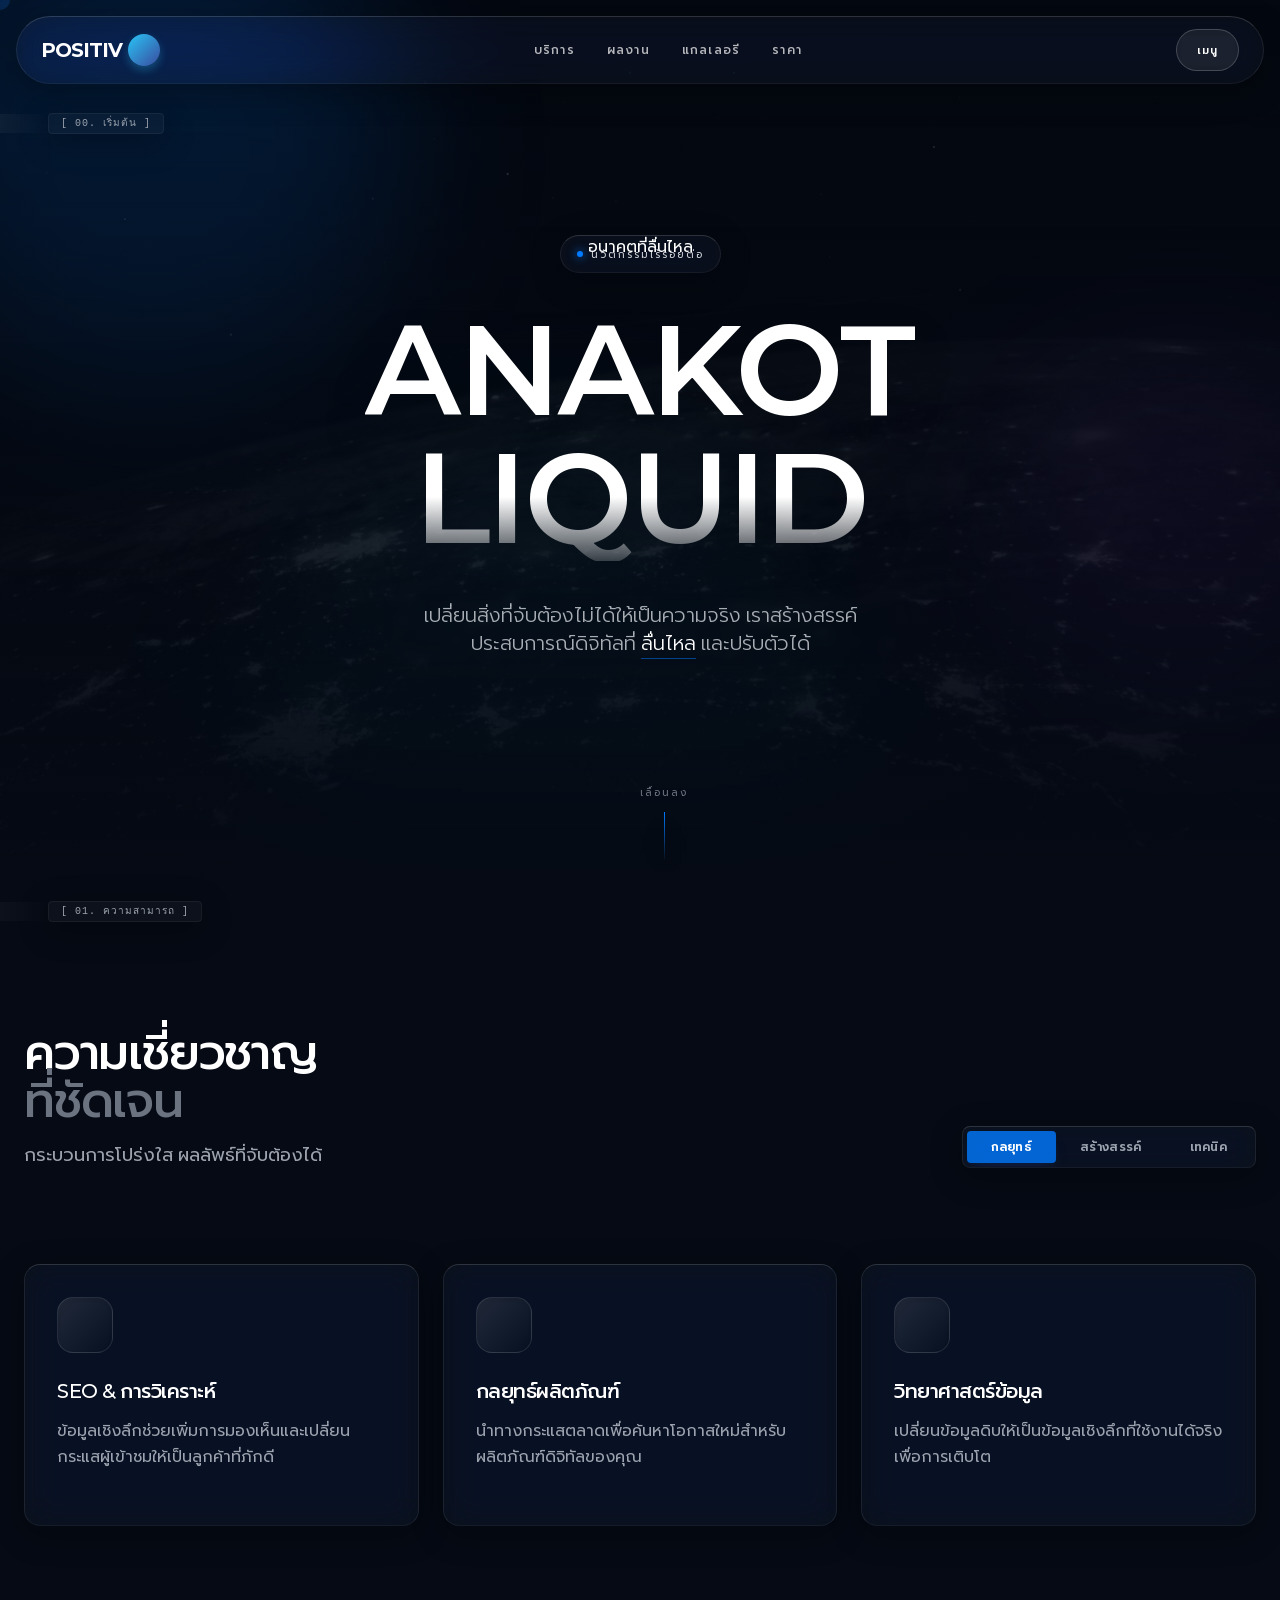
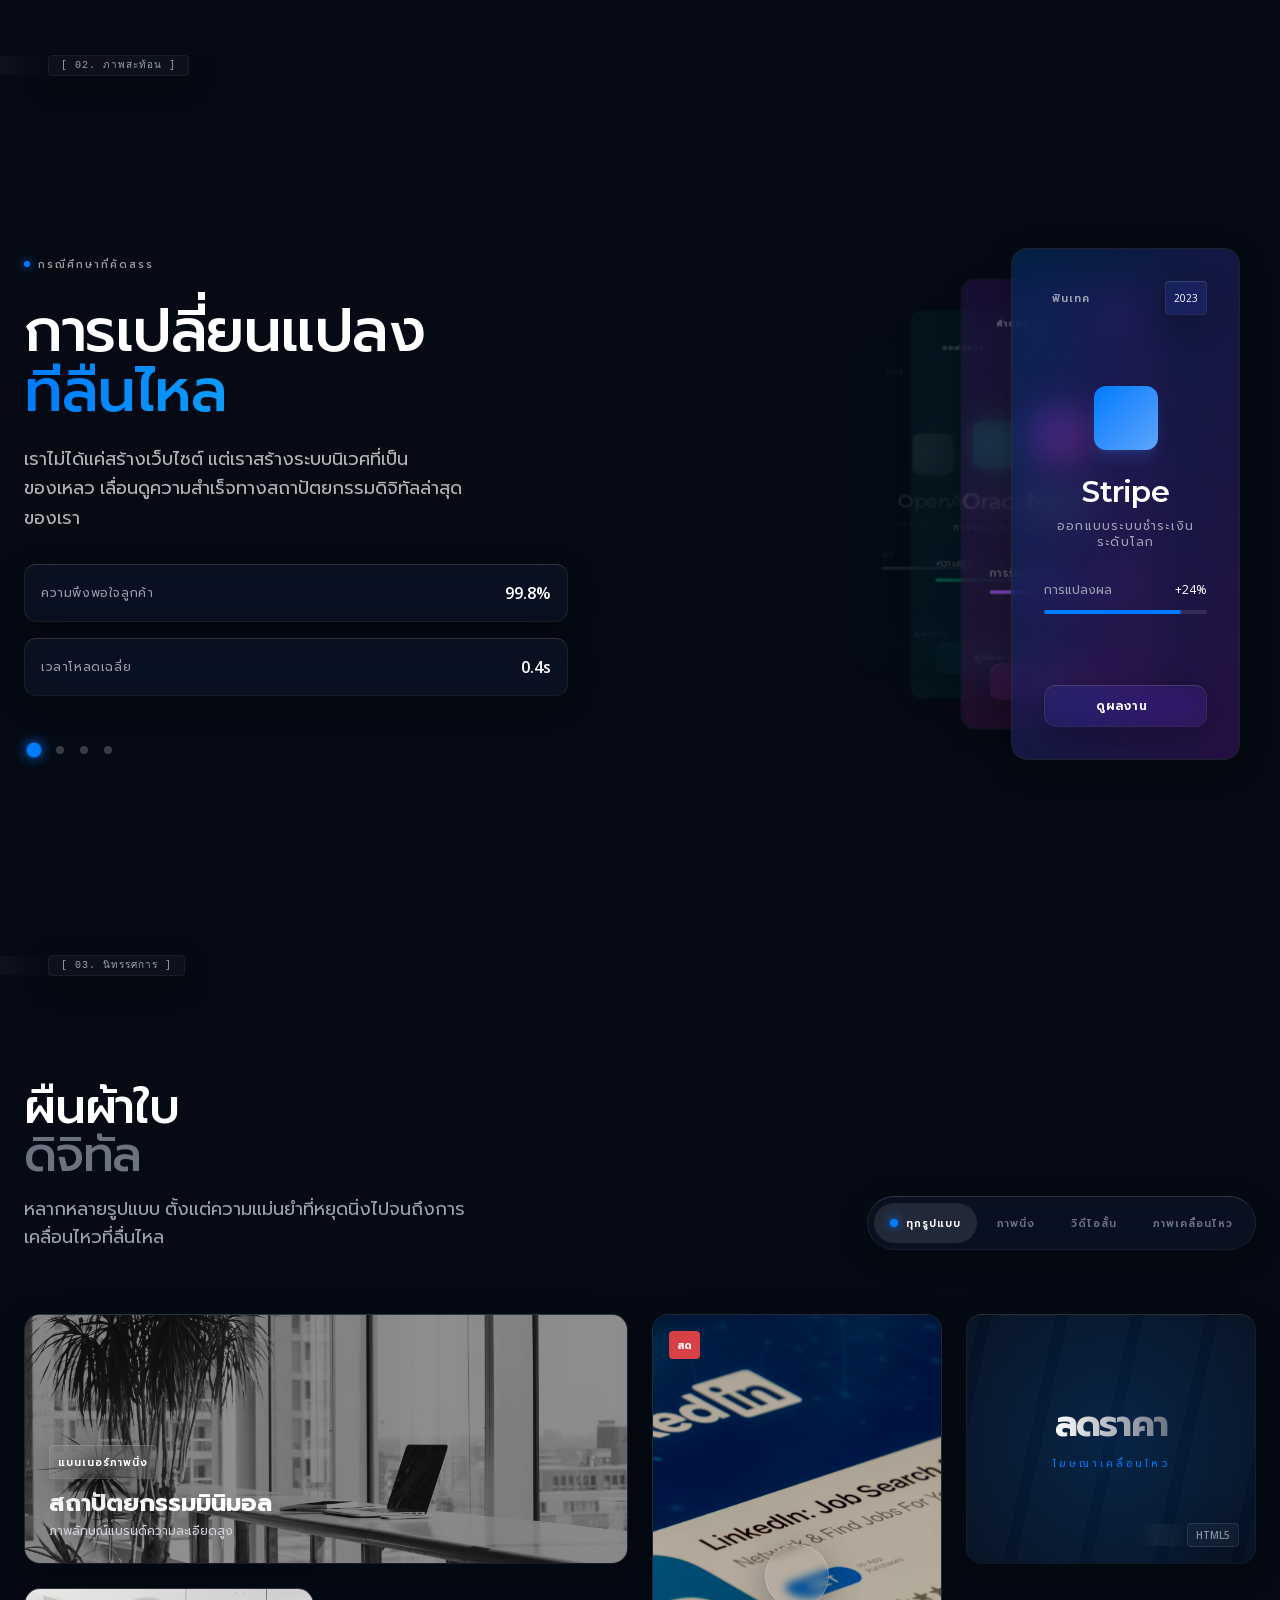
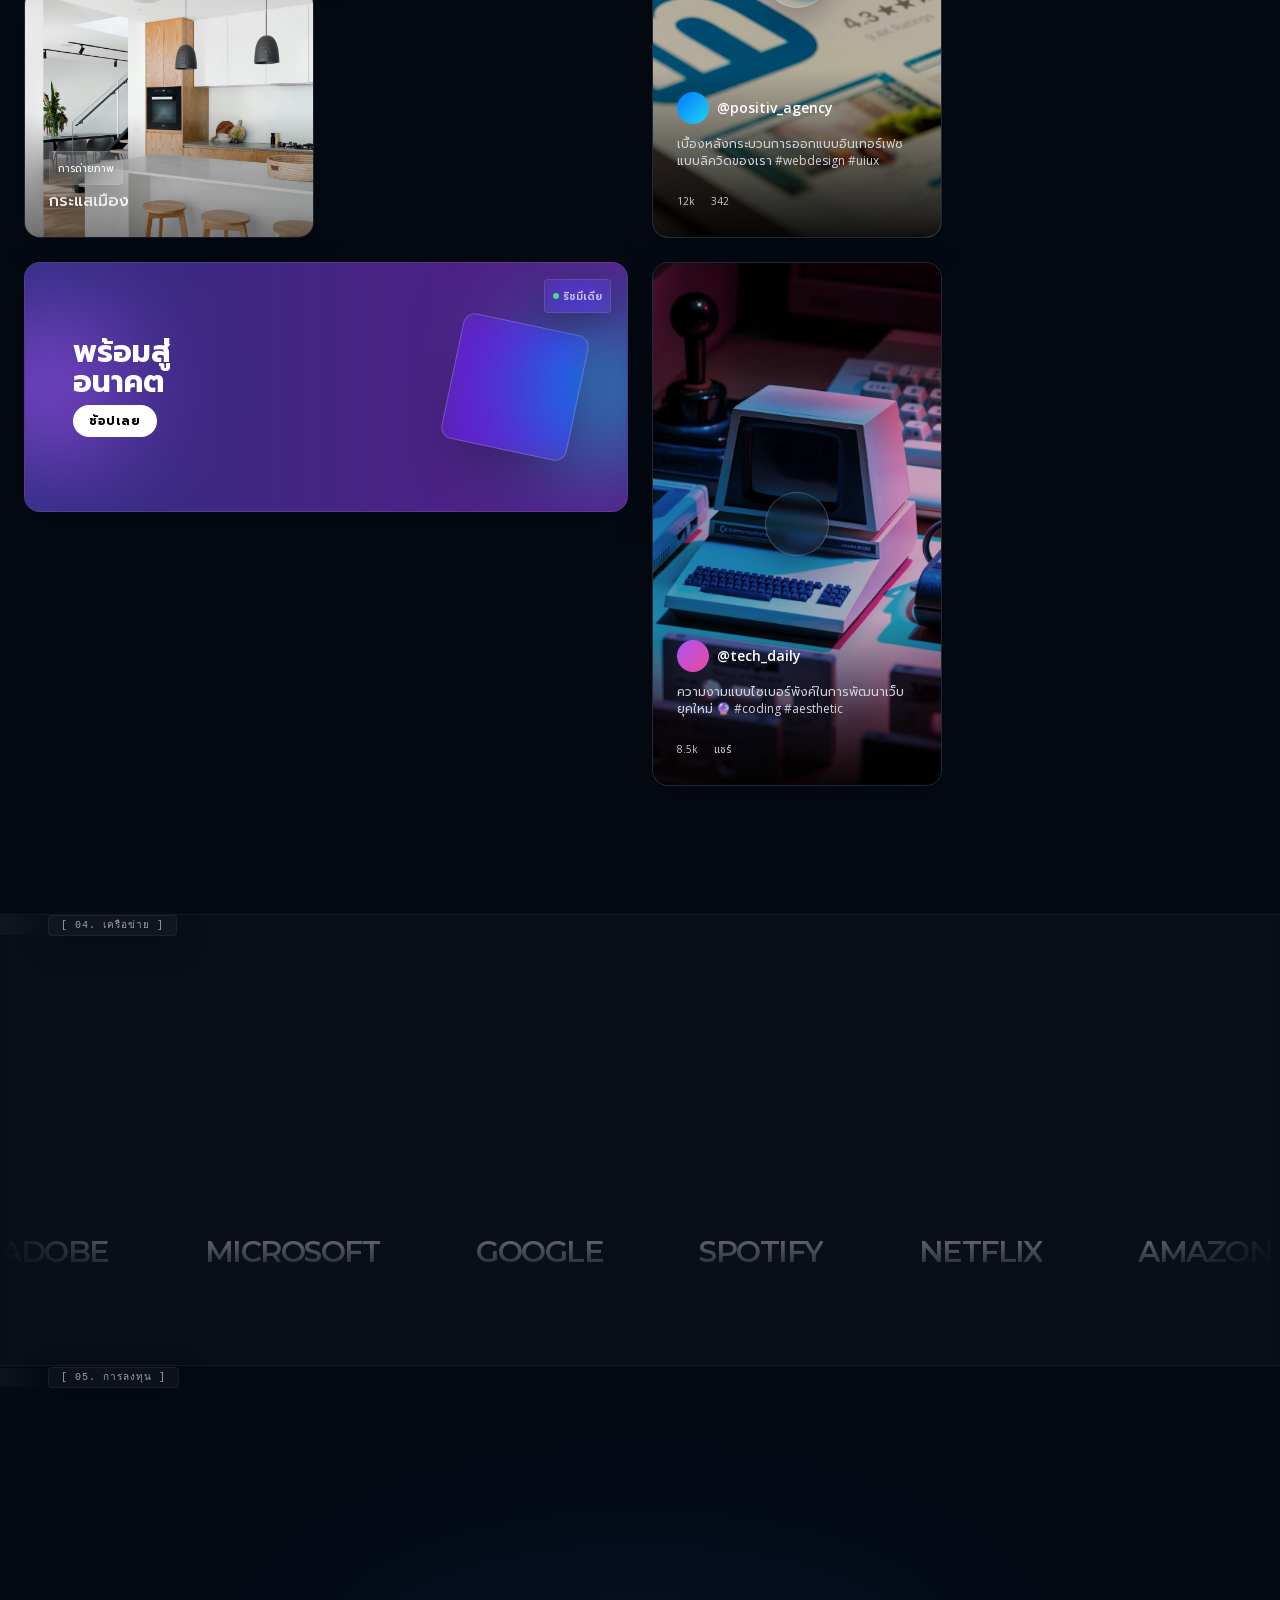
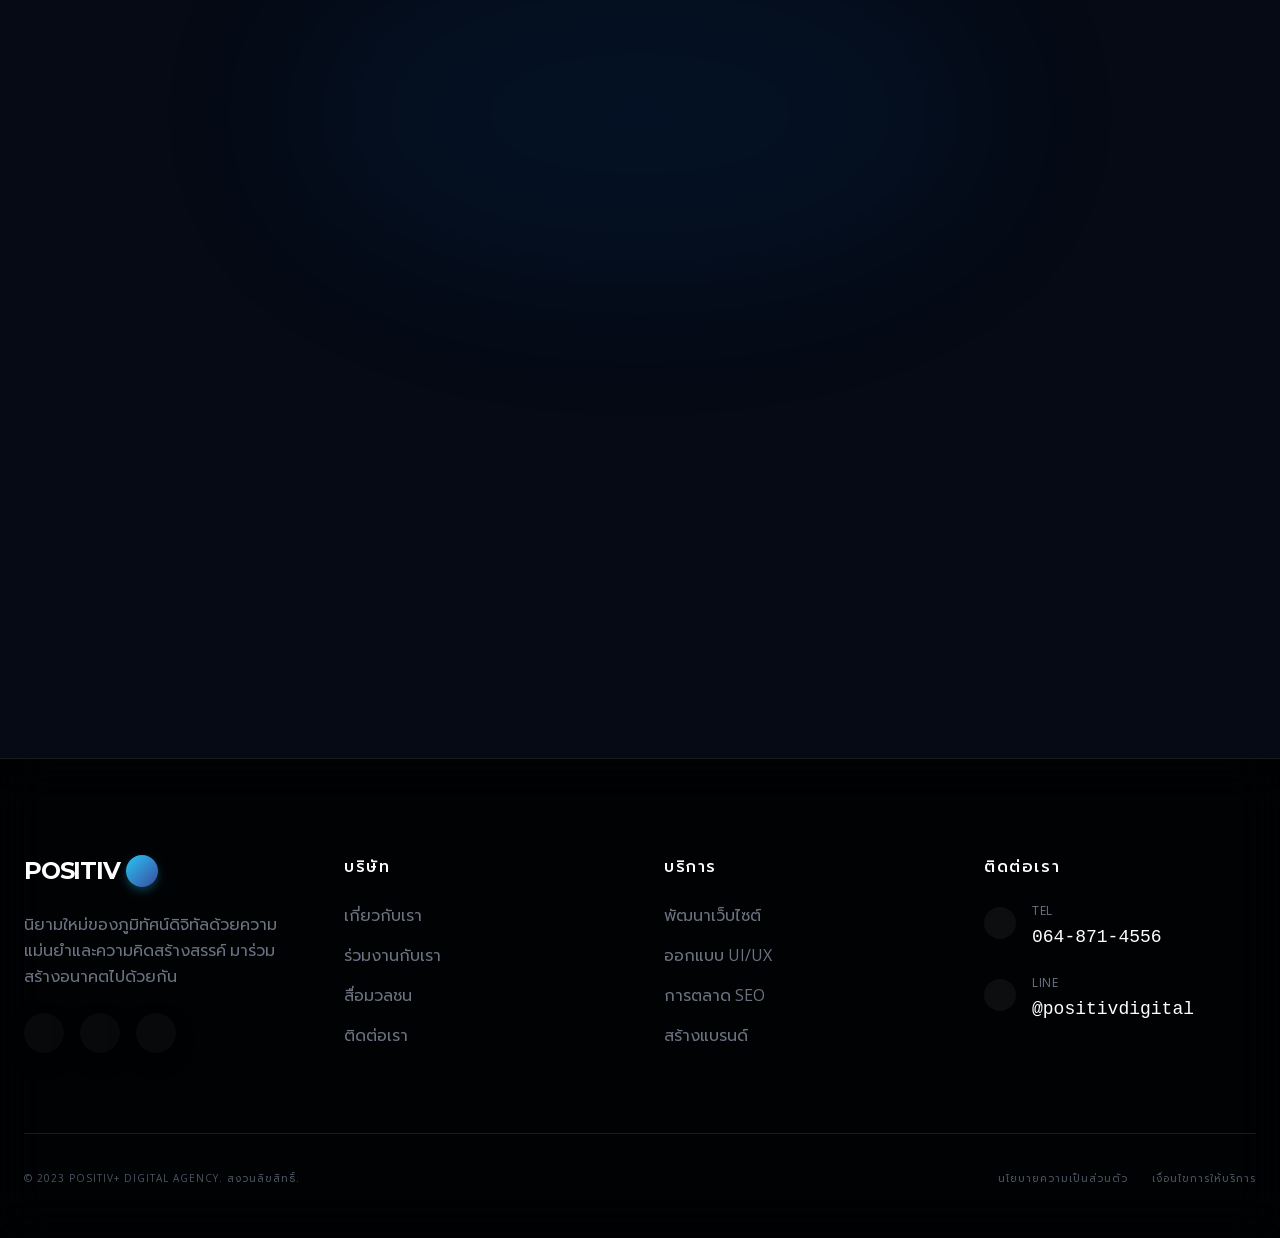
<file: glass-effect2/index.html>
<html class="scroll-smooth" lang="th"><head><meta charset="utf-8"/>
<meta content="width=device-width, initial-scale=1.0" name="viewport"/>
<title>Positiv+ | ดิจิทัลไร้รอยต่อ</title>
<script src="assets/iconify_654a1ef798a3.js"></script>
<link href="https://fonts.googleapis.com" rel="preconnect"/>
<link crossorigin="" href="https://fonts.gstatic.com" rel="preconnect"/>
<link href="assets/css2_ac990486f183.css" rel="stylesheet"/>
<script src="assets/resource_3fa48481346f.js"></script>
<style>
:root {
--cursor-size: 20px;
--cursor-hover-size: 80px;
}
body {
font-family: 'Open Sans', 'Prompt', sans-serif;
cursor: none;
overflow-x: hidden;
background-color: #050a14;
}
h1, h2, h3, h4, h5, h6, .font-heading {
font-family: 'Montserrat', 'Prompt', sans-serif;
}
/* Custom Scrollbar */
::-webkit-scrollbar { width: 6px; }
::-webkit-scrollbar-track { background: #050a14; }
::-webkit-scrollbar-thumb { background: rgba(255,255,255,0.2); border-radius: 3px; }
::-webkit-scrollbar-thumb:hover { background: #007bff; }
/* Liquid Glass Card Style */
.glass-panel {
background: rgba(255, 255, 255, 0.03);
backdrop-filter: blur(16px) saturate(180%);
-webkit-backdrop-filter: blur(16px) saturate(180%);
border-top: 1px solid rgba(255, 255, 255, 0.15);
border-left: 1px solid rgba(255, 255, 255, 0.08);
border-right: 1px solid rgba(255, 255, 255, 0.08);
border-bottom: 1px solid rgba(255, 255, 255, 0.05);
box-shadow: 0 8px 32px 0 rgba(0, 0, 0, 0.3);
position: relative;
overflow: hidden;
transition: all 0.5s cubic-bezier(0.4, 0, 0.2, 1);
}
.glass-panel::before {
content: '';
position: absolute;
top: 0; left: -100%; width: 100%; height: 100%;
background: linear-gradient(90deg, transparent, rgba(255,255,255,0.05), transparent);
transition: 0.5s;
pointer-events: none;
z-index: 20;
}
.glass-panel:hover {
background: rgba(255, 255, 255, 0.06);
border-color: rgba(255, 255, 255, 0.3);
transform: translateY(-5px);
box-shadow: 0 15px 40px rgba(0, 123, 255, 0.1);
}
.glass-panel:hover::before {
left: 100%;
transition: 0.7s ease-in-out;
}
/* Stacked Carousel Logic */
.stack-section {
--_offset-steps: 4rem;
--_scale-steps: 12;
--_opacity-steps: 15;
--_offset-steps-two: calc(var(--_offset-steps) * -1);
--_offset-steps-three: calc(var(--_offset-steps) * -2);
--scale-steps-two: calc(1 - var(--_scale-steps) * 0.01);
--scale-steps-three: calc(1 - var(--_scale-steps) * 0.02);
--opacity-steps-two: calc(1 - var(--_opacity-steps) * 0.02);
--opacity-steps-three: calc(1 - var(--_opacity-steps) * 0.04);
display: grid;
grid-template-areas: "stack";
width: min(calc(100% - 2rem), 32rem);
margin: 0 auto;
}
.stack-card {
grid-area: stack;
transition: 800ms cubic-bezier(0.23, 1, 0.32, 1);
translate: var(--_offset) 0;
order: var(--_order);
z-index: var(--_order);
scale: var(--_scale);
opacity: var(--_opacity);
cursor: none;
user-select: none;
transform-style: preserve-3d;
background: rgba(5, 10, 20, 0.6);
}
.stack-card:nth-of-type(1) { --_order: var(--_1-order); --_scale: var(--_1-scale); --_opacity: var(--_1-opacity); --_offset: var(--_1-offset); }
.stack-card:nth-of-type(2) { --_order: var(--_2-order); --_scale: var(--_2-scale); --_opacity: var(--_2-opacity); --_offset: var(--_2-offset); }
.stack-card:nth-of-type(3) { --_order: var(--_3-order); --_scale: var(--_3-scale); --_opacity: var(--_3-opacity); --_offset: var(--_3-offset); }
.stack-card:nth-of-type(4) { --_order: var(--_4-order); --_scale: var(--_4-scale); --_opacity: var(--_4-opacity); --_offset: var(--_4-offset); }
.stack-section.card-1-active {
--_1-order: 4; --_1-scale: 1; --_1-opacity: 1; --_1-offset: 0;
--_2-order: 3; --_2-scale: var(--scale-steps-two); --_2-opacity: var(--opacity-steps-two); --_2-offset: var(--_offset-steps-two);
--_3-order: 2; --_3-scale: var(--scale-steps-three); --_3-opacity: var(--opacity-steps-three); --_3-offset: var(--_offset-steps-three);
--_4-order: 1; --_4-scale: calc(1 - var(--_scale-steps) * 0.03); --_4-opacity: calc(1 - var(--_opacity-steps) * 0.06); --_4-offset: calc(var(--_offset-steps) * -3);
}
.stack-section.card-2-active {
--_2-order: 4; --_2-scale: 1; --_2-opacity: 1; --_2-offset: 0;
--_3-order: 3; --_3-scale: var(--scale-steps-two); --_3-opacity: var(--opacity-steps-two); --_3-offset: var(--_offset-steps-two);
--_4-order: 2; --_4-scale: var(--scale-steps-three); --_4-opacity: var(--opacity-steps-three); --_4-offset: var(--_offset-steps-three);
--_1-order: 1; --_1-scale: calc(1 - var(--_scale-steps) * 0.03); --_1-opacity: calc(1 - var(--_opacity-steps) * 0.06); --_1-offset: calc(var(--_offset-steps) * -3);
}
.stack-section.card-3-active {
--_3-order: 4; --_3-scale: 1; --_3-opacity: 1; --_3-offset: 0;
--_4-order: 3; --_4-scale: var(--scale-steps-two); --_4-opacity: var(--opacity-steps-two); --_4-offset: var(--_offset-steps-two);
--_1-order: 2; --_1-scale: var(--scale-steps-three); --_1-opacity: var(--opacity-steps-three); --_1-offset: var(--_offset-steps-three);
--_2-order: 1; --_2-scale: calc(1 - var(--_scale-steps) * 0.03); --_2-opacity: calc(1 - var(--_opacity-steps) * 0.06); --_2-offset: calc(var(--_offset-steps) * -3);
}
.stack-section.card-4-active {
--_4-order: 4; --_4-scale: 1; --_4-opacity: 1; --_4-offset: 0;
--_1-order: 3; --_1-scale: var(--scale-steps-two); --_1-opacity: var(--opacity-steps-two); --_1-offset: var(--_offset-steps-two);
--_2-order: 2; --_2-scale: var(--scale-steps-three); --_2-opacity: var(--opacity-steps-three); --_2-offset: var(--_offset-steps-three);
--_3-order: 1; --_3-scale: calc(1 - var(--_scale-steps) * 0.03); --_3-opacity: calc(1 - var(--_opacity-steps) * 0.06); --_3-offset: calc(var(--_offset-steps) * -3);
}
/* Ambient Liquid Blobs */
.liquid-blob {
position: absolute;
border-radius: 50%;
filter: blur(80px);
opacity: 0.6;
z-index: -1;
animation: float 10s infinite alternate cubic-bezier(0.4, 0, 0.2, 1);
}
@keyframes float {
0% { transform: translate(0, 0) scale(1); }
100% { transform: translate(30px, 50px) scale(1.1); }
}
/* Custom Cursor */
#cursor {
position: fixed; top: 0; left: 0;
width: var(--cursor-size); height: var(--cursor-size);
background-color: white; border-radius: 50%;
pointer-events: none; z-index: 9999;
transform: translate(-50%, -50%);
transition: width 0.3s, height 0.3s, background-color 0.3s;
mix-blend-mode: overlay;
backdrop-filter: blur(2px);
}
#cursor.hovered {
width: var(--cursor-hover-size); height: var(--cursor-hover-size);
opacity: 0.5; background-color: rgba(0, 123, 255, 0.5); mix-blend-mode: normal;
border: 1px solid rgba(255,255,255,0.5);
}
/* Loading Animation */
#preloader {
position: fixed; inset: 0; background: #050a14;
z-index: 10000; display: flex; justify-content: center; align-items: center;
transition: transform 0.8s cubic-bezier(0.86, 0, 0.07, 1);
}
#preloader.loaded { transform: translateY(-100%); }
.loader-bar { width: 200px; height: 1px; background: rgba(255,255,255,0.1); position: relative; overflow: hidden; }
.loader-progress { position: absolute; left: 0; top: 0; height: 100%; background: #007bff; width: 0%; transition: width 0.5s ease; }
/* Animation Utilities */
.will-change-transform { will-change: transform; }
.split-line { overflow: hidden; display: block; }
.split-line span {
display: block;
transform: translateY(100%);
transition: transform 1.2s cubic-bezier(0.23, 1, 0.32, 1);
}
.hero-revealed .split-line span { transform: translateY(0); }
.reveal { opacity: 0; transform: translateY(30px); transition: all 0.8s cubic-bezier(0.5, 0, 0, 1); }
.reveal.active { opacity: 1; transform: translateY(0); }
/* Grid Transition */
.service-grid {
transition: opacity 0.5s ease, transform 0.5s ease;
}
/* Marquee */
.marquee-container { mask-image: linear-gradient(to right, transparent, black 10%, black 90%, transparent); }
.marquee-content { display: flex; animation: scroll 30s linear infinite; }
@keyframes scroll { 0% { transform: translateX(0); } 100% { transform: translateX(-50%); } }
/* Inputs */
.input-group { position: relative; }
.input-group input {
width: 100%; background: transparent; border: none;
border-bottom: 1px solid rgba(255,255,255,0.2); padding: 10px 0;
color: white; outline: none; transition: border-color 0.3s;
}
.input-group label {
position: absolute; top: 10px; left: 0; color: rgba(255,255,255,0.5);
pointer-events: none; transition: 0.3s ease all;
}
.input-group input:focus { border-bottom-color: #007bff; }
.input-group input:focus ~ label, .input-group input:not(:placeholder-shown) ~ label {
top: -12px; font-size: 0.75rem; color: #007bff;
}
/* Noise */
.noise-overlay {
position: fixed; top: 0; left: 0; width: 100%; height: 100%;
pointer-events: none; z-index: 50; opacity: 0.04;
background: url("filter_3E_3Crect_width__100_25_ef7da59166f5.html")'/%3E%3C/svg%3E");
mix-blend-mode: overlay;
}
/* Custom Motion Animations for Gallery */
@keyframes slide-right { 0% { transform: translateX(-20%); } 100% { transform: translateX(0%); } }
@keyframes slide-left { 0% { transform: translateX(0%); } 100% { transform: translateX(-20%); } }
@keyframes pulse-soft { 0%, 100% { opacity: 0.6; } 50% { opacity: 1; } }
.motion-banner-anim { animation: slide-right 4s ease-in-out infinite alternate; }
.motion-banner-anim-rev { animation: slide-left 5s ease-in-out infinite alternate; }
.gallery-card-hover:hover .gallery-overlay { opacity: 1; }
.gallery-card-hover:hover .gallery-img { transform: scale(1.05); }
/* Filtering Transitions */
.gallery-item {
transition: all 0.5s cubic-bezier(0.4, 0, 0.2, 1);
}
.gallery-item.hidden-item {
display: none;
}
.gallery-item.fading-out {
opacity: 0;
transform: scale(0.95);
}
</style><style data-scroll-fix="true">
        /* Scroll fixes for offline viewing */
        html, body {
            overflow: auto !important;
            overflow-x: hidden !important;
            height: auto !important;
            min-height: 100% !important;
            scroll-behavior: auto !important;
            opacity: 1 !important;
            visibility: visible !important;
        }
        
        /* Force visibility - many sites use JS animations for initial display */
        body, .wrapper, main, #__next, #app, .page, .content {
            opacity: 1 !important;
            visibility: visible !important;
            transform: none !important;
        }
        
        /* Disable loader/preloader overlays */
        .loader, .preloader, .loading, [class*="loader"], [class*="preloader"] {
            display: none !important;
            opacity: 0 !important;
        }
        
        /* Show elements that might be hidden for animation */
        .word-inner, .char, .line, [data-aos], [data-scroll],
        .hero-text span, .hero-fade, [class*="hero"] span {
            opacity: 1 !important;
            transform: none !important;
            visibility: visible !important;
        }
        
        /* Reset Tailwind animation utility classes */
        .translate-y-full, .translate-x-full, .-translate-y-full, .-translate-x-full,
        .translate-y-1\/2, .-translate-y-1\/2, .translate-y-\[100\%\], .translate-y-\[110\%\] {
            transform: none !important;
        }
        
        /* Force visibility on common hidden-for-animation patterns */
        .opacity-0, [class*="opacity-0"] {
            opacity: 1 !important;
        }
        
        /* Reset scale transforms used for animations */
        .scale-0, .scale-50, .scale-75 {
            transform: none !important;
        }
        
        html.lenis, html.lenis-smooth, 
        body.lenis, body.lenis-smooth,
        .lenis-wrapper, .lenis-content,
        [data-lenis-prevent], [data-scroll-container] {
            overflow: visible !important;
            height: auto !important;
        }
        
        /* Fix flex containers that might cut off content */
        body.flex.items-center,
        body.flex.justify-center {
            align-items: flex-start !important;
            min-height: 100vh;
            height: auto !important;
        }
        
        /* Ensure main content scrolls */
        main, #__next, #__nuxt, #app, .main-content {
            overflow: visible !important;
            height: auto !important;
        }
        </style></head>
<body class="text-white selection:bg-[#007bff]/50 selection:text-white text-base">
<div id="cursor"></div>
<div class="noise-overlay"></div>
<!-- Liquid Background Layer -->
<div class="fixed inset-0 overflow-hidden pointer-events-none z-[-1]">
<div class="liquid-blob bg-[#007bff]" style="width: 500px; height: 500px; top: -100px; left: -100px; opacity: 0.2; animation-duration: 15s;"></div>
<div class="liquid-blob bg-purple-600" style="width: 400px; height: 400px; top: 40%; right: -100px; opacity: 0.15; animation-duration: 20s; animation-delay: -5s;"></div>
<div class="liquid-blob bg-cyan-600" style="width: 600px; height: 600px; bottom: -150px; left: 20%; opacity: 0.15; animation-duration: 25s; animation-delay: -10s;"></div>
</div>
<div id="preloader">
<div class="flex flex-col items-center gap-4">
<span class="font-heading tracking-[0.2em] text-xs uppercase text-white/50" id="loader-text">กำลังเริ่มต้นระบบลิควิด</span>
<div class="loader-bar">
<div class="loader-progress" id="loader-progress"></div>
</div>
</div>
</div>
<!-- Navigation -->
<nav class="fixed w-full z-[60] top-0 transition-all duration-300 py-4">
<div class="max-w-7xl mx-auto px-4">
<!-- Glass Navbar Container -->
<div class="glass-panel rounded-full px-6 py-3 flex items-center justify-between">
<a class="cursor-hover group flex items-center gap-1.5" href="#">
<span class="font-heading font-bold text-xl tracking-tighter text-white">POSITIV</span>
<div class="w-8 h-8 rounded-full bg-gradient-to-br from-[#29C5F6] to-[#3a4b9f] flex items-center justify-center shadow-[0_4px_10px_rgba(41,197,246,0.3)] group-hover:scale-105 transition-transform duration-300">
<span class="iconify text-white" data-icon="lucide:plus" data-stroke-width="4" data-width="20"></span>
</div>
</a>
<div class="hidden md:flex items-center gap-8">
<a class="cursor-hover text-xs font-medium uppercase tracking-widest text-white/70 hover:text-white transition-colors" href="#services">บริการ</a>
<a class="cursor-hover text-xs font-medium uppercase tracking-widest text-white/70 hover:text-white transition-colors" href="#work">ผลงาน</a>
<a class="cursor-hover text-xs font-medium uppercase tracking-widest text-white/70 hover:text-white transition-colors" href="#gallery">แกลเลอรี</a>
<a class="cursor-hover text-xs font-medium uppercase tracking-widest text-white/70 hover:text-white transition-colors" href="#pricing">ราคา</a>
</div>
<div class="hidden md:block">
<button class="cursor-hover px-5 py-2 border border-white/20 rounded-full text-[10px] font-semibold uppercase tracking-widest hover:bg-white hover:text-black transition-colors bg-white/5 backdrop-blur-sm">
                        เมนู
                    </button>
</div>
<button class="md:hidden text-white cursor-hover">
<span class="iconify" data-icon="lucide:menu" data-width="24"></span>
</button>
</div>
</div>
</nav>
<!-- HERO SECTION -->
<header class="relative h-screen w-full flex items-center justify-center overflow-hidden" id="hero">
<div class="absolute top-28 left-6 md:left-12 z-20 hidden md:block">
<span class="glass-panel px-3 py-1 rounded text-[10px] font-mono uppercase tracking-widest text-gray-400 border border-white/5">[ 00. เริ่มต้น ]</span>
</div>
<!-- Parallax BG Wrapper -->
<div class="absolute inset-0 z-0 overflow-hidden">
<img alt="Background" class="parallax-element w-full h-[120%] object-cover opacity-20 grayscale contrast-125 will-change-transform mix-blend-overlay" data-parallax-speed="0.5" src="assets/photo-1451187580459-43490279c0_db6c9a5bcb5e.avif"/>
<div class="absolute inset-0 bg-gradient-to-t from-[#050a14] via-[#050a14]/50 to-transparent"></div>
</div>
<div class="relative z-10 text-center px-6 w-full max-w-7xl mx-auto flex flex-col items-center">
<div class="reveal mb-8 opacity-0">
<div class="glass-panel inline-flex items-center gap-2 px-4 py-1.5 rounded-full">
<span class="w-1.5 h-1.5 rounded-full bg-[#007bff] animate-pulse shadow-[0_0_10px_#007bff]"></span>
<span class="text-[10px] uppercase tracking-[0.2em] text-gray-300">นวัตกรรมไร้รอยต่อ</span>
</div>
</div>
<h1 class="font-heading text-6xl md:text-8xl lg:text-9xl font-semibold leading-[0.85] tracking-tight text-white drop-shadow-2xl">
<span class="split-line"><span class="block">ANAKOT</span></span>
<span class="split-line"><span class="block text-transparent bg-clip-text bg-gradient-to-b from-white via-white to-white/20" style="transition-delay: 100ms">LIQUID</span></span>
</h1>
<!-- Replaced Thai Text to maintain visual weight similar to original but in meaning: Future (Anakot) Liquid -->
<h1 class="absolute opacity-0 pointer-events-none">อนาคตที่ลื่นไหล</h1>
<p class="mt-8 text-lg md:text-xl text-gray-300/80 font-light max-w-lg mx-auto leading-relaxed reveal opacity-0 delay-200 backdrop-blur-sm rounded-lg p-2">
                เปลี่ยนสิ่งที่จับต้องไม่ได้ให้เป็นความจริง เราสร้างสรรค์ประสบการณ์ดิจิทัลที่ <span class="text-white border-b border-[#007bff]/50 pb-0.5 cursor-hover hover:border-[#007bff] hover:text-[#007bff] transition-colors hover:shadow-[0_0_15px_rgba(0,123,255,0.4)]">ลื่นไหล</span> และปรับตัวได้
            </p>
</div>
<div class="absolute bottom-10 left-1/2 -translate-x-1/2 flex flex-col items-center gap-2 z-20 reveal opacity-0 delay-500">
<span class="text-[10px] uppercase tracking-[0.2em] text-gray-500">เลื่อนลง</span>
<div class="glass-panel w-[1px] h-12 !bg-gradient-to-b from-[#007bff] to-transparent/10 !border-0"></div>
</div>
</header>
<!-- Services Section -->
<section class="py-32 relative z-10" id="services">
<div class="absolute top-0 left-6 md:left-12 z-20 hidden md:block -translate-y-1/2">
<span class="glass-panel px-3 py-1 rounded text-[10px] font-mono uppercase tracking-widest text-gray-400 border border-white/5">[ 01. ความสามารถ ]</span>
</div>
<div class="max-w-7xl mx-auto px-6">
<div class="flex flex-col md:flex-row justify-between items-end mb-24 gap-8">
<div class="reveal">
<h2 class="font-heading text-4xl md:text-5xl font-medium tracking-tight mb-4 text-white">ความเชี่ยวชาญ<br/><span class="text-gray-500">ที่ชัดเจน</span></h2>
<p class="text-gray-400 max-w-sm text-lg">กระบวนการโปร่งใส ผลลัพธ์ที่จับต้องได้</p>
</div>
<div class="reveal flex p-1 glass-panel rounded-lg" id="service-tabs">
<button class="tab-btn cursor-hover px-6 py-2 text-xs font-semibold uppercase tracking-wide rounded bg-[#007bff]/80 backdrop-blur-md text-white shadow-lg shadow-blue-900/20 transition-all duration-300" data-tab="strategic">กลยุทธ์</button>
<button class="tab-btn cursor-hover px-6 py-2 text-xs font-semibold uppercase tracking-wide rounded text-gray-400 hover:text-white hover:bg-white/5 transition-all duration-300" data-tab="creative">สร้างสรรค์</button>
<button class="tab-btn cursor-hover px-6 py-2 text-xs font-semibold uppercase tracking-wide rounded text-gray-400 hover:text-white hover:bg-white/5 transition-all duration-300" data-tab="technical">เทคนิค</button>
</div>
</div>
<!-- Dynamic Grids Container -->
<div class="relative" id="services-grid-container">
<!-- Strategic Grid -->
<div class="service-grid grid grid-cols-1 md:grid-cols-2 lg:grid-cols-3 gap-6" id="grid-strategic">
<!-- Card 1 -->
<div class="glass-panel p-8 rounded-2xl cursor-hover group">
<div class="absolute top-0 right-0 p-8 opacity-20 group-hover:opacity-100 transition-opacity duration-500">
<span class="iconify text-white" data-icon="lucide:arrow-up-right" data-width="24"></span>
</div>
<div class="w-14 h-14 bg-gradient-to-br from-white/10 to-transparent border border-white/10 rounded-2xl flex items-center justify-center text-[#007bff] mb-6 shadow-inner">
<span class="iconify" data-icon="lucide:search" data-stroke-width="1.5" data-width="24"></span>
</div>
<h3 class="font-heading text-xl font-medium mb-3 text-white tracking-tight">SEO &amp; การวิเคราะห์</h3>
<p class="text-base text-gray-400 leading-relaxed mb-6">ข้อมูลเชิงลึกช่วยเพิ่มการมองเห็นและเปลี่ยนกระแสผู้เข้าชมให้เป็นลูกค้าที่ภักดี</p>
</div>
<!-- Card 2 -->
<div class="glass-panel p-8 rounded-2xl cursor-hover group">
<div class="absolute top-0 right-0 p-8 opacity-20 group-hover:opacity-100 transition-opacity duration-500">
<span class="iconify text-white" data-icon="lucide:arrow-up-right" data-width="24"></span>
</div>
<div class="w-14 h-14 bg-gradient-to-br from-white/10 to-transparent border border-white/10 rounded-2xl flex items-center justify-center text-[#007bff] mb-6 shadow-inner">
<span class="iconify" data-icon="lucide:compass" data-stroke-width="1.5" data-width="24"></span>
</div>
<h3 class="font-heading text-xl font-medium mb-3 text-white tracking-tight">กลยุทธ์ผลิตภัณฑ์</h3>
<p class="text-base text-gray-400 leading-relaxed mb-6">นำทางกระแสตลาดเพื่อค้นหาโอกาสใหม่สำหรับผลิตภัณฑ์ดิจิทัลของคุณ</p>
</div>
<!-- Card 3 -->
<div class="glass-panel p-8 rounded-2xl cursor-hover group">
<div class="absolute top-0 right-0 p-8 opacity-20 group-hover:opacity-100 transition-opacity duration-500">
<span class="iconify text-white" data-icon="lucide:arrow-up-right" data-width="24"></span>
</div>
<div class="w-14 h-14 bg-gradient-to-br from-white/10 to-transparent border border-white/10 rounded-2xl flex items-center justify-center text-[#007bff] mb-6 shadow-inner">
<span class="iconify" data-icon="lucide:bar-chart-2" data-stroke-width="1.5" data-width="24"></span>
</div>
<h3 class="font-heading text-xl font-medium mb-3 text-white tracking-tight">วิทยาศาสตร์ข้อมูล</h3>
<p class="text-base text-gray-400 leading-relaxed mb-6">เปลี่ยนข้อมูลดิบให้เป็นข้อมูลเชิงลึกที่ใช้งานได้จริงเพื่อการเติบโต</p>
</div>
</div>
<!-- Creative Grid -->
<div class="service-grid grid grid-cols-1 md:grid-cols-2 lg:grid-cols-3 gap-6 hidden opacity-0 transform translate-y-4" id="grid-creative">
<!-- Card 1 -->
<div class="glass-panel p-8 rounded-2xl cursor-hover group">
<div class="absolute top-0 right-0 p-8 opacity-20 group-hover:opacity-100 transition-opacity duration-500">
<span class="iconify text-white" data-icon="lucide:arrow-up-right" data-width="24"></span>
</div>
<div class="w-14 h-14 bg-gradient-to-br from-white/10 to-transparent border border-white/10 rounded-2xl flex items-center justify-center text-[#007bff] mb-6 shadow-inner">
<span class="iconify" data-icon="lucide:palette" data-stroke-width="1.5" data-width="24"></span>
</div>
<h3 class="font-heading text-xl font-medium mb-3 text-white tracking-tight">การออกแบบ UI/UX</h3>
<p class="text-base text-gray-400 leading-relaxed mb-6">อินเทอร์เฟซที่ให้ความรู้สึกเหมือนเป็นส่วนหนึ่งของความคิด ราบรื่น และใช้งานง่าย</p>
</div>
<!-- Card 2 -->
<div class="glass-panel p-8 rounded-2xl cursor-hover group">
<div class="absolute top-0 right-0 p-8 opacity-20 group-hover:opacity-100 transition-opacity duration-500">
<span class="iconify text-white" data-icon="lucide:arrow-up-right" data-width="24"></span>
</div>
<div class="w-14 h-14 bg-gradient-to-br from-white/10 to-transparent border border-white/10 rounded-2xl flex items-center justify-center text-[#007bff] mb-6 shadow-inner">
<span class="iconify" data-icon="lucide:film" data-stroke-width="1.5" data-width="24"></span>
</div>
<h3 class="font-heading text-xl font-medium mb-3 text-white tracking-tight">โมชั่นกราฟิก</h3>
<p class="text-base text-gray-400 leading-relaxed mb-6">ใส่พลังงานจลน์ลงในทุกการโต้ตอบ ทำให้พิกเซลที่หยุดนิ่งกลับมีชีวิต</p>
</div>
<!-- Card 3 -->
<div class="glass-panel p-8 rounded-2xl cursor-hover group">
<div class="absolute top-0 right-0 p-8 opacity-20 group-hover:opacity-100 transition-opacity duration-500">
<span class="iconify text-white" data-icon="lucide:arrow-up-right" data-width="24"></span>
</div>
<div class="w-14 h-14 bg-gradient-to-br from-white/10 to-transparent border border-white/10 rounded-2xl flex items-center justify-center text-[#007bff] mb-6 shadow-inner">
<span class="iconify" data-icon="lucide:fingerprint" data-stroke-width="1.5" data-width="24"></span>
</div>
<h3 class="font-heading text-xl font-medium mb-3 text-white tracking-tight">อัตลักษณ์แบรนด์</h3>
<p class="text-base text-gray-400 leading-relaxed mb-6">กลั่นกรองตัวตนของคุณให้เป็นภาษาภาพที่ลื่นไหลไปในทุกสื่อ</p>
</div>
</div>
<!-- Technical Grid -->
<div class="service-grid grid grid-cols-1 md:grid-cols-2 lg:grid-cols-3 gap-6 hidden opacity-0 transform translate-y-4" id="grid-technical">
<!-- Card 1 -->
<div class="glass-panel p-8 rounded-2xl cursor-hover group">
<div class="absolute top-0 right-0 p-8 opacity-20 group-hover:opacity-100 transition-opacity duration-500">
<span class="iconify text-white" data-icon="lucide:arrow-up-right" data-width="24"></span>
</div>
<div class="w-14 h-14 bg-gradient-to-br from-white/10 to-transparent border border-white/10 rounded-2xl flex items-center justify-center text-[#007bff] mb-6 shadow-inner">
<span class="iconify" data-icon="lucide:code-2" data-stroke-width="1.5" data-width="24"></span>
</div>
<h3 class="font-heading text-xl font-medium mb-3 text-white tracking-tight">พัฒนาเว็บไซต์</h3>
<p class="text-base text-gray-400 leading-relaxed mb-6">โครงสร้างโค้ดที่แข็งแกร่งดั่งเพชรและความยืดหยุ่นที่ปรับขนาดได้ดั่งน้ำ</p>
</div>
<!-- Card 2 -->
<div class="glass-panel p-8 rounded-2xl cursor-hover group">
<div class="absolute top-0 right-0 p-8 opacity-20 group-hover:opacity-100 transition-opacity duration-500">
<span class="iconify text-white" data-icon="lucide:arrow-up-right" data-width="24"></span>
</div>
<div class="w-14 h-14 bg-gradient-to-br from-white/10 to-transparent border border-white/10 rounded-2xl flex items-center justify-center text-[#007bff] mb-6 shadow-inner">
<span class="iconify" data-icon="lucide:smartphone" data-stroke-width="1.5" data-width="24"></span>
</div>
<h3 class="font-heading text-xl font-medium mb-3 text-white tracking-tight">พัฒนาแอปพลิเคชัน</h3>
<p class="text-base text-gray-400 leading-relaxed mb-6">แอปพลิเคชันที่ลื่นไหลและปรับตัวเข้ากับมือ อุปกรณ์ และบริบทของผู้ใช้ได้อย่างสมบูรณ์แบบ</p>
</div>
<!-- Card 3 -->
<div class="glass-panel p-8 rounded-2xl cursor-hover group">
<div class="absolute top-0 right-0 p-8 opacity-20 group-hover:opacity-100 transition-opacity duration-500">
<span class="iconify text-white" data-icon="lucide:arrow-up-right" data-width="24"></span>
</div>
<div class="w-14 h-14 bg-gradient-to-br from-white/10 to-transparent border border-white/10 rounded-2xl flex items-center justify-center text-[#007bff] mb-6 shadow-inner">
<span class="iconify" data-icon="lucide:cloud" data-stroke-width="1.5" data-width="24"></span>
</div>
<h3 class="font-heading text-xl font-medium mb-3 text-white tracking-tight">โครงสร้างพื้นฐานคลาวด์</h3>
<p class="text-base text-gray-400 leading-relaxed mb-6">ระบบเบื้องหลังที่ขยายตัวได้อย่างไร้ขีดจำกัดตามความต้องการทางดิจิทัลของคุณ</p>
</div>
</div>
</div>
</div>
</section>
<!-- Work Carousel Section -->
<section class="py-32 relative overflow-hidden z-10 min-h-screen flex items-center" id="work">
<div class="absolute top-0 left-6 md:left-12 z-20 hidden md:block -translate-y-1/2">
<span class="glass-panel px-3 py-1 rounded text-[10px] font-mono uppercase tracking-widest text-gray-400 border border-white/5">[ 02. ภาพสะท้อน ]</span>
</div>
<div class="max-w-7xl mx-auto px-6 w-full h-full">
<div class="flex flex-col lg:flex-row gap-12 items-center justify-between">
<!-- Left Content: Description -->
<div class="flex-1 max-w-xl lg:pr-8 reveal">
<div class="flex items-center space-x-2 mb-6">
<div class="w-1.5 h-1.5 bg-[#007bff] rounded-full animate-pulse shadow-[0_0_10px_#007bff]"></div>
<p class="text-[10px] uppercase tracking-[0.2em] text-white/60 font-medium">กรณีศึกษาที่คัดสรร</p>
</div>
<div class="mb-8">
<h2 class="font-heading text-4xl lg:text-6xl font-medium leading-tight tracking-tight mb-6 text-white">
<span class="block">การเปลี่ยนแปลง</span>
<span class="block bg-clip-text text-transparent bg-gradient-to-r from-[#007bff] to-cyan-400">ที่ลื่นไหล</span>
</h2>
<p class="text-lg text-white/70 leading-relaxed max-w-md">
                            เราไม่ได้แค่สร้างเว็บไซต์ แต่เราสร้างระบบนิเวศที่เป็นของเหลว เลื่อนดูความสำเร็จทางสถาปัตยกรรมดิจิทัลล่าสุดของเรา
                        </p>
</div>
<!-- Stats -->
<div class="space-y-4 text-base text-white/60 mb-12">
<div class="glass-panel p-4 rounded-xl flex items-center justify-between">
<span class="text-xs uppercase tracking-wider">ความพึงพอใจลูกค้า</span>
<span class="font-semibold text-white">99.8%</span>
</div>
<div class="glass-panel p-4 rounded-xl flex items-center justify-between">
<span class="text-xs uppercase tracking-wider">เวลาโหลดเฉลี่ย</span>
<span class="font-semibold text-white">0.4s</span>
</div>
</div>
<!-- Navigation Dots -->
<div class="flex space-x-4 items-center pl-1">
<button class="cursor-hover w-3 h-3 rounded-full bg-[#007bff] transition-all duration-300 scale-125 shadow-[0_0_10px_#007bff]" id="dot-1"></button>
<button class="cursor-hover w-2 h-2 rounded-full bg-white/20 hover:bg-white/50 transition-all duration-300" id="dot-2"></button>
<button class="cursor-hover w-2 h-2 rounded-full bg-white/20 hover:bg-white/50 transition-all duration-300" id="dot-3"></button>
<button class="cursor-hover w-2 h-2 rounded-full bg-white/20 hover:bg-white/50 transition-all duration-300" id="dot-4"></button>
</div>
</div>
<!-- Right Side: Interactive Stack Carousel -->
<div class="flex flex-col space-y-8 items-center w-full lg:w-auto reveal delay-200">
<div class="stack-section card-1-active relative" id="cards-container">
<!-- Card 1: Fintech -->
<div class="stack-card glass-panel rounded-2xl h-[30rem] md:h-[32rem] border border-white/10 relative overflow-hidden group">
<!-- Background Image/Gradient -->
<div class="absolute inset-0 bg-gradient-to-br from-[#007bff]/20 to-purple-900/40 z-0"></div>
<div class="relative z-10 h-full flex flex-col p-8">
<div class="flex items-center justify-between mb-6">
<div class="flex items-center space-x-2">
<span class="iconify text-[#007bff]" data-icon="lucide:zap" data-stroke-width="1.5" data-width="16"></span>
<span class="text-[10px] font-semibold text-white/60 uppercase tracking-widest">ฟินเทค</span>
</div>
<span class="glass-panel px-2 py-1 rounded text-[10px] text-white">2023</span>
</div>
<div class="flex-1 flex flex-col justify-center items-center text-center">
<div class="w-16 h-16 bg-gradient-to-br from-[#007bff] to-blue-400 rounded-xl flex items-center justify-center mb-6 shadow-lg shadow-blue-500/20 group-hover:scale-110 transition-transform duration-500">
<span class="iconify text-white" data-icon="lucide:credit-card" data-stroke-width="1.5" data-width="32"></span>
</div>
<h3 class="font-heading text-3xl font-semibold tracking-tight mb-2 text-white">Stripe</h3>
<p class="text-xs text-white/60 mb-8 uppercase tracking-widest">ออกแบบระบบชำระเงินระดับโลก</p>
<div class="w-full space-y-3 mb-6">
<div class="flex justify-between text-xs text-gray-400">
<span>การแปลงผล</span>
<span class="text-white">+24%</span>
</div>
<div class="w-full bg-white/10 rounded-full h-1">
<div class="bg-[#007bff] h-1 rounded-full w-[84%]"></div>
</div>
</div>
</div>
<button class="cursor-hover w-full py-3 px-4 glass-panel rounded-xl text-white text-xs font-semibold uppercase tracking-widest hover:bg-white hover:text-black transition-all duration-300 flex items-center justify-center gap-2">
                                    ดูผลงาน <span class="iconify" data-icon="lucide:arrow-right" data-width="14"></span>
</button>
</div>
</div>
<!-- Card 2: E-Commerce -->
<div class="stack-card glass-panel rounded-2xl h-[30rem] md:h-[32rem] border border-white/10 relative overflow-hidden group">
<div class="absolute inset-0 bg-gradient-to-br from-purple-600/20 to-pink-900/40 z-0"></div>
<div class="relative z-10 h-full flex flex-col p-8">
<div class="flex items-center justify-between mb-6">
<div class="flex items-center space-x-2">
<span class="iconify text-purple-400" data-icon="lucide:shopping-bag" data-stroke-width="1.5" data-width="16"></span>
<span class="text-[10px] font-semibold text-white/60 uppercase tracking-widest">ค้าปลีก</span>
</div>
<span class="glass-panel px-2 py-1 rounded text-[10px] text-white">2023</span>
</div>
<div class="flex-1 flex flex-col justify-center items-center text-center">
<div class="w-16 h-16 bg-gradient-to-br from-purple-500 to-pink-500 rounded-xl flex items-center justify-center mb-6 shadow-lg shadow-purple-500/20 group-hover:scale-110 transition-transform duration-500">
<span class="iconify text-white" data-icon="lucide:shirt" data-stroke-width="1.5" data-width="32"></span>
</div>
<h3 class="font-heading text-3xl font-semibold tracking-tight mb-2 text-white">Neon</h3>
<p class="text-xs text-white/60 mb-8 uppercase tracking-widest">แฟชั่นที่สมจริง</p>
<div class="w-full space-y-3 mb-6">
<div class="flex justify-between text-xs text-gray-400">
<span>การรักษาลูกค้า</span>
<span class="text-white">+45%</span>
</div>
<div class="w-full bg-white/10 rounded-full h-1">
<div class="bg-purple-500 h-1 rounded-full w-[90%]"></div>
</div>
</div>
</div>
<button class="cursor-hover w-full py-3 px-4 glass-panel rounded-xl text-white text-xs font-semibold uppercase tracking-widest hover:bg-white hover:text-black transition-all duration-300 flex items-center justify-center gap-2">
                                    ดูผลงาน <span class="iconify" data-icon="lucide:arrow-right" data-width="14"></span>
</button>
</div>
</div>
<!-- Card 3: Enterprise -->
<div class="stack-card glass-panel rounded-2xl h-[30rem] md:h-[32rem] border border-white/10 relative overflow-hidden group">
<div class="absolute inset-0 bg-gradient-to-br from-emerald-600/20 to-teal-900/40 z-0"></div>
<div class="relative z-10 h-full flex flex-col p-8">
<div class="flex items-center justify-between mb-6">
<div class="flex items-center space-x-2">
<span class="iconify text-emerald-400" data-icon="lucide:database" data-stroke-width="1.5" data-width="16"></span>
<span class="text-[10px] font-semibold text-white/60 uppercase tracking-widest">ซอฟต์แวร์</span>
</div>
<span class="glass-panel px-2 py-1 rounded text-[10px] text-white">2022</span>
</div>
<div class="flex-1 flex flex-col justify-center items-center text-center">
<div class="w-16 h-16 bg-gradient-to-br from-emerald-500 to-teal-500 rounded-xl flex items-center justify-center mb-6 shadow-lg shadow-emerald-500/20 group-hover:scale-110 transition-transform duration-500">
<span class="iconify text-white" data-icon="lucide:bar-chart-2" data-stroke-width="1.5" data-width="32"></span>
</div>
<h3 class="font-heading text-3xl font-semibold tracking-tight mb-2 text-white">Oracle</h3>
<p class="text-xs text-white/60 mb-8 uppercase tracking-widest">การแสดงผลข้อมูล</p>
<div class="w-full space-y-3 mb-6">
<div class="flex justify-between text-xs text-gray-400">
<span>ความเร็ว</span>
<span class="text-white">10x</span>
</div>
<div class="w-full bg-white/10 rounded-full h-1">
<div class="bg-emerald-500 h-1 rounded-full w-[95%]"></div>
</div>
</div>
</div>
<button class="cursor-hover w-full py-3 px-4 glass-panel rounded-xl text-white text-xs font-semibold uppercase tracking-widest hover:bg-white hover:text-black transition-all duration-300 flex items-center justify-center gap-2">
                                    ดูผลงาน <span class="iconify" data-icon="lucide:arrow-right" data-width="14"></span>
</button>
</div>
</div>
<!-- Card 4: AI -->
<div class="stack-card glass-panel rounded-2xl h-[30rem] md:h-[32rem] border border-white/10 relative overflow-hidden group">
<div class="absolute inset-0 bg-gradient-to-br from-white/10 to-gray-900/40 z-0"></div>
<div class="relative z-10 h-full flex flex-col p-8">
<div class="flex items-center justify-between mb-6">
<div class="flex items-center space-x-2">
<span class="iconify text-white" data-icon="lucide:cpu" data-stroke-width="1.5" data-width="16"></span>
<span class="text-[10px] font-semibold text-white/60 uppercase tracking-widest">เอไอ</span>
</div>
<span class="glass-panel px-2 py-1 rounded text-[10px] text-white">2024</span>
</div>
<div class="flex-1 flex flex-col justify-center items-center text-center">
<div class="w-16 h-16 bg-gradient-to-br from-white to-gray-400 rounded-xl flex items-center justify-center mb-6 shadow-lg shadow-white/10 group-hover:scale-110 transition-transform duration-500">
<span class="iconify text-black" data-icon="lucide:bot" data-stroke-width="1.5" data-width="32"></span>
</div>
<h3 class="font-heading text-3xl font-semibold tracking-tight mb-2 text-white">OpenAI</h3>
<p class="text-xs text-white/60 mb-8 uppercase tracking-widest">ตรรกะอินเทอร์เฟซ</p>
<div class="w-full space-y-3 mb-6">
<div class="flex justify-between text-xs text-gray-400">
<span>ผู้ใช้</span>
<span class="text-white">100M+</span>
</div>
<div class="w-full bg-white/10 rounded-full h-1">
<div class="bg-white h-1 rounded-full w-[99%]"></div>
</div>
</div>
</div>
<button class="cursor-hover w-full py-3 px-4 glass-panel rounded-xl text-white text-xs font-semibold uppercase tracking-widest hover:bg-white hover:text-black transition-all duration-300 flex items-center justify-center gap-2">
                                    ดูผลงาน <span class="iconify" data-icon="lucide:arrow-right" data-width="14"></span>
</button>
</div>
</div>
</div>
</div>
</div>
</div>
</section>
<!-- PORTFOLIO GALLERY SECTION -->
<section class="py-32 relative z-10" id="gallery">
<div class="absolute top-0 left-6 md:left-12 z-20 hidden md:block -translate-y-1/2">
<span class="glass-panel px-3 py-1 rounded text-[10px] font-mono uppercase tracking-widest text-gray-400 border border-white/5">[ 03. นิทรรศการ ]</span>
</div>
<div class="max-w-7xl mx-auto px-6">
<div class="mb-16 reveal flex flex-col md:flex-row justify-between items-end gap-6">
<div>
<h2 class="font-heading text-4xl md:text-5xl font-medium tracking-tight mb-4 text-white">ผืนผ้าใบ<br/><span class="text-gray-500">ดิจิทัล</span></h2>
<p class="text-gray-400 max-w-md text-lg">หลากหลายรูปแบบ ตั้งแต่ความแม่นยำที่หยุดนิ่งไปจนถึงการเคลื่อนไหวที่ลื่นไหล</p>
</div>
<!-- UPDATED FILTER BAR -->
<div class="glass-panel p-1.5 rounded-full flex items-center gap-1 relative overflow-hidden" id="portfolio-filter">
<button class="filter-btn cursor-pointer px-4 py-2 text-[10px] uppercase tracking-widest font-semibold text-white bg-white/10 rounded-full shadow-inner transition-all duration-300 flex items-center gap-2" data-filter="all">
<span class="w-2 h-2 rounded-full bg-[#007bff] shadow-[0_0_10px_#007bff]"></span> ทุกรูปแบบ
                    </button>
<button class="filter-btn cursor-pointer px-4 py-2 text-[10px] uppercase tracking-widest font-semibold text-gray-500 hover:text-white transition-all duration-300 rounded-full" data-filter="static">ภาพนิ่ง</button>
<button class="filter-btn cursor-pointer px-4 py-2 text-[10px] uppercase tracking-widest font-semibold text-gray-500 hover:text-white transition-all duration-300 rounded-full" data-filter="shorts">วิดีโอสั้น</button>
<button class="filter-btn cursor-pointer px-4 py-2 text-[10px] uppercase tracking-widest font-semibold text-gray-500 hover:text-white transition-all duration-300 rounded-full" data-filter="motion">ภาพเคลื่อนไหว</button>
</div>
</div>
<!-- Bento Grid Gallery -->
<div class="grid grid-cols-1 md:grid-cols-3 lg:grid-cols-4 auto-rows-[250px] gap-6" id="gallery-grid">
<!-- Item 1: Static Banner (Wide) -->
<div class="gallery-item md:col-span-2 lg:col-span-2 row-span-1 glass-panel rounded-2xl overflow-hidden cursor-hover group gallery-card-hover reveal delay-100" data-category="static">
<div class="absolute inset-0 bg-black/40 z-10 group-hover:bg-black/20 transition-all duration-500"></div>
<img alt="Static Banner" class="w-full h-full object-cover gallery-img transition-transform duration-700 filter grayscale group-hover:grayscale-0" src="assets/photo-1497215728101-856f4ea421_38d4ebff5f89.avif"/>
<!-- Overlay Info -->
<div class="absolute inset-0 z-20 flex flex-col justify-end p-6 gallery-overlay opacity-0 transition-opacity duration-300">
<span class="glass-panel w-fit px-2 py-1 rounded text-[10px] font-semibold uppercase tracking-widest text-white mb-2 backdrop-blur-md">แบนเนอร์ภาพนิ่ง</span>
<h4 class="font-heading text-2xl font-bold text-white">สถาปัตยกรรมมินิมอล</h4>
<p class="text-xs text-gray-300 mt-1">ภาพลักษณ์แบรนด์ความละเอียดสูง</p>
</div>
</div>
<!-- Item 2: Short-form Video (Vertical) -->
<div class="gallery-item md:col-span-1 row-span-2 glass-panel rounded-2xl overflow-hidden cursor-hover group reveal delay-200 border border-white/10 relative" data-category="shorts">
<!-- Fake Video UI Container -->
<div class="absolute inset-0 z-0">
<img alt="Short Form" class="w-full h-full object-cover filter contrast-125 brightness-75" src="assets/photo-1616469829581-73993eb86b_bcf29263e0b5.avif"/>
<!-- CSS Play Animation -->
<div class="absolute inset-0 flex items-center justify-center">
<div class="w-16 h-16 rounded-full glass-panel flex items-center justify-center backdrop-blur-sm border border-white/20 group-hover:scale-110 transition-transform duration-300">
<span class="iconify text-white" data-fill="white" data-icon="lucide:play" data-width="24"></span>
</div>
</div>
</div>
<!-- App UI Overlay -->
<div class="absolute top-4 left-4 z-20 flex gap-2">
<span class="bg-red-500/90 text-white text-[10px] font-bold px-2 py-0.5 rounded animate-pulse">สด</span>
</div>
<div class="absolute bottom-0 w-full p-6 z-20 bg-gradient-to-t from-black/90 to-transparent">
<div class="flex items-center gap-2 mb-3">
<div class="w-8 h-8 rounded-full bg-gradient-to-br from-[#007bff] to-cyan-400"></div>
<span class="text-sm font-semibold text-white">@positiv_agency</span>
</div>
<p class="text-xs text-gray-300 leading-snug mb-4">เบื้องหลังกระบวนการออกแบบอินเทอร์เฟซแบบลิควิดของเรา #webdesign #uiux</p>
<div class="flex justify-between items-center text-white/80">
<div class="flex gap-4">
<div class="flex flex-col items-center gap-1"><span class="iconify" data-icon="lucide:heart" data-width="20"></span><span class="text-[10px]">12k</span></div>
<div class="flex flex-col items-center gap-1"><span class="iconify" data-icon="lucide:message-circle" data-width="20"></span><span class="text-[10px]">342</span></div>
</div>
<span class="iconify animate-spin-slow" data-icon="lucide:disc" data-width="24"></span>
</div>
</div>
</div>
<!-- Item 3: Motion Banner (Standard) -->
<div class="gallery-item md:col-span-1 row-span-1 glass-panel rounded-2xl overflow-hidden cursor-hover group reveal delay-150 relative bg-[#050a14]" data-category="motion">
<!-- CSS Motion Animation -->
<div class="absolute inset-0 overflow-hidden flex items-center justify-center">
<div class="absolute w-[200%] h-[200%] bg-[radial-gradient(circle,rgba(0,123,255,0.2)_0%,transparent_70%)] motion-banner-anim"></div>
<div class="absolute inset-0 grid grid-cols-6 gap-2 opacity-20 transform rotate-12 scale-150">
<div class="bg-white/10 h-full rounded-full motion-banner-anim" style="animation-delay: 0.1s"></div>
<div class="bg-white/10 h-full rounded-full motion-banner-anim" style="animation-delay: 0.3s"></div>
<div class="bg-white/10 h-full rounded-full motion-banner-anim" style="animation-delay: 0.5s"></div>
<div class="bg-white/10 h-full rounded-full motion-banner-anim" style="animation-delay: 0.7s"></div>
<div class="bg-white/10 h-full rounded-full motion-banner-anim" style="animation-delay: 0.9s"></div>
<div class="bg-white/10 h-full rounded-full motion-banner-anim" style="animation-delay: 1.1s"></div>
</div>
<div class="relative z-10 text-center">
<span class="block text-4xl font-heading font-black text-transparent bg-clip-text bg-gradient-to-r from-white to-gray-500 tracking-tighter motion-banner-anim-rev">ลดราคา</span>
<span class="text-[10px] uppercase tracking-[0.3em] text-[#007bff] block mt-2">โฆษณาเคลื่อนไหว</span>
</div>
</div>
<div class="absolute bottom-4 right-4 z-20">
<span class="glass-panel px-2 py-1 rounded text-[10px] font-semibold text-white/50 border border-white/10">HTML5</span>
</div>
</div>
<!-- Item 4: Static Banner (Square) -->
<div class="gallery-item md:col-span-1 row-span-1 glass-panel rounded-2xl overflow-hidden cursor-hover group gallery-card-hover reveal delay-100" data-category="static">
<img alt="Static" class="w-full h-full object-cover gallery-img transition-transform duration-700" src="assets/photo-1600607686527-6fb8860907_1e02151f11ec.avif"/>
<div class="absolute inset-0 bg-gradient-to-t from-black/80 via-transparent to-transparent opacity-60 group-hover:opacity-100 transition-opacity"></div>
<div class="absolute bottom-6 left-6 z-20">
<span class="glass-panel px-2 py-1 rounded text-[10px] uppercase text-white mb-1 inline-block">การถ่ายภาพ</span>
<h4 class="text-white font-medium">กระแสเมือง</h4>
</div>
</div>
<!-- Item 5: Motion Banner (Wide) -->
<div class="gallery-item md:col-span-2 lg:col-span-2 row-span-1 glass-panel rounded-2xl overflow-hidden cursor-hover group reveal delay-300 relative bg-gradient-to-r from-indigo-900 to-purple-900 border border-white/10" data-category="motion">
<!-- CSS Motion Elements -->
<div class="absolute inset-0 flex items-center justify-between px-12 overflow-hidden">
<div class="w-32 h-32 bg-purple-500 rounded-full blur-[60px] absolute -left-10 motion-banner-anim"></div>
<div class="w-32 h-32 bg-cyan-500 rounded-full blur-[60px] absolute -right-10 motion-banner-anim-rev"></div>
<div class="relative z-10 w-1/2">
<h3 class="text-3xl font-heading font-bold text-white leading-none mb-2">พร้อมสู่ <br/> อนาคต</h3>
<button class="px-4 py-2 bg-white text-black text-xs font-bold uppercase tracking-wider rounded-full hover:scale-105 transition-transform">ช้อปเลย</button>
</div>
<div class="relative z-10 w-1/2 flex justify-end">
<!-- Simulated Product Float -->
<div class="w-32 h-32 glass-panel rounded-xl border border-white/20 flex items-center justify-center transform rotate-12 group-hover:rotate-0 transition-transform duration-500 shadow-2xl">
<span class="iconify text-white" data-icon="lucide:box" data-width="40"></span>
</div>
</div>
</div>
<div class="absolute top-4 right-4 z-20">
<span class="glass-panel px-2 py-1 rounded text-[10px] font-semibold text-white/70 border border-white/10 flex items-center gap-1"><span class="w-1.5 h-1.5 rounded-full bg-green-400 animate-pulse"></span> ริชมีเดีย</span>
</div>
</div>
<!-- Item 6: Short Form (Vertical) -->
<div class="gallery-item md:col-span-1 row-span-2 glass-panel rounded-2xl overflow-hidden cursor-hover group reveal delay-200 border border-white/10 relative" data-category="shorts">
<div class="absolute inset-0 z-0">
<img alt="Short Form" class="w-full h-full object-cover filter brightness-75 sepia-[0.2]" src="assets/photo-1550745165-9bc0b252726f_2beca779a952.avif"/>
<div class="absolute inset-0 flex items-center justify-center">
<div class="w-16 h-16 rounded-full glass-panel flex items-center justify-center backdrop-blur-sm border border-white/20 group-hover:scale-110 transition-transform duration-300">
<span class="iconify text-white" data-fill="white" data-icon="lucide:play" data-width="24"></span>
</div>
</div>
</div>
<div class="absolute bottom-0 w-full p-6 z-20 bg-gradient-to-t from-black/90 to-transparent">
<div class="flex items-center gap-2 mb-3">
<div class="w-8 h-8 rounded-full bg-gradient-to-br from-purple-500 to-pink-500"></div>
<span class="text-sm font-semibold text-white">@tech_daily</span>
</div>
<p class="text-xs text-gray-300 leading-snug mb-4">ความงามแบบไซเบอร์พังค์ในการพัฒนาเว็บยุคใหม่ 🔮 #coding #aesthetic</p>
<div class="flex justify-between items-center text-white/80">
<div class="flex gap-4">
<div class="flex flex-col items-center gap-1"><span class="iconify" data-icon="lucide:heart" data-width="20"></span><span class="text-[10px]">8.5k</span></div>
<div class="flex flex-col items-center gap-1"><span class="iconify" data-icon="lucide:share-2" data-width="20"></span><span class="text-[10px]">แชร์</span></div>
</div>
</div>
</div>
</div>
</div>
</div>
</section>
<!-- Trust & Partners (Marquee) -->
<section class="py-24 relative z-10">
<!-- Background strip glass -->
<div class="absolute inset-0 bg-white/[0.02] backdrop-blur-sm border-y border-white/5 z-0"></div>
<div class="absolute top-0 left-6 md:left-12 z-20 hidden md:block -translate-y-1/2">
<span class="glass-panel px-3 py-1 rounded text-[10px] font-mono uppercase tracking-widest text-gray-400 border border-white/5">[ 04. เครือข่าย ]</span>
</div>
<div class="max-w-7xl mx-auto px-6 mb-16 text-center relative z-10">
<h4 class="reveal text-xs font-semibold uppercase tracking-widest text-gray-400 mb-12">ได้รับความไว้วางใจจากผู้นำระดับโลก</h4>
<div class="grid grid-cols-2 md:grid-cols-4 gap-12 mb-20">
<div class="reveal text-center"><span class="block text-5xl font-heading font-medium text-white mb-2 counter drop-shadow-lg" data-target="12">0</span><span class="text-[10px] text-gray-500 uppercase tracking-widest">ปีประสบการณ์</span></div>
<div class="reveal text-center delay-100"><span class="block text-5xl font-heading font-medium text-white mb-2 counter drop-shadow-lg" data-target="250">0</span><span class="text-[10px] text-gray-500 uppercase tracking-widest">โครงการที่ส่งมอบ</span></div>
<div class="reveal text-center delay-200"><span class="block text-5xl font-heading font-medium text-white mb-2 counter drop-shadow-lg" data-target="18">0</span><span class="text-[10px] text-gray-500 uppercase tracking-widest">รางวัลที่ได้รับ</span></div>
<div class="reveal text-center delay-300"><span class="block text-5xl font-heading font-medium text-white mb-2 counter drop-shadow-lg" data-target="4">0</span><span class="text-[10px] text-gray-500 uppercase tracking-widest">สาขาทั่วโลก</span></div>
</div>
</div>
<div class="marquee-container overflow-hidden whitespace-nowrap relative w-full z-10">
<div class="marquee-content gap-24 items-center opacity-50 hover:opacity-100 transition-opacity duration-500">
<span class="text-3xl font-heading font-semibold tracking-tighter text-transparent bg-clip-text bg-gradient-to-b from-white/80 to-white/20">ADOBE</span>
<span class="text-3xl font-heading font-semibold tracking-tighter text-transparent bg-clip-text bg-gradient-to-b from-white/80 to-white/20">MICROSOFT</span>
<span class="text-3xl font-heading font-semibold tracking-tighter text-transparent bg-clip-text bg-gradient-to-b from-white/80 to-white/20">GOOGLE</span>
<span class="text-3xl font-heading font-semibold tracking-tighter text-transparent bg-clip-text bg-gradient-to-b from-white/80 to-white/20">SPOTIFY</span>
<span class="text-3xl font-heading font-semibold tracking-tighter text-transparent bg-clip-text bg-gradient-to-b from-white/80 to-white/20">NETFLIX</span>
<span class="text-3xl font-heading font-semibold tracking-tighter text-transparent bg-clip-text bg-gradient-to-b from-white/80 to-white/20">AMAZON</span>
<span class="text-3xl font-heading font-semibold tracking-tighter text-transparent bg-clip-text bg-gradient-to-b from-white/80 to-white/20">AIRBNB</span>
<span class="text-3xl font-heading font-semibold tracking-tighter text-transparent bg-clip-text bg-gradient-to-b from-white/80 to-white/20">ADOBE</span>
<span class="text-3xl font-heading font-semibold tracking-tighter text-transparent bg-clip-text bg-gradient-to-b from-white/80 to-white/20">MICROSOFT</span>
<span class="text-3xl font-heading font-semibold tracking-tighter text-transparent bg-clip-text bg-gradient-to-b from-white/80 to-white/20">GOOGLE</span>
<span class="text-3xl font-heading font-semibold tracking-tighter text-transparent bg-clip-text bg-gradient-to-b from-white/80 to-white/20">SPOTIFY</span>
</div>
</div>
</section>
<!-- Pricing Section -->
<section class="py-32 relative z-10" id="pricing">
<div class="absolute top-0 left-6 md:left-12 z-20 hidden md:block -translate-y-1/2">
<span class="glass-panel px-3 py-1 rounded text-[10px] font-mono uppercase tracking-widest text-gray-400 border border-white/5">[ 05. การลงทุน ]</span>
</div>
<!-- Subtle backing blob for pricing -->
<div class="liquid-blob bg-[#007bff]" style="width: 700px; height: 300px; top: 20%; left: 50%; transform: translateX(-50%); opacity: 0.08; filter: blur(100px);"></div>
<div class="max-w-7xl mx-auto px-6">
<div class="text-center mb-20 reveal">
<h2 class="font-heading text-4xl md:text-5xl font-medium tracking-tight mb-4 text-white">ความลื่นไหล<br/><span class="text-gray-500">ที่ขยายขนาดได้</span></h2>
<p class="text-gray-400 max-w-md mx-auto text-lg">เลือกสถานะที่เหมาะสมกับการเติบโตของคุณ</p>
</div>
<div class="grid grid-cols-1 md:grid-cols-3 gap-8 items-start">
<!-- Option S: Solid -->
<div class="glass-panel p-8 rounded-2xl cursor-hover hover:border-white/20 group reveal delay-100 flex flex-col h-full relative overflow-hidden">
<div class="relative z-10">
<div class="w-12 h-12 bg-white/5 rounded-xl flex items-center justify-center text-gray-400 mb-6 group-hover:scale-110 transition-transform duration-300">
<span class="font-heading font-bold text-xl">S</span>
</div>
<h3 class="font-heading text-2xl font-semibold text-white mb-2">Solid (มั่นคง)</h3>
<p class="text-sm text-gray-400 mb-6 h-10">รากฐานดิจิทัลสำหรับธุรกิจใหม่</p>
<div class="flex items-baseline gap-1 mb-8">
<span class="text-4xl font-heading font-bold text-white">฿9,900</span>
<span class="text-xs text-gray-500 uppercase tracking-wider">/ เดือน</span>
</div>
<ul class="space-y-4 mb-8">
<li class="flex items-start gap-3 text-sm text-gray-300">
<span class="iconify text-gray-500 mt-0.5" data-icon="lucide:check-circle" data-width="16"></span>
<span>สถาปัตยกรรมหน้าเดียว</span>
</li>
<li class="flex items-start gap-3 text-sm text-gray-300">
<span class="iconify text-gray-500 mt-0.5" data-icon="lucide:check-circle" data-width="16"></span>
<span>SEO พื้นฐาน &amp; การวิเคราะห์</span>
</li>
<li class="flex items-start gap-3 text-sm text-gray-300">
<span class="iconify text-gray-500 mt-0.5" data-icon="lucide:check-circle" data-width="16"></span>
<span>รองรับมือถือ</span>
</li>
<li class="flex items-start gap-3 text-sm text-gray-300">
<span class="iconify text-gray-500 mt-0.5" data-icon="lucide:check-circle" data-width="16"></span>
<span>แก้ไขงานได้ 1 ครั้ง</span>
</li>
</ul>
<button class="cursor-hover w-full py-3 px-4 glass-panel border border-white/10 rounded-xl text-white/70 text-xs font-semibold uppercase tracking-widest hover:bg-white hover:text-black hover:border-white transition-all duration-300">
                            เริ่มต้นเล็กๆ
                        </button>
</div>
</div>
<!-- Option M: Liquid (Highlighted) -->
<div class="glass-panel p-8 rounded-2xl cursor-hover border-[#007bff]/50 hover:border-[#007bff] group reveal delay-200 flex flex-col h-full relative overflow-hidden transform md:-translate-y-4 shadow-[0_0_40px_rgba(0,123,255,0.15)]">
<!-- Highlight Gradient -->
<div class="absolute inset-0 bg-gradient-to-b from-[#007bff]/10 to-transparent pointer-events-none"></div>
<div class="absolute top-0 right-0 p-4">
<span class="bg-[#007bff] text-white text-[10px] font-bold uppercase tracking-widest px-2 py-1 rounded shadow-lg shadow-blue-500/20">ยอดนิยม</span>
</div>
<div class="relative z-10">
<div class="w-12 h-12 bg-[#007bff] rounded-xl flex items-center justify-center text-white mb-6 shadow-lg shadow-blue-500/30 group-hover:scale-110 transition-transform duration-300">
<span class="font-heading font-bold text-xl">M</span>
</div>
<h3 class="font-heading text-2xl font-semibold text-white mb-2">Liquid (ลื่นไหล)</h3>
<p class="text-sm text-gray-400 mb-6 h-10">ระบบนิเวศที่ปรับตัวได้สำหรับแบรนด์ที่กำลังเติบโต</p>
<div class="flex items-baseline gap-1 mb-8">
<span class="text-4xl font-heading font-bold text-white">฿19,900</span>
<span class="text-xs text-gray-500 uppercase tracking-wider">/ เดือน</span>
</div>
<ul class="space-y-4 mb-8">
<li class="flex items-start gap-3 text-sm text-gray-300">
<span class="iconify text-[#007bff] mt-0.5" data-icon="lucide:check-circle" data-width="16"></span>
<span>เว็บแอปพลิเคชันเต็มรูปแบบ</span>
</li>
<li class="flex items-start gap-3 text-sm text-gray-300">
<span class="iconify text-[#007bff] mt-0.5" data-icon="lucide:check-circle" data-width="16"></span>
<span>แอนิเมชัน &amp; โมชั่นขั้นสูง</span>
</li>
<li class="flex items-start gap-3 text-sm text-gray-300">
<span class="iconify text-[#007bff] mt-0.5" data-icon="lucide:check-circle" data-width="16"></span>
<span>ระบบจัดการเนื้อหา (CMS)</span>
</li>
<li class="flex items-start gap-3 text-sm text-gray-300">
<span class="iconify text-[#007bff] mt-0.5" data-icon="lucide:check-circle" data-width="16"></span>
<span>แก้ไขงานได้ 3 ครั้ง</span>
</li>
</ul>
<button class="cursor-hover w-full py-3 px-4 bg-[#007bff] rounded-xl text-white text-xs font-semibold uppercase tracking-widest hover:bg-white hover:text-[#007bff] transition-all duration-300 shadow-lg shadow-blue-900/40">
                            เลือกแบบลื่นไหล
                        </button>
</div>
</div>
<!-- Option L: Gas -->
<div class="glass-panel p-8 rounded-2xl cursor-hover hover:border-white/20 group reveal delay-300 flex flex-col h-full relative overflow-hidden">
<div class="relative z-10">
<div class="w-12 h-12 bg-gradient-to-br from-white/20 to-transparent border border-white/10 rounded-xl flex items-center justify-center text-white mb-6 group-hover:scale-110 transition-transform duration-300">
<span class="font-heading font-bold text-xl">L</span>
</div>
<h3 class="font-heading text-2xl font-semibold text-white mb-2">Ethereal (เหนือระดับ)</h3>
<p class="text-sm text-gray-400 mb-6 h-10">โซลูชันที่ครอบคลุมสำหรับองค์กรขนาดใหญ่</p>
<div class="flex items-baseline gap-1 mb-8">
<span class="text-4xl font-heading font-bold text-white">฿29,900</span>
<span class="text-xs text-gray-500 uppercase tracking-wider">/ เดือน</span>
</div>
<ul class="space-y-4 mb-8">
<li class="flex items-start gap-3 text-sm text-gray-300">
<span class="iconify text-gray-500 mt-0.5" data-icon="lucide:check-circle" data-width="16"></span>
<span>โครงสร้างพื้นฐานระดับโลก</span>
</li>
<li class="flex items-start gap-3 text-sm text-gray-300">
<span class="iconify text-gray-500 mt-0.5" data-icon="lucide:check-circle" data-width="16"></span>
<span>การรวม AI &amp; Machine Learning</span>
</li>
<li class="flex items-start gap-3 text-sm text-gray-300">
<span class="iconify text-gray-500 mt-0.5" data-icon="lucide:check-circle" data-width="16"></span>
<span>สนับสนุน 24/7 ลำดับความสำคัญสูง</span>
</li>
<li class="flex items-start gap-3 text-sm text-gray-300">
<span class="iconify text-gray-500 mt-0.5" data-icon="lucide:check-circle" data-width="16"></span>
<span>แก้ไขงานได้ไม่จำกัด</span>
</li>
</ul>
<button class="cursor-hover w-full py-3 px-4 glass-panel border border-white/10 rounded-xl text-white/70 text-xs font-semibold uppercase tracking-widest hover:bg-white hover:text-black hover:border-white transition-all duration-300">
                            เลือกแบบเหนือระดับ
                        </button>
</div>
</div>
</div>
</div>
</section>
<!-- Footer -->
<footer class="bg-black/80 backdrop-blur-xl pt-24 pb-12 border-t border-white/10 relative z-20" id="contact">
<div class="max-w-7xl mx-auto px-6">
<div class="grid grid-cols-1 md:grid-cols-2 lg:grid-cols-4 gap-12 mb-20">
<div class="space-y-6">
<div class="flex items-center gap-1.5 mb-6">
<span class="font-heading font-bold text-2xl tracking-tighter text-white">POSITIV</span>
<div class="w-8 h-8 rounded-full bg-gradient-to-br from-[#29C5F6] to-[#3a4b9f] flex items-center justify-center shadow-[0_4px_10px_rgba(41,197,246,0.3)]">
<span class="iconify text-white" data-icon="lucide:plus" data-stroke-width="4" data-width="20"></span>
</div>
</div>
<p class="text-gray-500 text-base leading-relaxed">นิยามใหม่ของภูมิทัศน์ดิจิทัลด้วยความแม่นยำและความคิดสร้างสรรค์ มาร่วมสร้างอนาคตไปด้วยกัน</p>
<div class="flex gap-4">
<a class="cursor-hover w-10 h-10 rounded-full glass-panel flex items-center justify-center text-white hover:bg-[#007bff] hover:text-white transition-colors border-0" href="#"><span class="iconify" data-icon="lucide:twitter" data-width="16"></span></a>
<a class="cursor-hover w-10 h-10 rounded-full glass-panel flex items-center justify-center text-white hover:bg-[#007bff] hover:text-white transition-colors border-0" href="#"><span class="iconify" data-icon="lucide:linkedin" data-width="16"></span></a>
<a class="cursor-hover w-10 h-10 rounded-full glass-panel flex items-center justify-center text-white hover:bg-[#007bff] hover:text-white transition-colors border-0" href="#"><span class="iconify" data-icon="lucide:instagram" data-width="16"></span></a>
</div>
</div>
<div>
<h5 class="font-heading font-medium text-white mb-6 text-base uppercase tracking-widest">บริษัท</h5>
<ul class="space-y-4 text-base text-gray-500">
<li><a class="cursor-hover hover:text-white transition-colors" href="#">เกี่ยวกับเรา</a></li>
<li><a class="cursor-hover hover:text-white transition-colors" href="#">ร่วมงานกับเรา</a></li>
<li><a class="cursor-hover hover:text-white transition-colors" href="#">สื่อมวลชน</a></li>
<li><a class="cursor-hover hover:text-white transition-colors" href="#">ติดต่อเรา</a></li>
</ul>
</div>
<div>
<h5 class="font-heading font-medium text-white mb-6 text-base uppercase tracking-widest">บริการ</h5>
<ul class="space-y-4 text-base text-gray-500">
<li><a class="cursor-hover hover:text-white transition-colors" href="#">พัฒนาเว็บไซต์</a></li>
<li><a class="cursor-hover hover:text-white transition-colors" href="#">ออกแบบ UI/UX</a></li>
<li><a class="cursor-hover hover:text-white transition-colors" href="#">การตลาด SEO</a></li>
<li><a class="cursor-hover hover:text-white transition-colors" href="#">สร้างแบรนด์</a></li>
</ul>
</div>
<div>
<h5 class="font-heading font-medium text-white mb-6 text-base uppercase tracking-widest">ติดต่อเรา</h5>
<div class="space-y-6">
<div class="flex items-start gap-4">
<div class="w-8 h-8 rounded-full bg-white/5 flex items-center justify-center shrink-0 mt-1">
<span class="iconify text-[#007bff]" data-icon="lucide:phone" data-width="16"></span>
</div>
<div>
<p class="text-xs text-gray-500 uppercase tracking-wider mb-1">Tel</p>
<a class="cursor-hover text-white text-lg font-mono hover:text-[#007bff] transition-colors block" href="tel:0648714556">064-871-4556</a>
</div>
</div>
<div class="flex items-start gap-4">
<div class="w-8 h-8 rounded-full bg-white/5 flex items-center justify-center shrink-0 mt-1">
<span class="iconify text-[#06C755]" data-icon="lucide:message-circle" data-width="16"></span>
</div>
<div>
<p class="text-xs text-gray-500 uppercase tracking-wider mb-1">Line</p>
<a class="cursor-hover text-white text-lg font-mono hover:text-[#06C755] transition-colors block" href="#">@positivdigital</a>
</div>
</div>
</div>
</div>
</div>
<div class="pt-8 border-t border-white/10 flex flex-col md:flex-row justify-between items-center gap-4 text-[10px] uppercase tracking-widest text-gray-600">
<p>© 2023 Positiv+ Digital Agency. สงวนลิขสิทธิ์.</p>
<div class="flex gap-6">
<a class="cursor-hover hover:text-white transition-colors" href="#">นโยบายความเป็นส่วนตัว</a>
<a class="cursor-hover hover:text-white transition-colors" href="#">เงื่อนไขการให้บริการ</a>
</div>
</div>
</div>
</footer>
<script>
        // Custom Cursor Logic
        const cursor = document.getElementById('cursor');
        const hoverElements = document.querySelectorAll('.cursor-hover');

        document.addEventListener('mousemove', (e) => {
            cursor.style.left = e.clientX + 'px';
            cursor.style.top = e.clientY + 'px';
        });

        hoverElements.forEach(el => {
            el.addEventListener('mouseenter', () => cursor.classList.add('hovered'));
            el.addEventListener('mouseleave', () => cursor.classList.remove('hovered'));
        });

        // Preloader Logic
        window.addEventListener('load', () => {
            const progress = document.getElementById('loader-progress');
            const preloader = document.getElementById('preloader');
            
            let loadVal = 0;
            const loadInterval = setInterval(() => {
                loadVal += Math.floor(Math.random() * 10) + 5;
                if(loadVal > 100) loadVal = 100;
                progress.style.width = loadVal + '%';
                
                if(loadVal === 100) {
                    clearInterval(loadInterval);
                    setTimeout(() => {
                        preloader.classList.add('loaded');
                        document.querySelector('#hero').classList.add('hero-revealed');
                        setTimeout(revealOnScroll, 500); 
                    }, 500);
                }
            }, 50);
        });

        // PARALLAX ENGINE
        let ticking = false;
        
        function updateParallax() {
            const parallaxElements = document.querySelectorAll('.parallax-element');
            const scrollTop = window.scrollY;
            const windowHeight = window.innerHeight;

            parallaxElements.forEach(el => {
                const speed = parseFloat(el.getAttribute('data-parallax-speed')) || 0.1;
                const rect = el.parentElement.getBoundingClientRect(); // relative to viewport
                const elementTop = rect.top;
                const elementHeight = rect.height;

                if (elementTop < windowHeight && elementTop + elementHeight > 0) {
                    let yPos = 0;
                    const center = windowHeight / 2;
                    const elCenter = elementTop + (elementHeight / 2);
                    const diff = center - elCenter;
                    yPos = diff * speed;
                    
                    el.style.transform = `translateY(${yPos}px)`;
                }
            });
            ticking = false;
        }

        window.addEventListener('scroll', () => {
            if (!ticking) {
                window.requestAnimationFrame(updateParallax);
                ticking = true;
            }
        }, { passive: true });

        updateParallax();

        // Reveal on Scroll
        function revealOnScroll() {
            const reveals = document.querySelectorAll('.reveal');
            const windowHeight = window.innerHeight;
            const elementVisible = 100;

            reveals.forEach((reveal) => {
                const elementTop = reveal.getBoundingClientRect().top;
                if (elementTop < windowHeight - elementVisible) {
                    reveal.classList.add('active');
                    const counters = reveal.querySelectorAll('.counter');
                    counters.forEach(counter => {
                        if (!counter.classList.contains('counted')) {
                            counter.classList.add('counted');
                            animateCounter(counter);
                        }
                    });
                }
            });
        }
        window.addEventListener('scroll', revealOnScroll);

        // Counter
        function animateCounter(el) {
            const target = +el.getAttribute('data-target');
            const duration = 2000; 
            const step = target / (duration / 16); 
            let current = 0;
            const timer = setInterval(() => {
                current += step;
                if (current >= target) {
                    el.innerText = target + (target > 100 ? '+' : '');
                    clearInterval(timer);
                } else {
                    el.innerText = Math.ceil(current) + (target > 100 ? '+' : '');
                }
            }, 16);
        }

        // CAROUSEL STACK LOGIC
        const cardsContainer = document.getElementById('cards-container');
        const dots = [
          document.getElementById('dot-1'),
          document.getElementById('dot-2'),
          document.getElementById('dot-3'),
          document.getElementById('dot-4')
        ];
        
        let currentCard = 1;
        let isAnimating = false;
        
        function updateDots() {
            if(!cardsContainer) return;
            dots.forEach((dot, index) => {
                if (index === currentCard - 1) {
                dot.className = 'cursor-hover w-3 h-3 rounded-full bg-[#007bff] transition-all duration-300 scale-125 shadow-[0_0_10px_#007bff]';
                } else {
                dot.className = 'cursor-hover w-2 h-2 rounded-full bg-white/20 hover:bg-white/50 transition-all duration-300';
                }
            });
        }
        
        function setActiveCard(cardNumber) {
          if(!cardsContainer) return;
          if (isAnimating || cardNumber === currentCard) return;
          
          isAnimating = true;
          cardsContainer.className = `stack-section card-${cardNumber}-active relative`;
          currentCard = cardNumber;
          updateDots();
          
          setTimeout(() => {
            isAnimating = false;
          }, 800);
        }
        
        dots.forEach((dot, index) => {
          if(dot) {
              dot.addEventListener('click', () => {
                setActiveCard(index + 1);
              });
          }
        });
        
        // Auto-rotate cards
        if(cardsContainer) {
            setInterval(() => {
              if (!isAnimating) {
                const nextCard = currentCard === 4 ? 1 : currentCard + 1;
                setActiveCard(nextCard);
              }
            }, 5000);
        }

        // SERVICES TAB SWITCHING LOGIC
        const tabs = document.querySelectorAll('.tab-btn');
        const grids = document.querySelectorAll('.service-grid');

        tabs.forEach(tab => {
            tab.addEventListener('click', () => {
                // Update Tabs UI
                tabs.forEach(t => {
                    t.className = 'tab-btn cursor-hover px-6 py-2 text-xs font-semibold uppercase tracking-wide rounded text-gray-400 hover:text-white hover:bg-white/5 transition-all duration-300';
                });
                tab.className = 'tab-btn cursor-hover px-6 py-2 text-xs font-semibold uppercase tracking-wide rounded bg-[#007bff]/80 backdrop-blur-md text-white shadow-lg shadow-blue-900/20 transition-all duration-300';

                // Switch Content
                const target = tab.getAttribute('data-tab');
                grids.forEach(grid => {
                    if(grid.id === `grid-${target}`) {
                        grid.classList.remove('hidden');
                        requestAnimationFrame(() => {
                            grid.classList.remove('opacity-0', 'transform', 'translate-y-4');
                        });
                    } else {
                        grid.classList.add('opacity-0', 'transform', 'translate-y-4');
                        setTimeout(() => {
                             if(grid.id !== `grid-${target}`) grid.classList.add('hidden');
                        }, 500); 
                    }
                });
            });
        });

        // PORTFOLIO FILTER LOGIC
        const filterButtons = document.querySelectorAll('#portfolio-filter .filter-btn');
        const galleryItems = document.querySelectorAll('.gallery-item');

        filterButtons.forEach(btn => {
            btn.addEventListener('click', () => {
                // Update button UI
                filterButtons.forEach(b => {
                    b.className = 'filter-btn cursor-pointer px-4 py-2 text-[10px] uppercase tracking-widest font-semibold text-gray-500 hover:text-white transition-all duration-300 rounded-full';
                    b.innerHTML = b.textContent.replace('ทุกรูปแบบ', 'ทุกรูปแบบ').trim(); // clean up
                });
                
                // Active state
                btn.className = 'filter-btn cursor-pointer px-4 py-2 text-[10px] uppercase tracking-widest font-semibold text-white bg-white/10 rounded-full shadow-inner transition-all duration-300 flex items-center gap-2';
                const text = btn.textContent.trim();
                btn.innerHTML = `<span class="w-2 h-2 rounded-full bg-[#007bff] shadow-[0_0_10px_#007bff]"></span> ${text}`;
                
                const filter = btn.getAttribute('data-filter');

                // Filter logic with animation
                galleryItems.forEach(item => {
                    if (filter === 'all' || item.getAttribute('data-category') === filter) {
                        item.classList.remove('hidden-item');
                        // Small delay to allow display:block to render before opacity transition
                        requestAnimationFrame(() => {
                            item.classList.remove('fading-out');
                        });
                    } else {
                        item.classList.add('fading-out');
                        setTimeout(() => {
                            item.classList.add('hidden-item');
                        }, 500); // match css transition
                    }
                });
            });
        });

    </script>
<script data-img-fallback-handler="">!function(){var f=["https://hoirqrkdgbmvpwutwuwj.supabase.co/storage/v1/object/public/assets/assets/917d6f93-fb36-439a-8c48-884b67b35381_1600w.jpg","https://hoirqrkdgbmvpwutwuwj.supabase.co/storage/v1/object/public/assets/assets/4734259a-bad7-422f-981e-ce01e79184f2_1600w.jpg","https://hoirqrkdgbmvpwutwuwj.supabase.co/storage/v1/object/public/assets/assets/c543a9e1-f226-4ced-80b0-feb8445a75b9_1600w.jpg","https://hoirqrkdgbmvpwutwuwj.supabase.co/storage/v1/object/public/assets/assets/5bab247f-35d9-400d-a82b-fd87cfe913d2_1600w.webp","https://hoirqrkdgbmvpwutwuwj.supabase.co/storage/v1/object/public/assets/assets/30104e3c-5eea-4b93-93e9-5313698a7156_1600w.webp"],h=new Set;function g(s){for(var x=0,i=0;i<s.length;i++)x=(x<<5)-x+s.charCodeAt(i)|0;return f[Math.abs(x)%f.length]}function r(t){var s=t.src;if(s&&!h.has(s)){h.add(s);t.src=g(s)}}window.addEventListener("error",function(e){var t=e.target;if(t&&t.tagName==="IMG")r(t)},!0);function c(){document.querySelectorAll("img").forEach(function(i){if(i.complete&&!i.naturalWidth&&i.src)r(i)})}if(document.readyState==="loading")document.addEventListener("DOMContentLoaded",c);else c()}()</script></body></html>
</file>
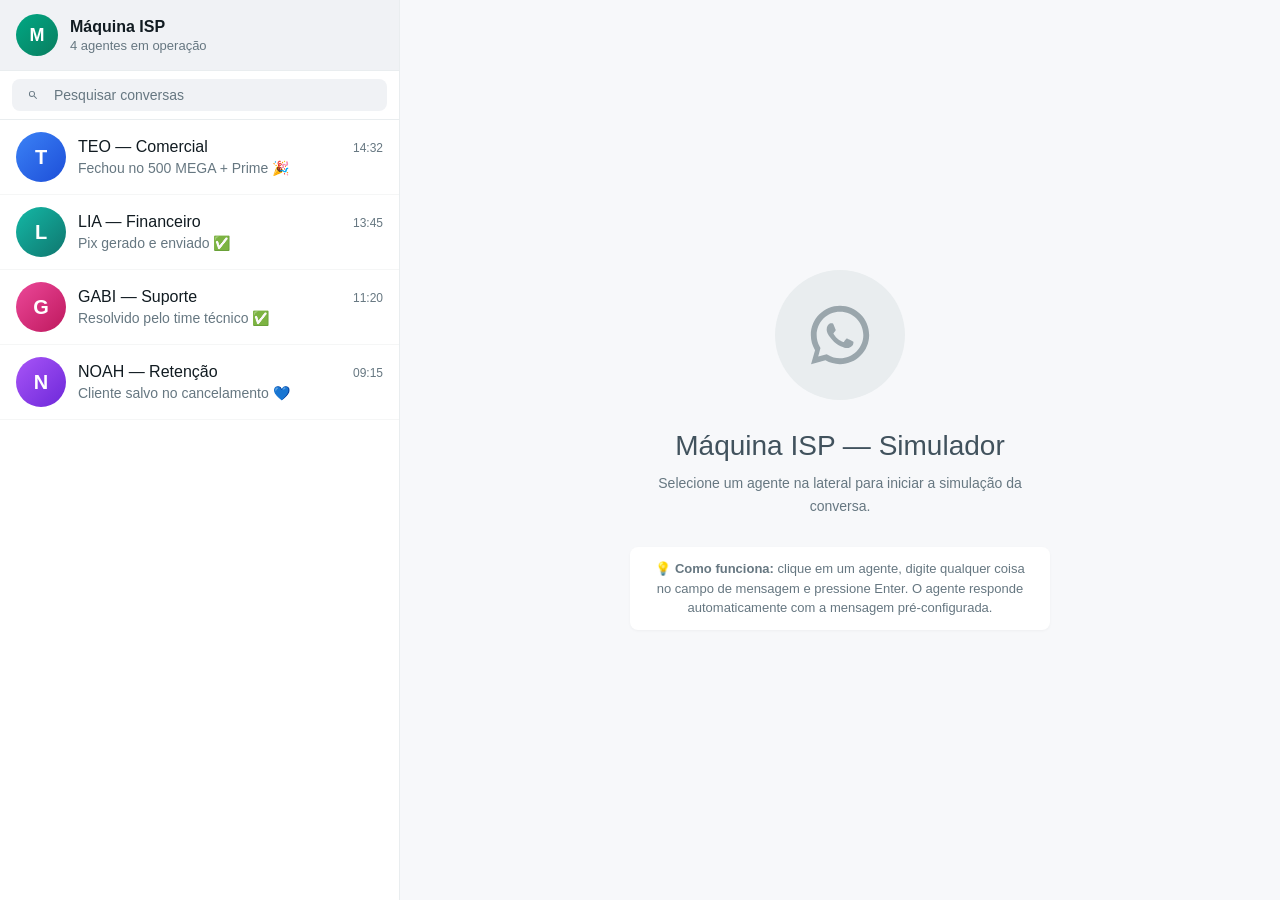
<file: maquina-isp-mockup/desktop/index.html>
<!DOCTYPE html>
<html lang="pt-BR">
<head>
<meta charset="UTF-8">
<meta name="viewport" content="width=device-width, initial-scale=1.0">
<title>Máquina ISP — Simulador WhatsApp Web</title>
<link rel="stylesheet" href="styles.css">
</head>
<body>
<div class="app">
  <aside class="sidebar">
    <div class="sidebar-header">
      <div class="logo">M</div>
      <div>
        <div class="sidebar-title">Máquina ISP</div>
        <div class="sidebar-subtitle">4 agentes em operação</div>
      </div>
    </div>
    <div class="search-section">
      <div class="search-box">Pesquisar conversas</div>
    </div>
    <div class="chat-list" id="chatList"></div>
  </aside>

  <main class="main">
    <div class="empty-state" id="emptyState">
      <div class="empty-icon">
        <svg viewBox="0 0 24 24" fill="currentColor"><path d="M12 2C6.486 2 2 6.486 2 12c0 1.838.5 3.635 1.447 5.199L2.072 22l4.934-1.301A9.958 9.958 0 0 0 12 22c5.514 0 10-4.486 10-10S17.514 2 12 2zm0 18a7.947 7.947 0 0 1-4.249-1.232l-.299-.189-2.92.77.769-2.919-.189-.299A7.97 7.97 0 0 1 4 12c0-4.411 3.589-8 8-8s8 3.589 8 8-3.589 8-8 8zm4.151-5.971c-.226-.113-1.333-.658-1.54-.734-.207-.075-.358-.113-.509.113-.151.226-.584.734-.716.884-.132.151-.264.17-.49.057-.226-.113-.954-.351-1.817-1.12-.671-.598-1.124-1.335-1.256-1.561-.132-.226-.014-.349.099-.461.101-.101.226-.264.339-.396.113-.132.151-.226.226-.377.075-.151.038-.283-.019-.396-.057-.113-.509-1.227-.698-1.68-.183-.441-.37-.381-.509-.388-.132-.006-.283-.008-.434-.008-.151 0-.396.057-.604.283-.207.226-.791.773-.791 1.886s.81 2.188.923 2.339c.113.151 1.594 2.434 3.862 3.413.54.233.961.372 1.289.476.541.172 1.034.148 1.424.09.434-.065 1.333-.545 1.521-1.071.188-.528.188-.98.132-1.075-.056-.094-.207-.151-.433-.264z"/></svg>
      </div>
      <div class="empty-title">Máquina ISP — Simulador</div>
      <div class="empty-text">Selecione um agente na lateral para iniciar a simulação da conversa.</div>
      <div class="empty-hint">
        💡 <strong>Como funciona:</strong> clique em um agente, digite qualquer coisa no campo de mensagem e pressione Enter. O agente responde automaticamente com a mensagem pré-configurada.
      </div>
    </div>

    <div class="chat-container hidden" id="chatContainer">
      <div class="chat-header">
        <div class="avatar" id="chatAvatar"></div>
        <div class="chat-header-info">
          <div class="chat-header-name" id="chatHeaderName"></div>
          <div class="chat-header-status" id="chatHeaderStatus">online</div>
        </div>
        <button class="reset-btn" id="resetBtn">Reiniciar conversa</button>
      </div>
      <div class="messages-area" id="messagesArea"></div>
      <div class="input-area">
        <button class="input-icon-btn" title="Emoji">
          <svg viewBox="0 0 24 24" fill="currentColor"><path d="M9.153 11.603c.795 0 1.439-.879 1.439-1.962s-.644-1.962-1.439-1.962-1.439.879-1.439 1.962.644 1.962 1.439 1.962zm-3.204 1.362c-.026-.307-.131 5.218 6.063 5.551 6.066-.25 6.066-5.551 6.066-5.551-6.078 1.416-12.129 0-12.129 0zm11.363 1.108s-.669 1.959-5.051 1.959c-3.505 0-5.388-1.164-5.607-1.959 0 0 5.912 1.055 10.658 0zM11.804 1.011C5.609 1.011.978 6.033.978 12.228s4.826 10.761 11.021 10.761S23.02 18.423 23.02 12.228c.001-6.195-5.021-11.217-11.216-11.217zM12 21.354c-5.273 0-9.381-3.886-9.381-9.159s3.942-9.548 9.215-9.548 9.548 4.275 9.548 9.548c-.001 5.272-4.109 9.159-9.382 9.159zm3.108-9.751c.795 0 1.439-.879 1.439-1.962s-.644-1.962-1.439-1.962-1.439.879-1.439 1.962.644 1.962 1.439 1.962z"/></svg>
        </button>
        <button class="input-icon-btn" title="Anexar">
          <svg viewBox="0 0 24 24" fill="currentColor"><path d="M1.816 15.556v.002c0 1.502.584 2.912 1.646 3.972s2.472 1.647 3.974 1.647a5.58 5.58 0 0 0 3.972-1.645l9.547-9.548c.769-.768 1.147-1.767 1.058-2.817-.079-.968-.548-1.927-1.319-2.698-1.594-1.592-4.068-1.711-5.517-.262l-7.916 7.915c-.881.881-.792 2.25.214 3.261.959.958 2.423 1.053 3.263.215l5.511-5.512c.28-.28.267-.722.053-.936l-.244-.244c-.191-.191-.567-.349-.957.04l-5.506 5.506c-.18.18-.635.127-.976-.214-.098-.097-.576-.613-.213-.973l7.915-7.917c.818-.817 2.267-.699 3.23.262.5.501.802 1.1.849 1.685.051.573-.156 1.111-.589 1.543l-9.547 9.549a3.97 3.97 0 0 1-2.829 1.171 3.975 3.975 0 0 1-2.83-1.173 3.973 3.973 0 0 1-1.172-2.828c0-1.071.415-2.076 1.172-2.83l7.209-7.211c.157-.157.264-.579.028-.814L11.5 4.36a.572.572 0 0 0-.834.018l-7.205 7.207a5.577 5.577 0 0 0-1.645 3.971z"/></svg>
        </button>
        <input type="text" class="message-input" id="messageInput" placeholder="Digite uma mensagem" autocomplete="off"/>
        <button class="input-icon-btn" id="sendBtn" title="Enviar">
          <svg viewBox="0 0 24 24" fill="currentColor"><path d="M1.101 21.757 23.8 12.028 1.101 2.3l.011 7.912 13.623 1.816-13.623 1.817-.011 7.912z"/></svg>
        </button>
      </div>
    </div>
  </main>
</div>

<script src="app.js"></script>
</body>
</html>
</file>
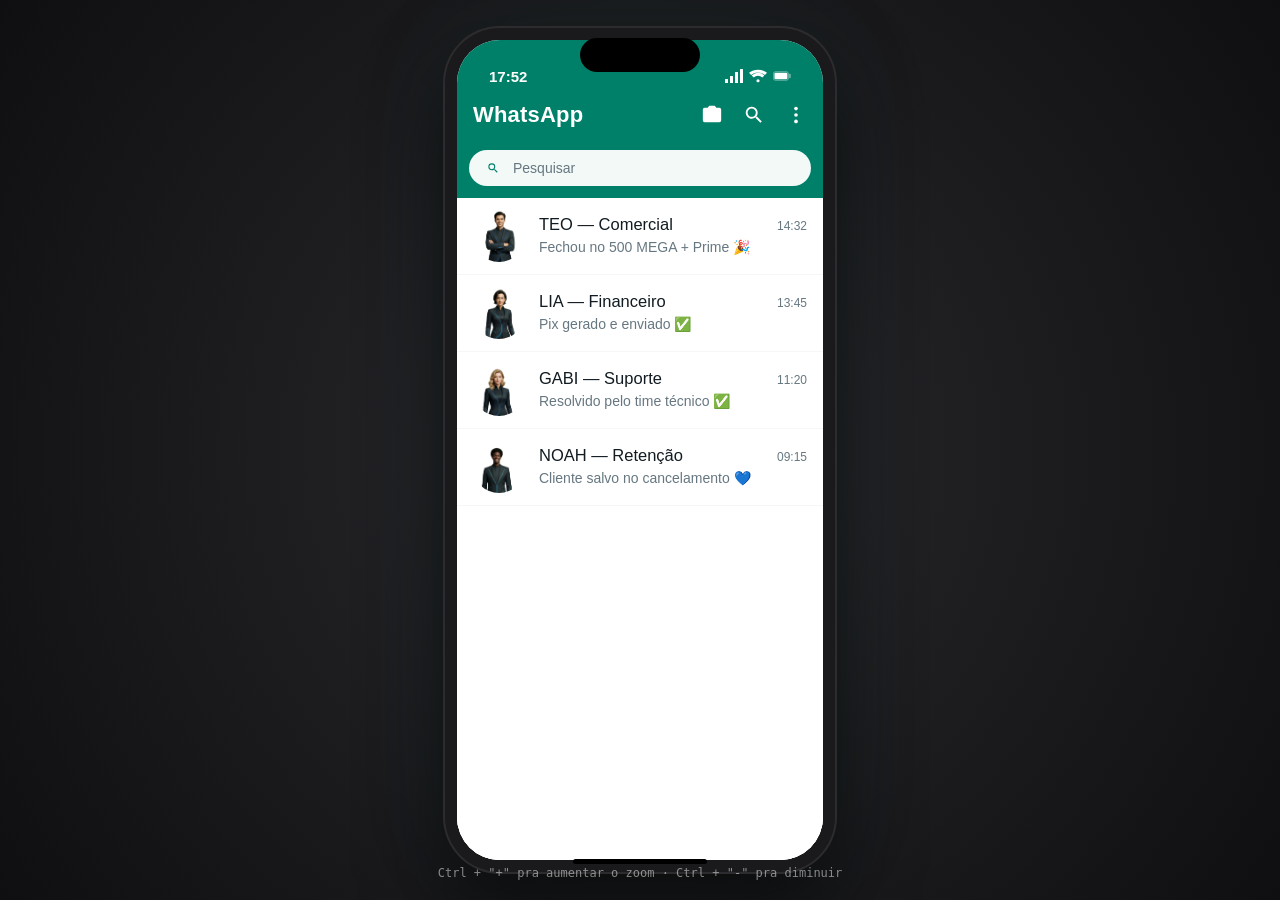
<file: maquina-isp-mockup/mobile/index.html>
<!DOCTYPE html>
<html lang="pt-BR">
<head>
<meta charset="UTF-8">
<meta name="viewport" content="width=device-width, initial-scale=1.0">
<title>Máquina ISP — Mobile Demo</title>
<link rel="stylesheet" href="styles.css">
</head>
<body>
  <div class="phone-frame">
    <div class="notch"></div>
    <div class="home-indicator"></div>

    <div class="phone-screen">
      <!-- Status bar -->
      <div class="status-bar" id="statusBar">
        <span id="statusTime">9:41</span>
        <div class="status-icons">
          <svg viewBox="0 0 18 14" fill="white"><rect x="0" y="10" width="3" height="4" rx="0.5"/><rect x="5" y="7" width="3" height="7" rx="0.5"/><rect x="10" y="3" width="3" height="11" rx="0.5"/><rect x="15" y="0" width="3" height="14" rx="0.5"/></svg>
          <svg viewBox="0 0 17 12" fill="white"><path d="M8.5 12a1.5 1.5 0 1 0 0-3 1.5 1.5 0 0 0 0 3zM4.5 7.5l-2-2a8.5 8.5 0 0 1 12 0l-2 2a5.5 5.5 0 0 0-8 0zM0 3a13.5 13.5 0 0 1 17 0l-2 2a10.5 10.5 0 0 0-13 0L0 3z"/></svg>
          <svg viewBox="0 0 25 13" fill="white"><rect x="0.5" y="0.5" width="21" height="12" rx="3" ry="3" stroke="white" stroke-width="1" fill="none" opacity="0.5"/><rect x="2" y="2" width="18" height="9" rx="1.5" ry="1.5" fill="white"/><rect x="22.5" y="3.5" width="2" height="6" rx="1" fill="white" opacity="0.5"/></svg>
        </div>
      </div>

      <div class="screens">
        <!-- LISTA DE CONVERSAS -->
        <div class="screen screen-list" id="screenList">
          <div class="list-header">
            <h1>WhatsApp</h1>
            <div class="list-header-actions">
              <svg viewBox="0 0 24 24"><path d="M12 14.5a3.5 3.5 0 1 0 0-7 3.5 3.5 0 0 0 0 7zM9 2L7.17 4H4a2 2 0 0 0-2 2v12a2 2 0 0 0 2 2h16a2 2 0 0 0 2-2V6a2 2 0 0 0-2-2h-3.17L15 2H9z"/></svg>
              <svg viewBox="0 0 24 24"><path d="M15.5 14h-.79l-.28-.27a6.5 6.5 0 1 0-.7.7l.27.28v.79l5 5 1.5-1.5-5-5zm-6 0a4.5 4.5 0 1 1 0-9 4.5 4.5 0 0 1 0 9z"/></svg>
              <svg viewBox="0 0 24 24"><circle cx="12" cy="5" r="2"/><circle cx="12" cy="12" r="2"/><circle cx="12" cy="19" r="2"/></svg>
            </div>
          </div>

          <div class="search-bar-wrap">
            <div class="search-bar">Pesquisar</div>
          </div>

          <div class="chat-list" id="chatList"></div>
        </div>

        <!-- CHAT -->
        <div class="screen screen-chat" id="screenChat">
          <div class="chat-header">
            <button class="back-btn" id="backBtn">
              <svg viewBox="0 0 24 24"><path d="M20 11H7.83l5.59-5.59L12 4l-8 8 8 8 1.41-1.41L7.83 13H20v-2z"/></svg>
            </button>
            <div class="avatar" id="chatAvatar"></div>
            <div class="chat-header-info">
              <div class="chat-header-name" id="chatHeaderName"></div>
              <div class="chat-header-status" id="chatHeaderStatus">online</div>
            </div>
            <div class="chat-header-actions">
              <svg viewBox="0 0 24 24"><path d="M17 10.5V7c0-.55-.45-1-1-1H4c-.55 0-1 .45-1 1v10c0 .55.45 1 1 1h12c.55 0 1-.45 1-1v-3.5l4 4v-11l-4 4z"/></svg>
              <svg viewBox="0 0 24 24"><path d="M20.01 15.38c-1.23 0-2.42-.2-3.53-.56-.35-.12-.74-.03-1.01.24l-1.57 1.97c-2.83-1.35-5.48-3.9-6.89-6.83l1.95-1.66c.27-.28.35-.67.24-1.02-.37-1.11-.56-2.3-.56-3.53 0-.54-.45-.99-.99-.99H4.19C3.65 3 3 3.24 3 3.99 3 13.28 10.73 21 20.01 21c.71 0 .99-.63.99-1.18v-3.45c0-.54-.45-.99-.99-.99z"/></svg>
              <svg viewBox="0 0 24 24"><circle cx="12" cy="5" r="2"/><circle cx="12" cy="12" r="2"/><circle cx="12" cy="19" r="2"/></svg>
            </div>
          </div>

          <div class="messages-area" id="messagesArea"></div>

          <div class="input-area">
            <div class="input-wrap">
              <button class="icon-btn">
                <svg viewBox="0 0 24 24" fill="currentColor"><path d="M12 2C6.48 2 2 6.48 2 12s4.48 10 10 10 10-4.48 10-10S17.52 2 12 2zm0 18c-4.41 0-8-3.59-8-8s3.59-8 8-8 8 3.59 8 8-3.59 8-8 8zm3.5-9c.83 0 1.5-.67 1.5-1.5S16.33 8 15.5 8 14 8.67 14 9.5s.67 1.5 1.5 1.5zm-7 0c.83 0 1.5-.67 1.5-1.5S9.33 8 8.5 8 7 8.67 7 9.5 7.67 11 8.5 11zm3.5 6.5c2.33 0 4.31-1.46 5.11-3.5H6.89c.8 2.04 2.78 3.5 5.11 3.5z"/></svg>
              </button>
              <input type="text" class="message-input" id="messageInput" placeholder="Mensagem" autocomplete="off"/>
              <button class="icon-btn">
                <svg viewBox="0 0 24 24" fill="currentColor"><path d="M1.816 15.556v.002c0 1.502.584 2.912 1.646 3.972s2.472 1.647 3.974 1.647a5.58 5.58 0 0 0 3.972-1.645l9.547-9.548c.769-.768 1.147-1.767 1.058-2.817-.079-.968-.548-1.927-1.319-2.698-1.594-1.592-4.068-1.711-5.517-.262l-7.916 7.915c-.881.881-.792 2.25.214 3.261.959.958 2.423 1.053 3.263.215l5.511-5.512c.28-.28.267-.722.053-.936l-.244-.244c-.191-.191-.567-.349-.957.04l-5.506 5.506c-.18.18-.635.127-.976-.214-.098-.097-.576-.613-.213-.973l7.915-7.917c.818-.817 2.267-.699 3.23.262.5.501.802 1.1.849 1.685.051.573-.156 1.111-.589 1.543l-9.547 9.549a3.97 3.97 0 0 1-2.829 1.171 3.975 3.975 0 0 1-2.83-1.173 3.973 3.973 0 0 1-1.172-2.828c0-1.071.415-2.076 1.172-2.83l7.209-7.211c.157-.157.264-.579.028-.814L11.5 4.36a.572.572 0 0 0-.834.018l-7.205 7.207a5.577 5.577 0 0 0-1.645 3.971z"/></svg>
              </button>
            </div>
            <button class="send-btn" id="sendBtn">
              <svg viewBox="0 0 24 24"><path d="M1.101 21.757 23.8 12.028 1.101 2.3l.011 7.912 13.623 1.816-13.623 1.817-.011 7.912z"/></svg>
            </button>
          </div>
        </div>
      </div>
    </div>

    <button class="floating-reset hidden" id="resetBtn">↻ Reiniciar conversa</button>
  </div>

  <div class="help-hint">Ctrl + "+" pra aumentar o zoom · Ctrl + "-" pra diminuir</div>

<script src="app.js"></script>
</body>
</html>
</file>
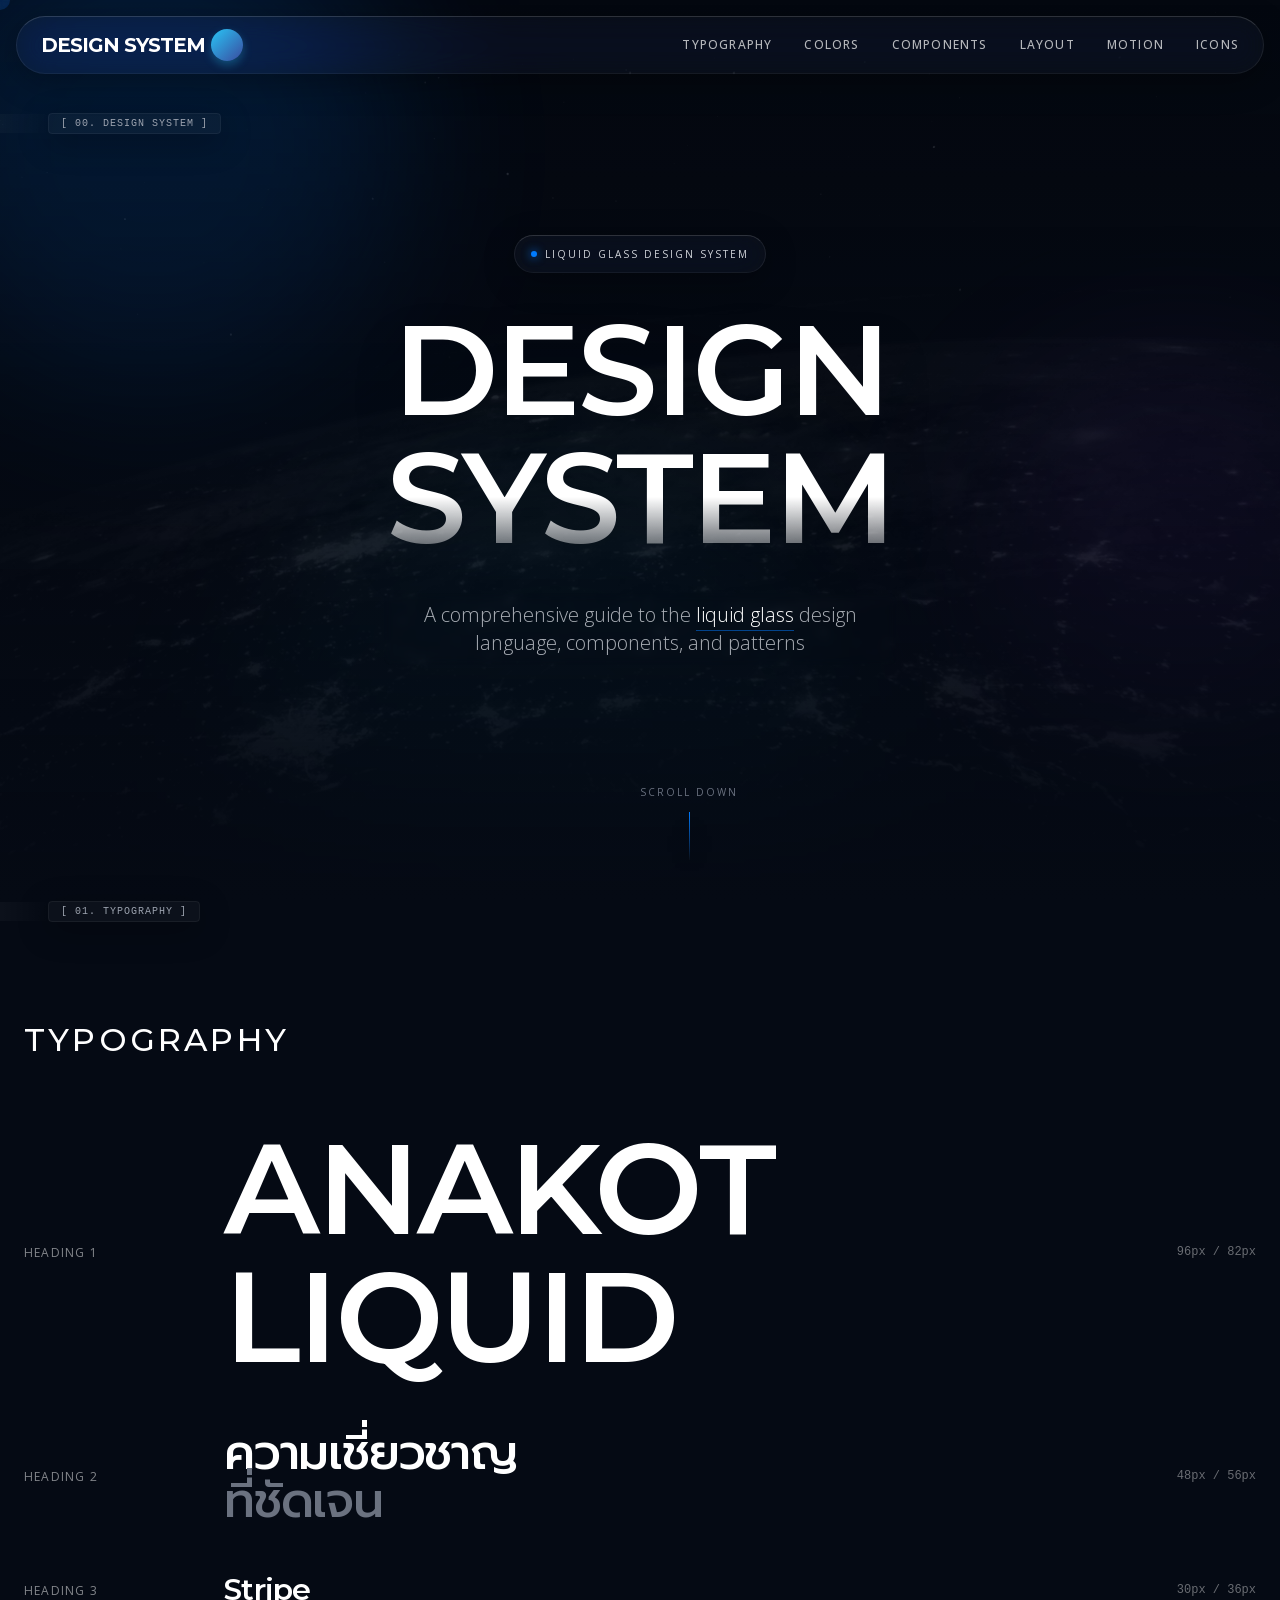
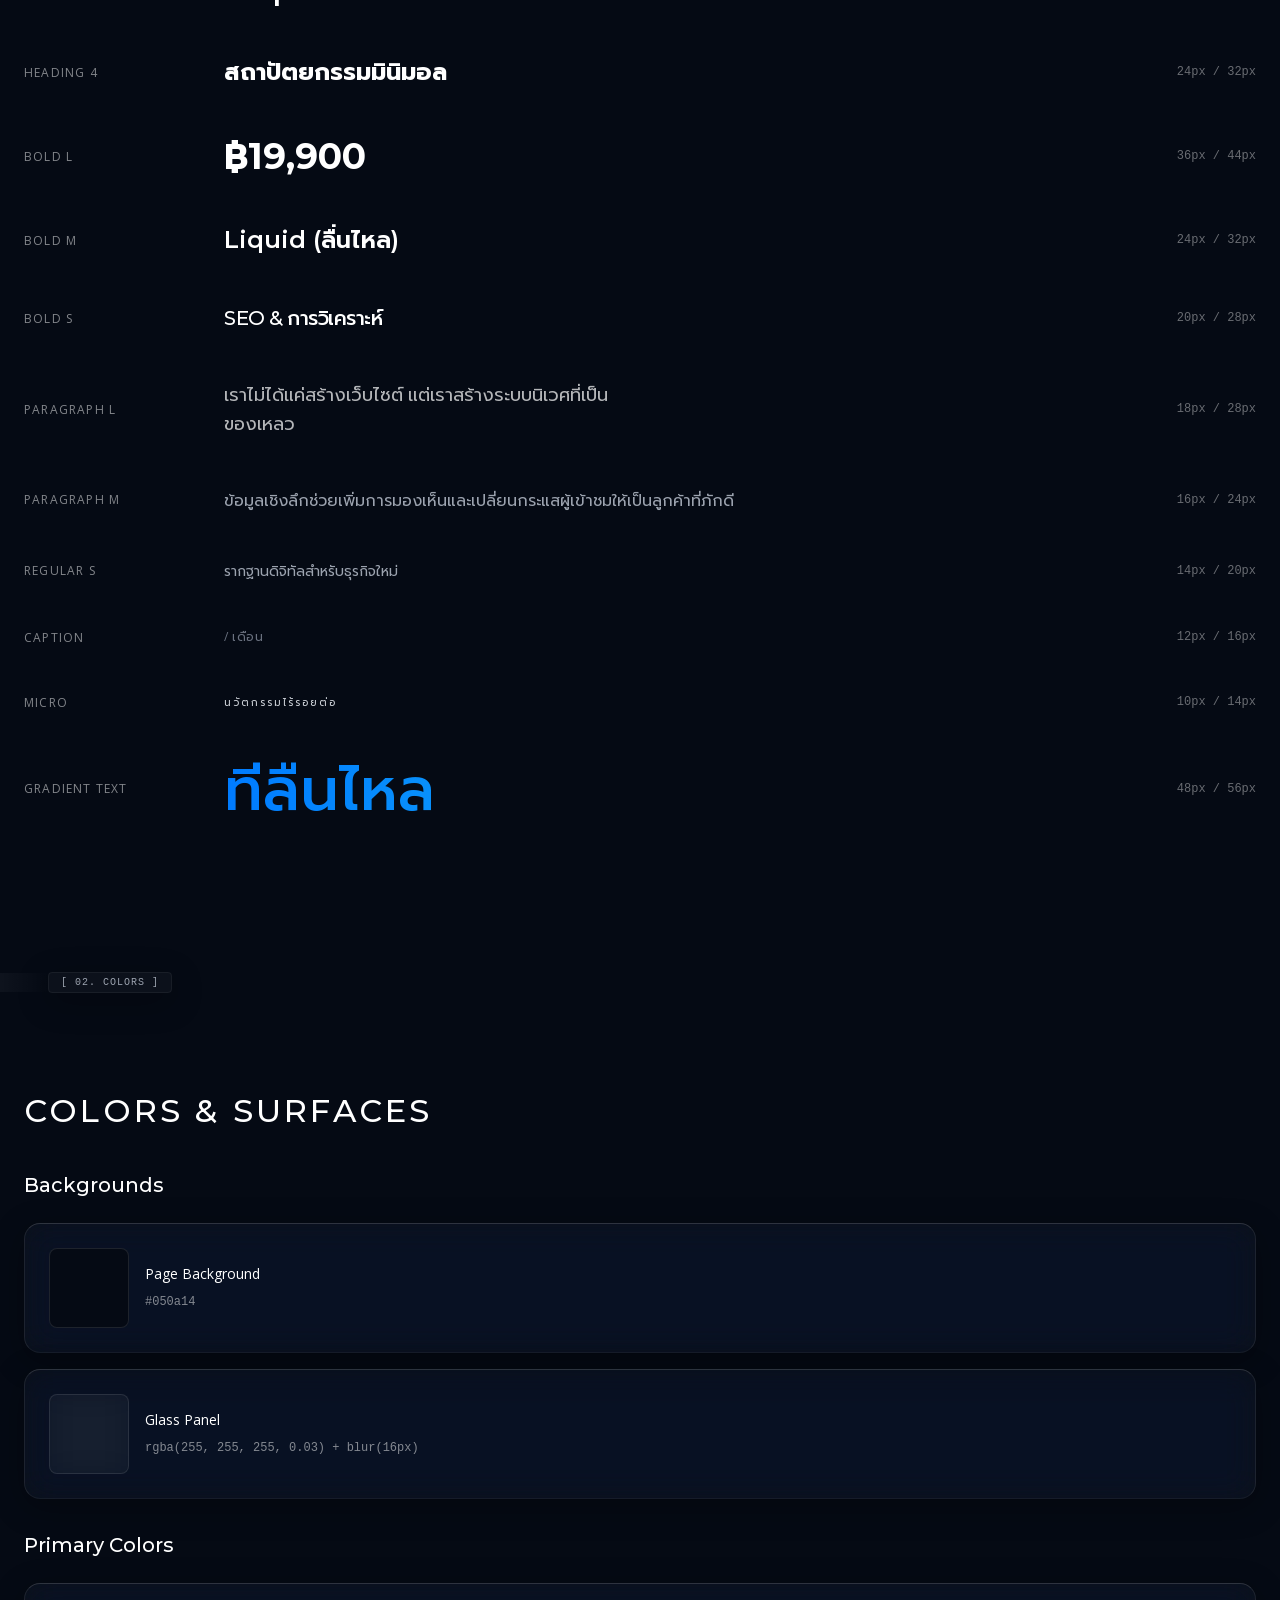
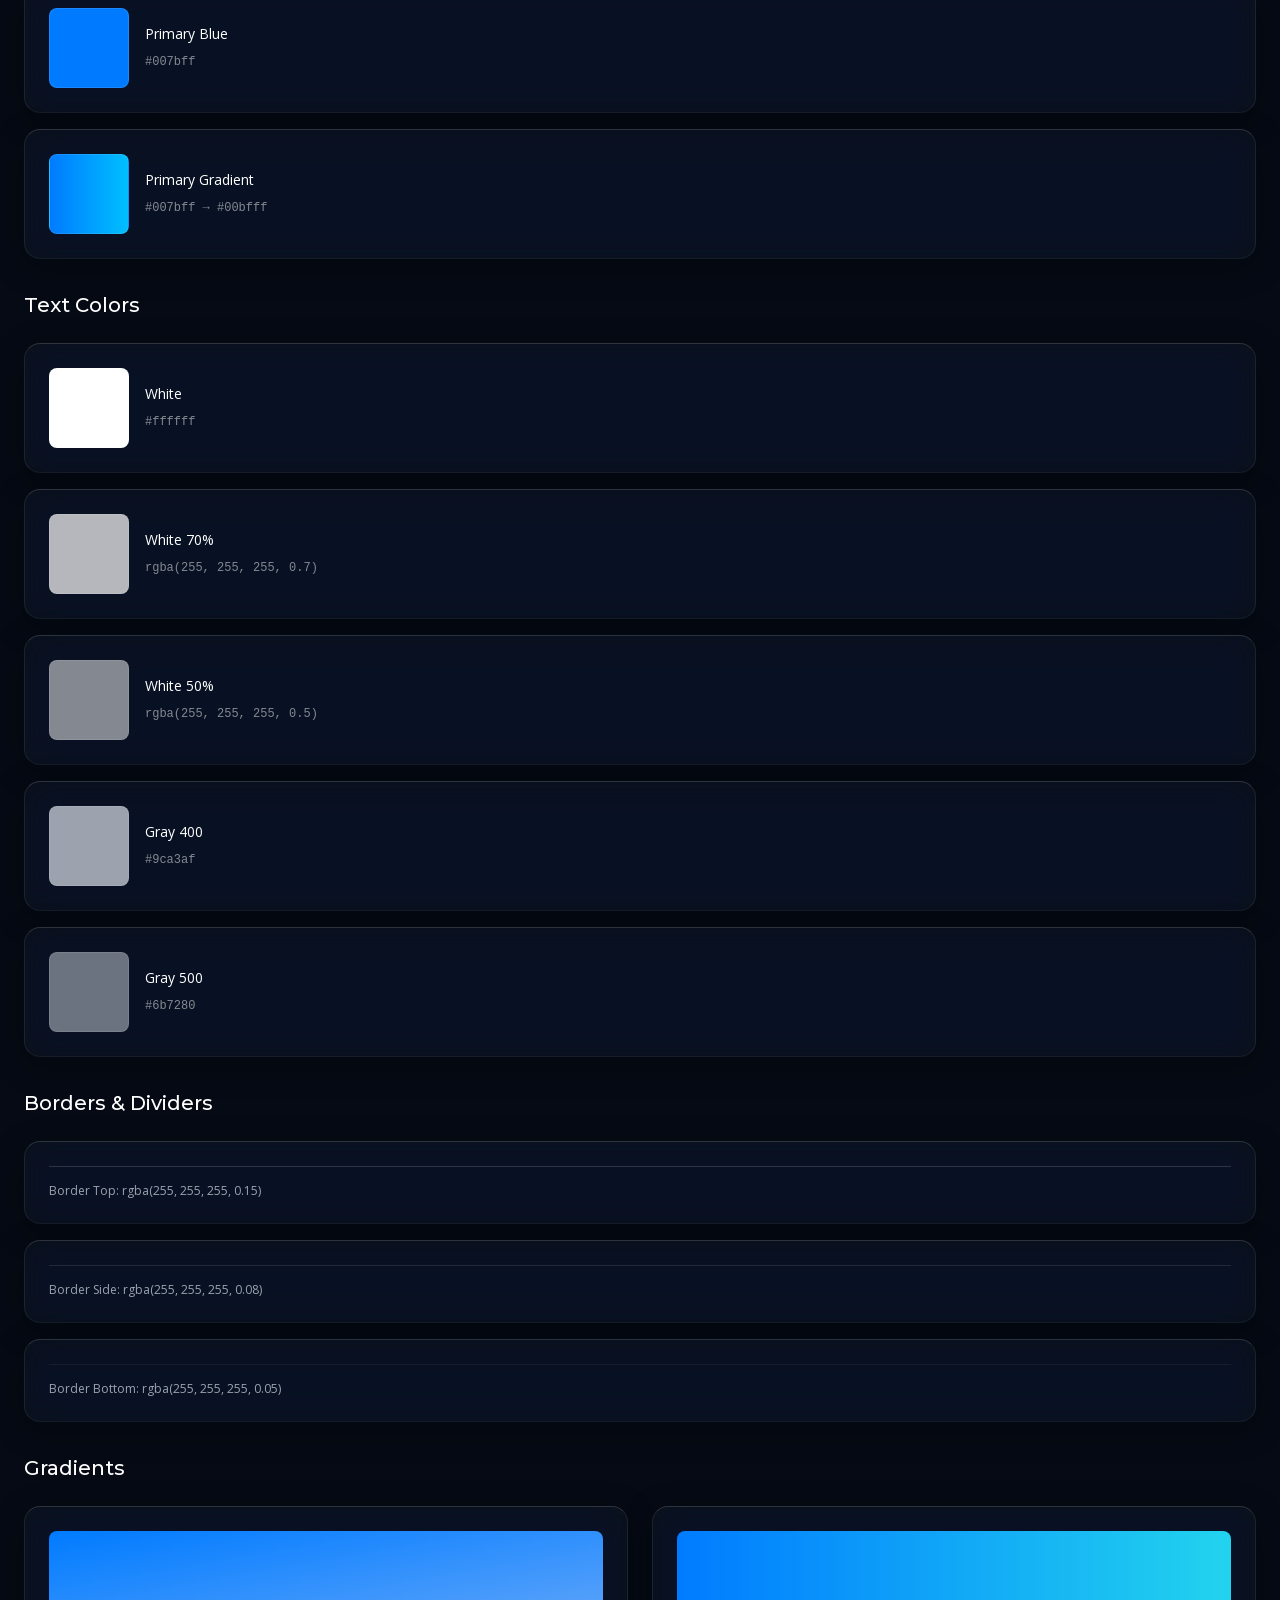
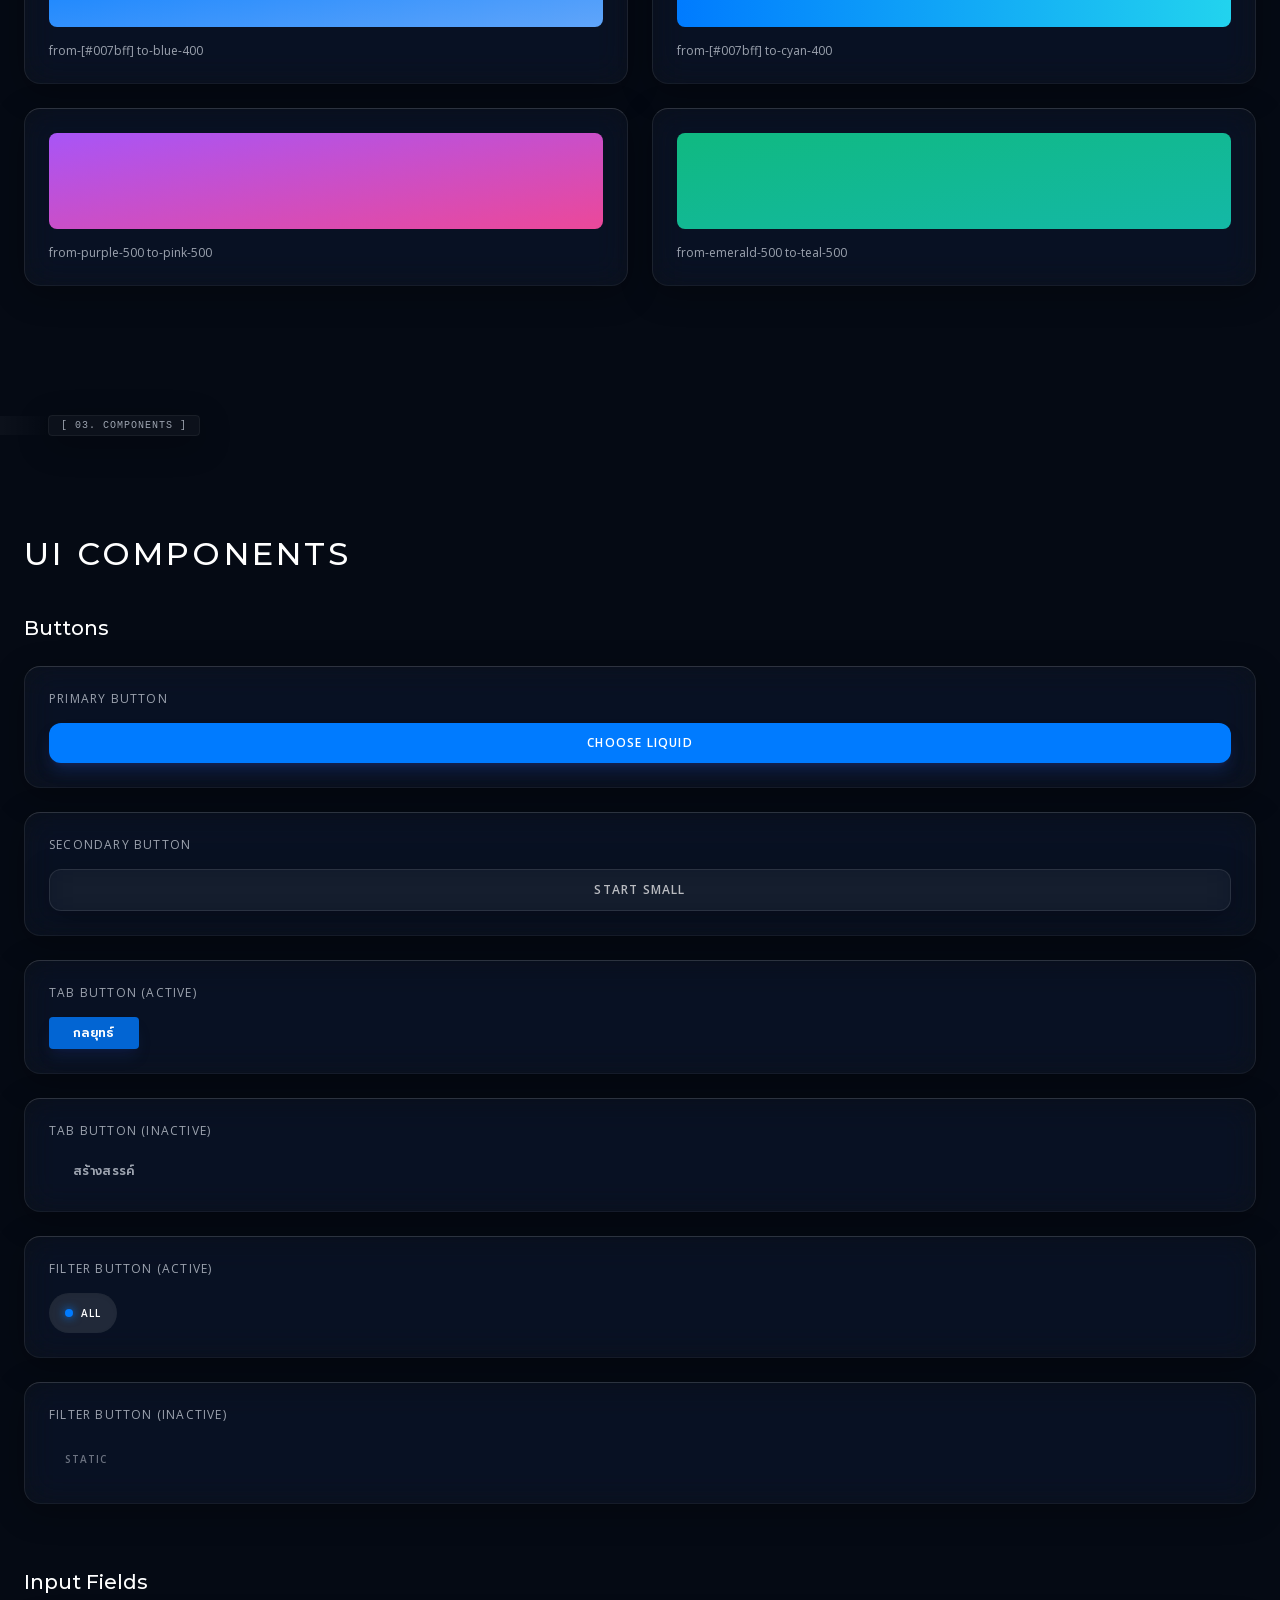
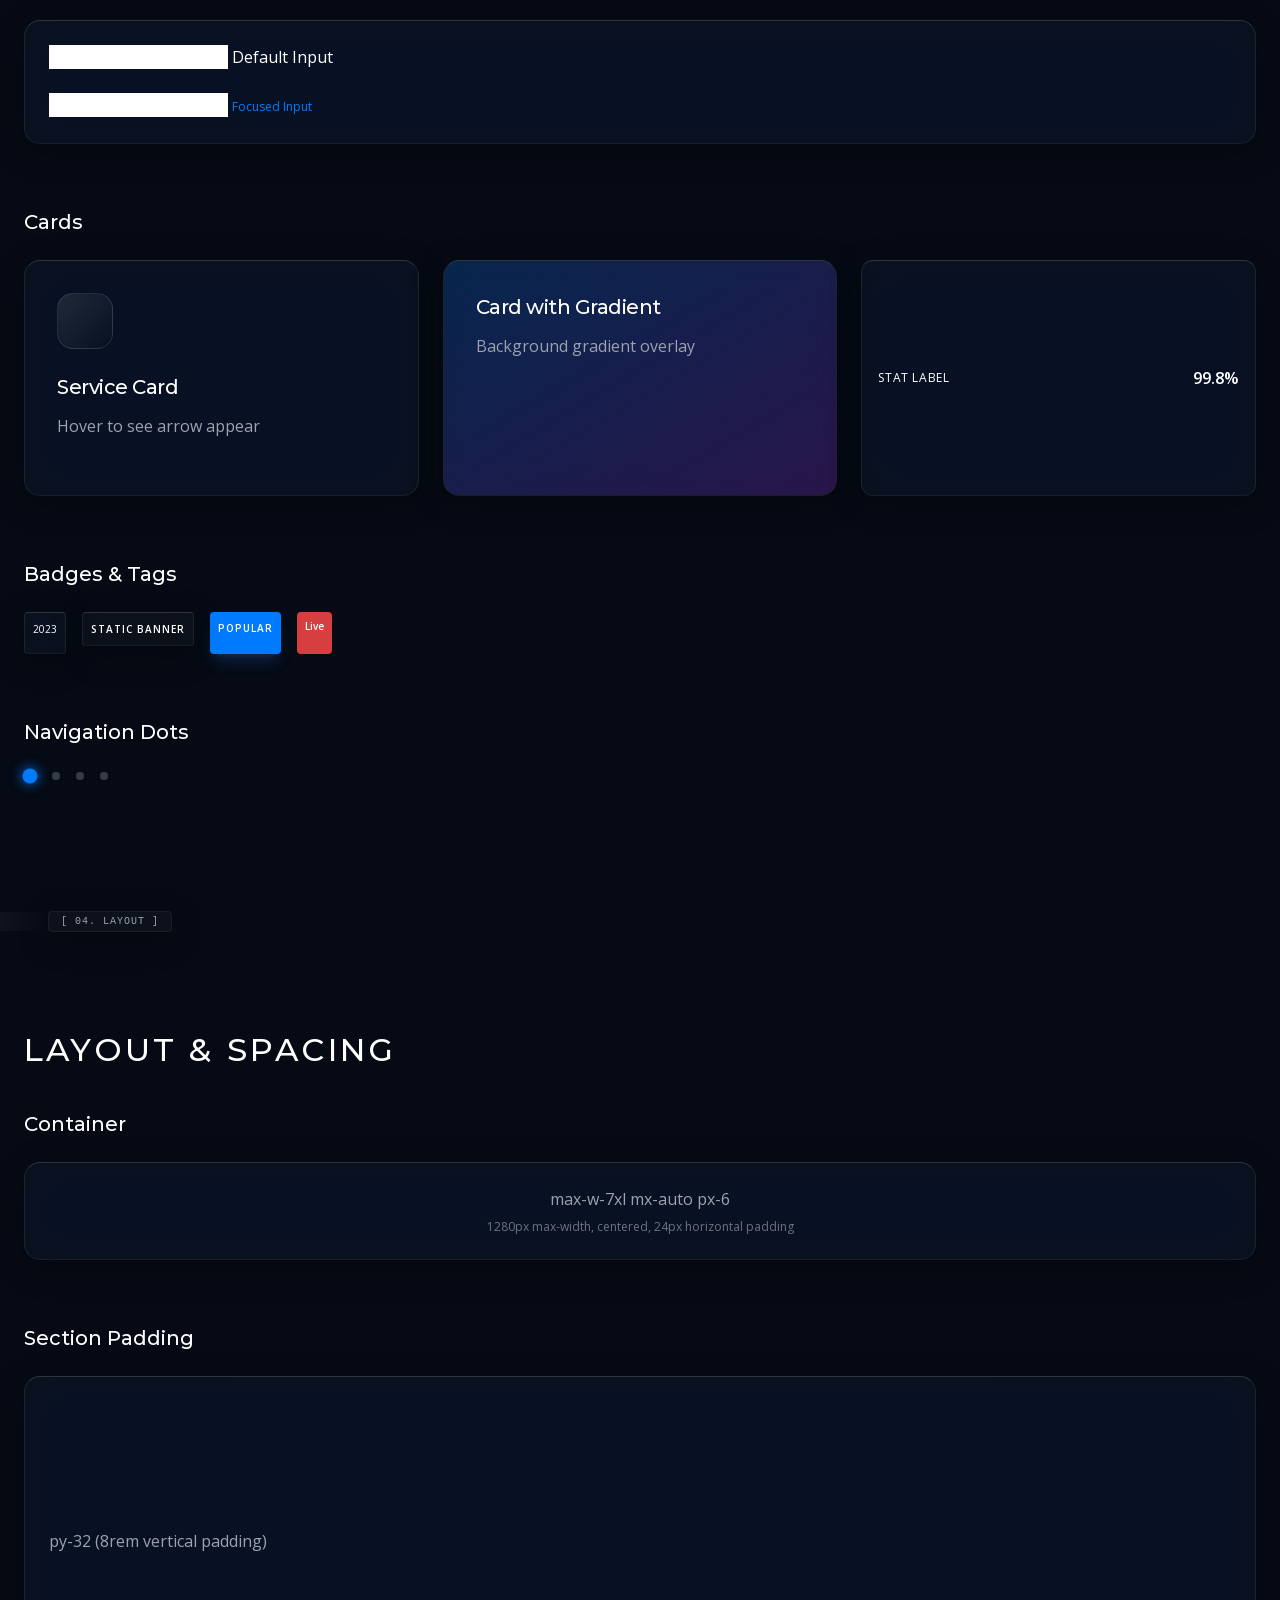
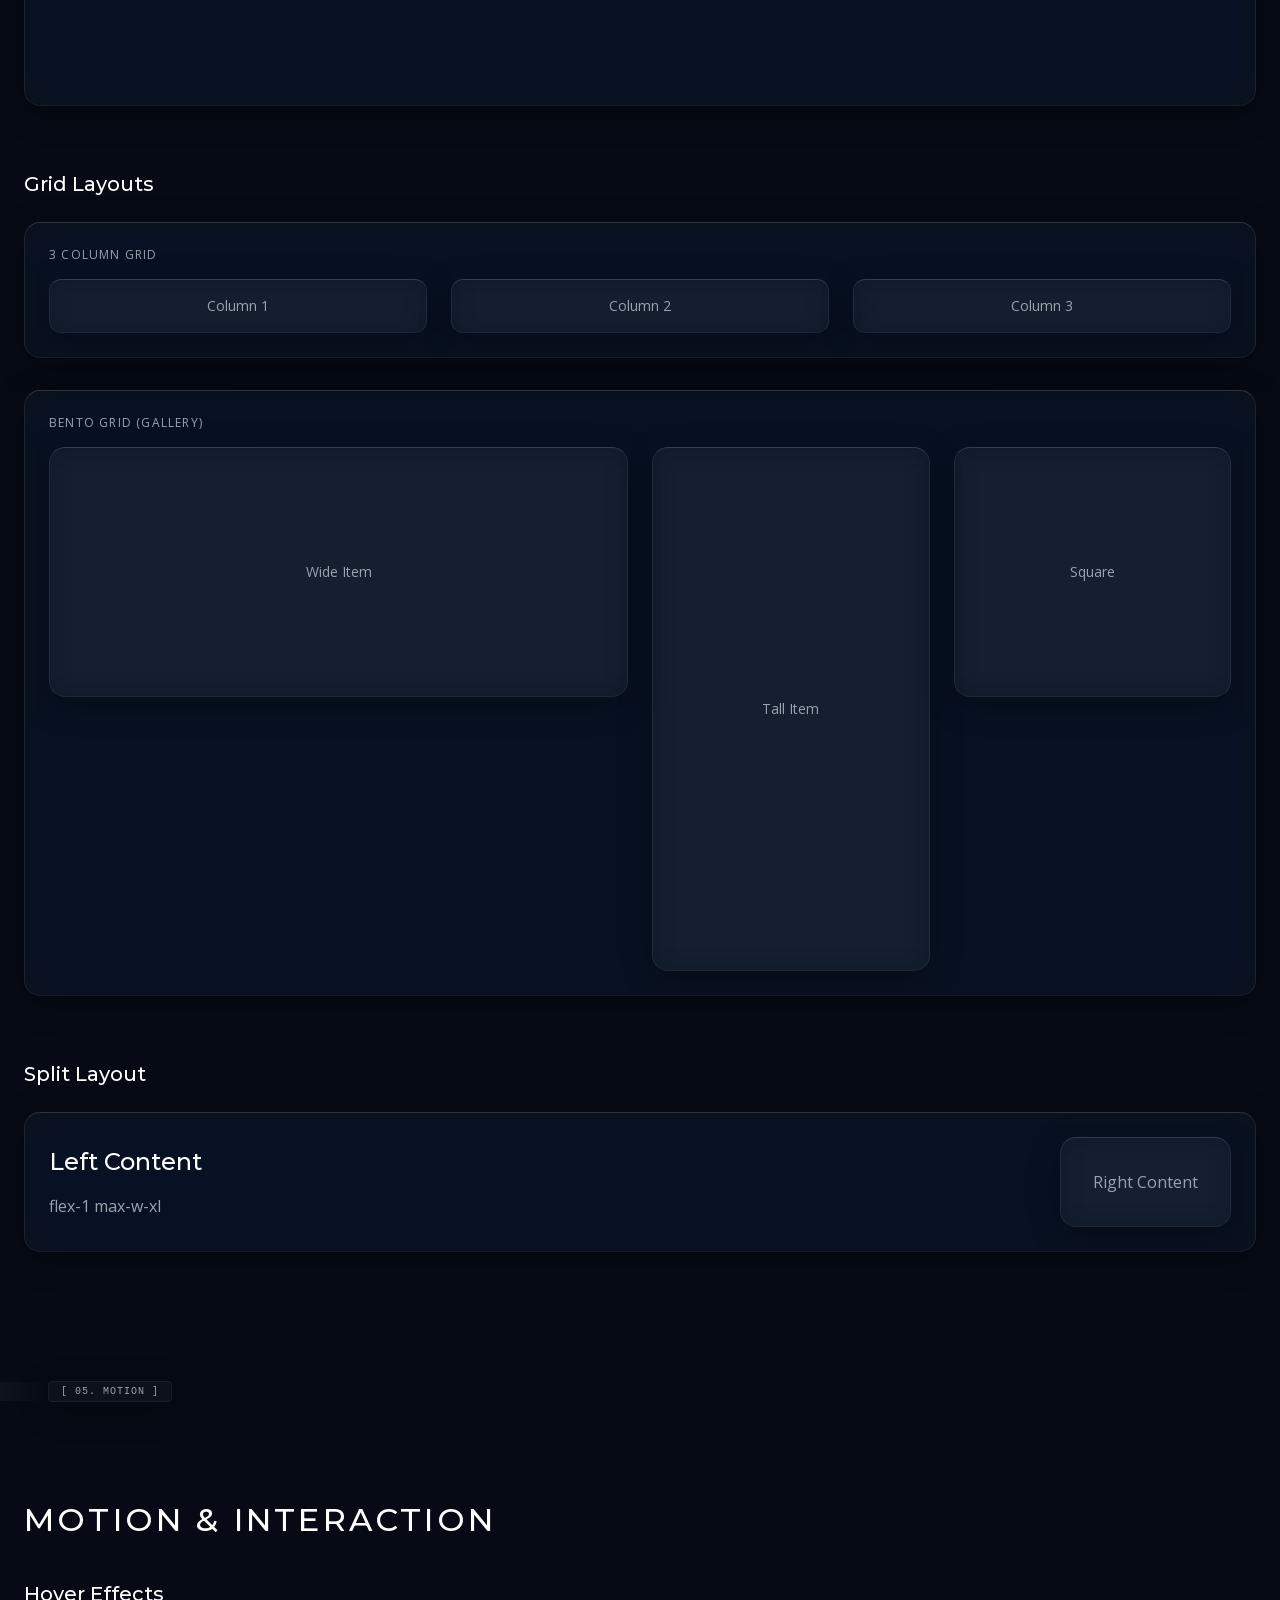
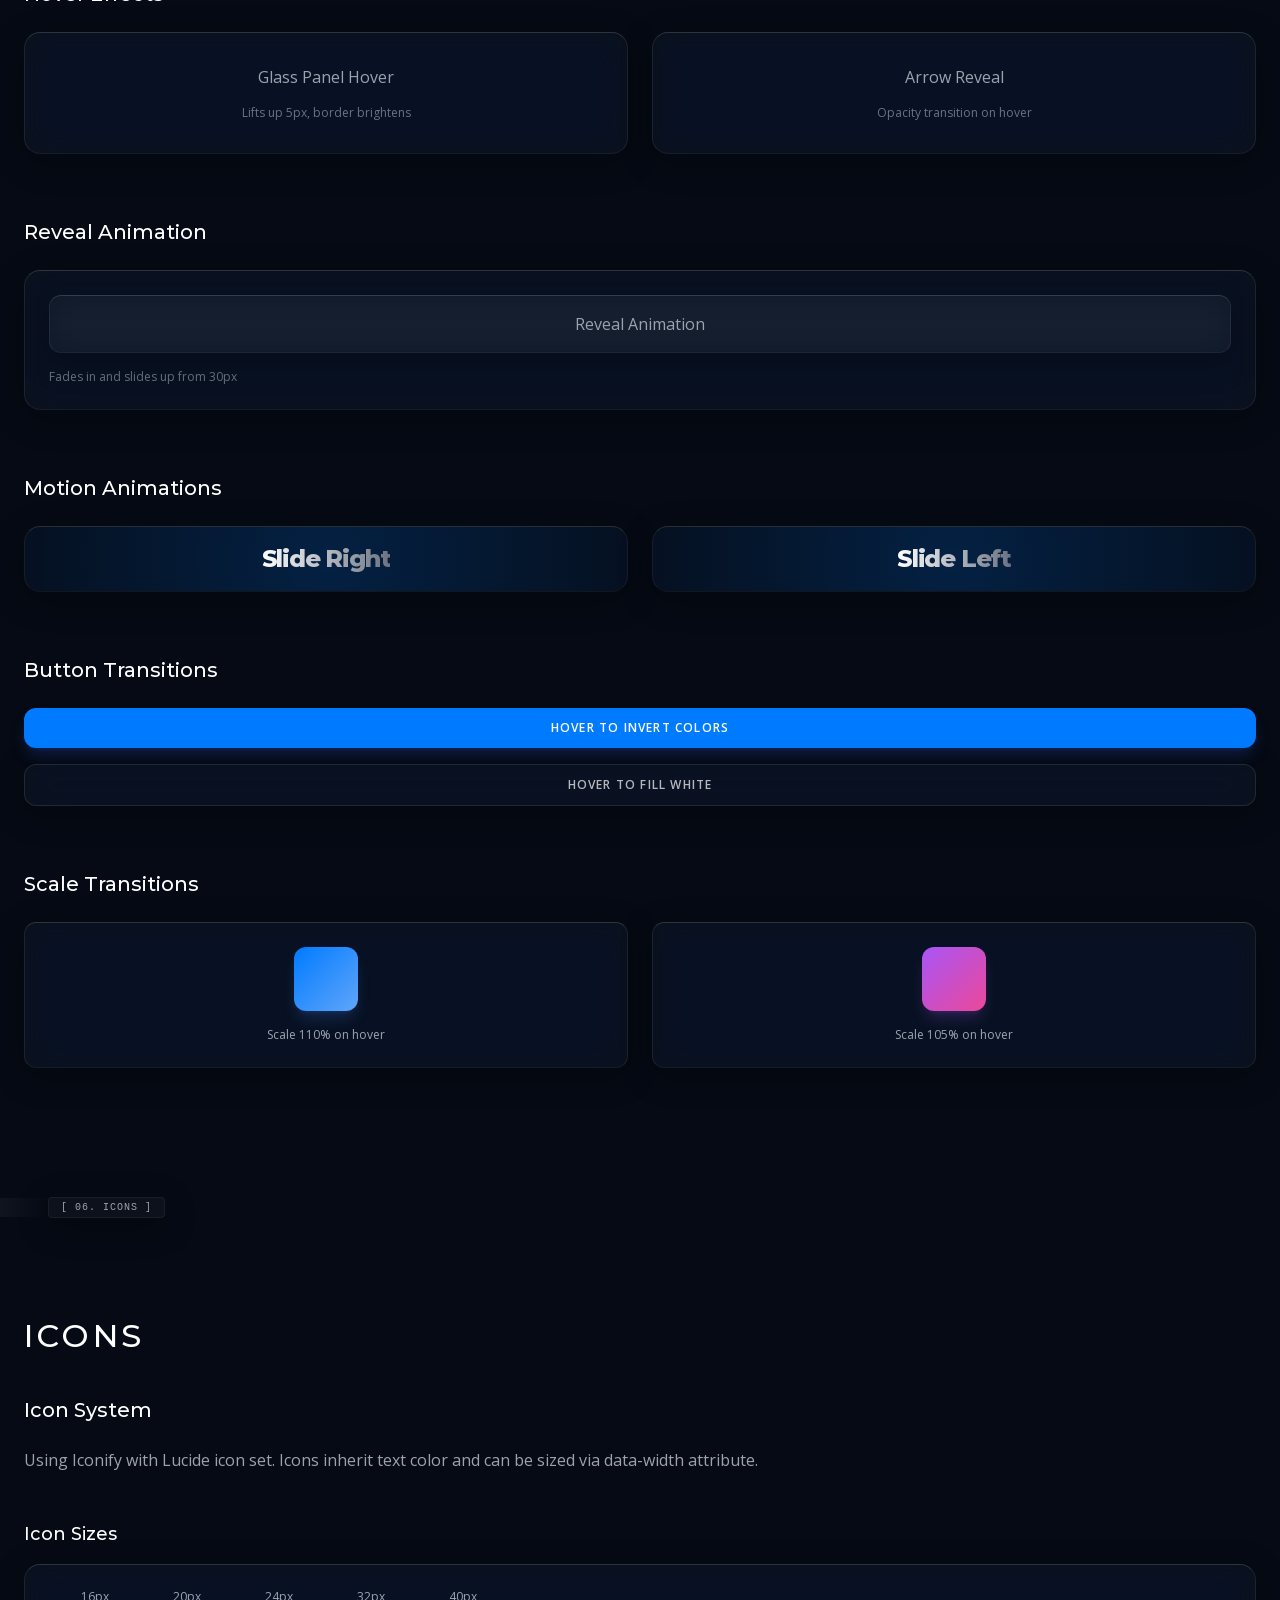
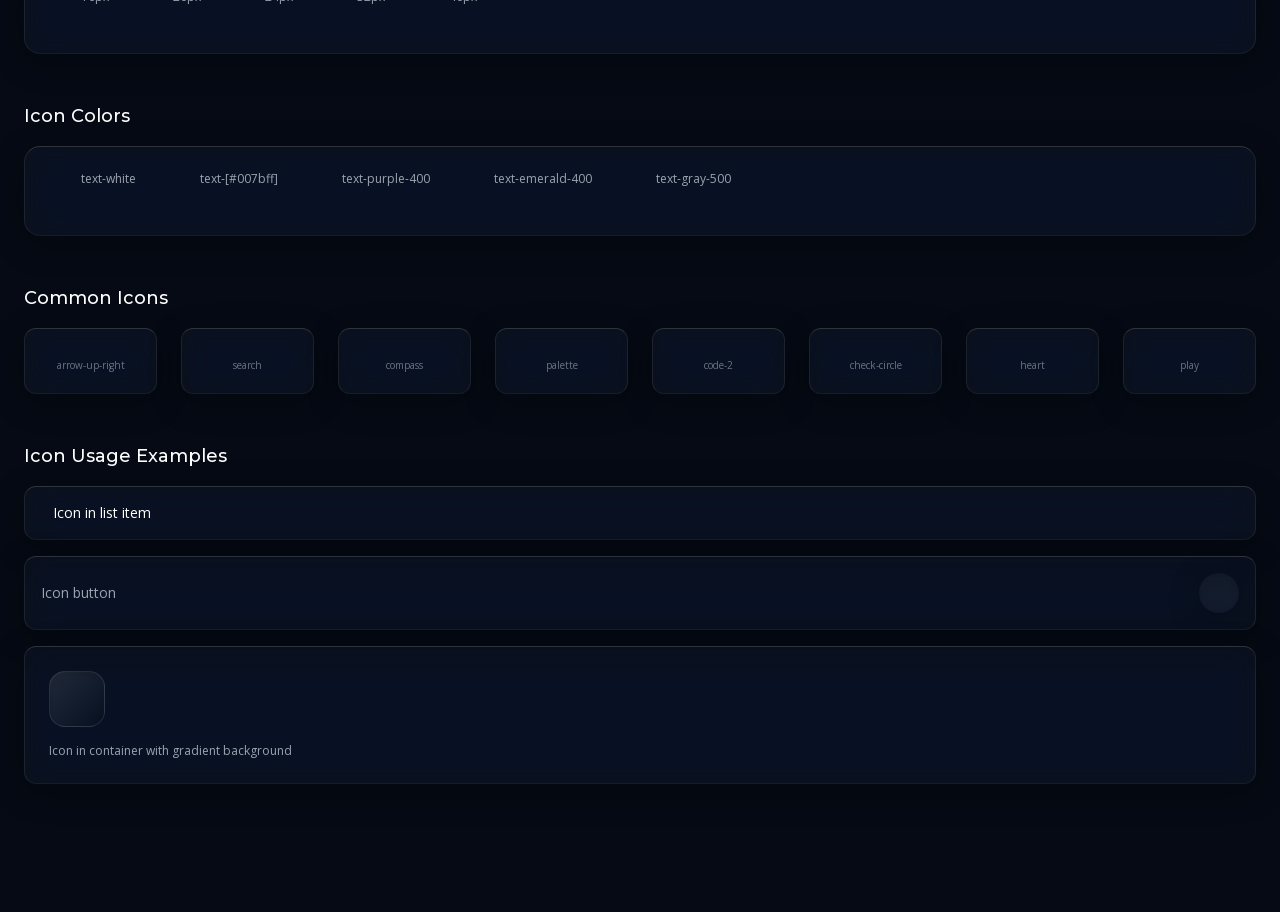
<file: glass-effect2/design-system.html>
<html class="scroll-smooth" lang="en"><head><meta charset="utf-8"/>
<meta content="width=device-width, initial-scale=1.0" name="viewport"/>
<title>Design System | Liquid Glass</title>
<script src="assets/iconify_654a1ef798a3.js"></script>
<link href="https://fonts.googleapis.com" rel="preconnect"/>
<link crossorigin="" href="https://fonts.gstatic.com" rel="preconnect"/>
<link href="assets/css2_ac990486f183.css" rel="stylesheet"/>
<script src="assets/resource_3fa48481346f.js"></script>
<style>
:root {
--cursor-size: 20px;
--cursor-hover-size: 80px;
}
body {
font-family: 'Open Sans', 'Prompt', sans-serif;
cursor: none;
overflow-x: hidden;
background-color: #050a14;
}
h1, h2, h3, h4, h5, h6, .font-heading {
font-family: 'Montserrat', 'Prompt', sans-serif;
}
/* Custom Scrollbar */
::-webkit-scrollbar { width: 6px; }
::-webkit-scrollbar-track { background: #050a14; }
::-webkit-scrollbar-thumb { background: rgba(255,255,255,0.2); border-radius: 3px; }
::-webkit-scrollbar-thumb:hover { background: #007bff; }
/* Liquid Glass Card Style */
.glass-panel {
background: rgba(255, 255, 255, 0.03);
backdrop-filter: blur(16px) saturate(180%);
-webkit-backdrop-filter: blur(16px) saturate(180%);
border-top: 1px solid rgba(255, 255, 255, 0.15);
border-left: 1px solid rgba(255, 255, 255, 0.08);
border-right: 1px solid rgba(255, 255, 255, 0.08);
border-bottom: 1px solid rgba(255, 255, 255, 0.05);
box-shadow: 0 8px 32px 0 rgba(0, 0, 0, 0.3);
position: relative;
overflow: hidden;
transition: all 0.5s cubic-bezier(0.4, 0, 0.2, 1);
}
.glass-panel::before {
content: '';
position: absolute;
top: 0; left: -100%; width: 100%; height: 100%;
background: linear-gradient(90deg, transparent, rgba(255,255,255,0.05), transparent);
transition: 0.5s;
pointer-events: none;
z-index: 20;
}
.glass-panel:hover {
background: rgba(255, 255, 255, 0.06);
border-color: rgba(255, 255, 255, 0.3);
transform: translateY(-5px);
box-shadow: 0 15px 40px rgba(0, 123, 255, 0.1);
}
.glass-panel:hover::before {
left: 100%;
transition: 0.7s ease-in-out;
}
/* Ambient Liquid Blobs */
.liquid-blob {
position: absolute;
border-radius: 50%;
filter: blur(80px);
opacity: 0.6;
z-index: -1;
animation: float 10s infinite alternate cubic-bezier(0.4, 0, 0.2, 1);
}
@keyframes float {
0% { transform: translate(0, 0) scale(1); }
100% { transform: translate(30px, 50px) scale(1.1); }
}
/* Custom Cursor */
#cursor {
position: fixed; top: 0; left: 0;
width: var(--cursor-size); height: var(--cursor-size);
background-color: white; border-radius: 50%;
pointer-events: none; z-index: 9999;
transform: translate(-50%, -50%);
transition: width 0.3s, height 0.3s, background-color 0.3s;
mix-blend-mode: overlay;
backdrop-filter: blur(2px);
}
#cursor.hovered {
width: var(--cursor-hover-size); height: var(--cursor-hover-size);
opacity: 0.5; background-color: rgba(0, 123, 255, 0.5); mix-blend-mode: normal;
border: 1px solid rgba(255,255,255,0.5);
}
/* Animation Utilities */
.will-change-transform { will-change: transform; }
.split-line { overflow: hidden; display: block; }
.split-line span {
display: block;
transform: translateY(100%);
transition: transform 1.2s cubic-bezier(0.23, 1, 0.32, 1);
}
.hero-revealed .split-line span { transform: translateY(0); }
.reveal { opacity: 0; transform: translateY(30px); transition: all 0.8s cubic-bezier(0.5, 0, 0, 1); }
.reveal.active { opacity: 1; transform: translateY(0); }
/* Custom Motion Animations */
@keyframes slide-right { 0% { transform: translateX(-20%); } 100% { transform: translateX(0%); } }
@keyframes slide-left { 0% { transform: translateX(0%); } 100% { transform: translateX(-20%); } }
.motion-banner-anim { animation: slide-right 4s ease-in-out infinite alternate; }
.motion-banner-anim-rev { animation: slide-left 5s ease-in-out infinite alternate; }
/* Noise */
.noise-overlay {
position: fixed; top: 0; left: 0; width: 100%; height: 100%;
pointer-events: none; z-index: 50; opacity: 0.04;
background: url("filter_3E_3Crect_width__100_25_ef7da59166f5.html")'/%3E%3C/svg%3E");
mix-blend-mode: overlay;
}
/* Design System Specific Styles */
.ds-section { padding: 8rem 0; position: relative; }
.ds-section-title {
font-family: 'Montserrat', 'Prompt', sans-serif;
font-size: 2rem;
font-weight: 500;
color: white;
margin-bottom: 3rem;
text-transform: uppercase;
letter-spacing: 0.1em;
}
.ds-spec-table {
width: 100%;
border-collapse: separate;
border-spacing: 0;
}
.ds-spec-row {
border-bottom: 1px solid rgba(255, 255, 255, 0.1);
}
.ds-spec-row td {
padding: 1.5rem 0;
vertical-align: middle;
}
.ds-spec-label {
font-size: 0.75rem;
text-transform: uppercase;
letter-spacing: 0.1em;
color: rgba(255, 255, 255, 0.5);
width: 200px;
padding-right: 2rem;
}
.ds-spec-preview {
flex: 1;
}
.ds-spec-meta {
font-size: 0.75rem;
color: rgba(255, 255, 255, 0.4);
text-align: right;
font-family: monospace;
width: 150px;
padding-left: 2rem;
}
.color-swatch {
width: 80px;
height: 80px;
border-radius: 8px;
border: 1px solid rgba(255, 255, 255, 0.1);
margin-right: 1rem;
flex-shrink: 0;
}
.color-info {
flex: 1;
}
.color-name {
font-size: 0.875rem;
color: white;
margin-bottom: 0.25rem;
}
.color-value {
font-size: 0.75rem;
color: rgba(255, 255, 255, 0.5);
font-family: monospace;
}
</style><style data-scroll-fix="true">
        html, body {
            overflow: auto !important;
            overflow-x: hidden !important;
            height: auto !important;
            min-height: 100% !important;
            scroll-behavior: auto !important;
            opacity: 1 !important;
            visibility: visible !important;
        }
        body, .wrapper, main, #__next, #app, .page, .content {
            opacity: 1 !important;
            visibility: visible !important;
            transform: none !important;
        }
        .loader, .preloader, .loading, [class*="loader"], [class*="preloader"] {
            display: none !important;
            opacity: 0 !important;
        }
        .word-inner, .char, .line, [data-aos], [data-scroll],
        .hero-text span, .hero-fade, [class*="hero"] span {
            opacity: 1 !important;
            transform: none !important;
            visibility: visible !important;
        }
        .translate-y-full, .translate-x-full, .-translate-y-full, .-translate-x-full,
        .translate-y-1\/2, .-translate-y-1\/2, .translate-y-\[100\%\], .translate-y-\[110\%\] {
            transform: none !important;
        }
        .opacity-0, [class*="opacity-0"] {
            opacity: 1 !important;
        }
        .scale-0, .scale-50, .scale-75 {
            transform: none !important;
        }
        html.lenis, html.lenis-smooth, 
        body.lenis, body.lenis-smooth,
        .lenis-wrapper, .lenis-content,
        [data-lenis-prevent], [data-scroll-container] {
            overflow: visible !important;
            height: auto !important;
        }
        body.flex.items-center,
        body.flex.justify-center {
            align-items: flex-start !important;
            min-height: 100vh;
            height: auto !important;
        }
        main, #__next, #__nuxt, #app, .main-content {
            overflow: visible !important;
            height: auto !important;
        }
        </style></head>
<body class="text-white selection:bg-[#007bff]/50 selection:text-white text-base">
<div id="cursor"></div>
<div class="noise-overlay"></div>
<!-- Liquid Background Layer -->
<div class="fixed inset-0 overflow-hidden pointer-events-none z-[-1]">
<div class="liquid-blob bg-[#007bff]" style="width: 500px; height: 500px; top: -100px; left: -100px; opacity: 0.2; animation-duration: 15s;"></div>
<div class="liquid-blob bg-purple-600" style="width: 400px; height: 400px; top: 40%; right: -100px; opacity: 0.15; animation-duration: 20s; animation-delay: -5s;"></div>
<div class="liquid-blob bg-cyan-600" style="width: 600px; height: 600px; bottom: -150px; left: 20%; opacity: 0.15; animation-duration: 25s; animation-delay: -10s;"></div>
</div>
<!-- Navigation -->
<nav class="fixed w-full z-[60] top-0 transition-all duration-300 py-4">
<div class="max-w-7xl mx-auto px-4">
<div class="glass-panel rounded-full px-6 py-3 flex items-center justify-between">
<a class="cursor-hover group flex items-center gap-1.5" href="#hero">
<span class="font-heading font-bold text-xl tracking-tighter text-white">DESIGN SYSTEM</span>
<div class="w-8 h-8 rounded-full bg-gradient-to-br from-[#29C5F6] to-[#3a4b9f] flex items-center justify-center shadow-[0_4px_10px_rgba(41,197,246,0.3)] group-hover:scale-105 transition-transform duration-300">
<span class="iconify text-white" data-icon="lucide:plus" data-stroke-width="4" data-width="20"></span>
</div>
</a>
<div class="hidden md:flex items-center gap-8">
<a class="cursor-hover text-xs font-medium uppercase tracking-widest text-white/70 hover:text-white transition-colors" href="#typography">Typography</a>
<a class="cursor-hover text-xs font-medium uppercase tracking-widest text-white/70 hover:text-white transition-colors" href="#colors">Colors</a>
<a class="cursor-hover text-xs font-medium uppercase tracking-widest text-white/70 hover:text-white transition-colors" href="#components">Components</a>
<a class="cursor-hover text-xs font-medium uppercase tracking-widest text-white/70 hover:text-white transition-colors" href="#layout">Layout</a>
<a class="cursor-hover text-xs font-medium uppercase tracking-widest text-white/70 hover:text-white transition-colors" href="#motion">Motion</a>
<a class="cursor-hover text-xs font-medium uppercase tracking-widest text-white/70 hover:text-white transition-colors" href="#icons">Icons</a>
</div>
</div>
</div>
</nav>
<!-- HERO SECTION (Exact Clone) -->
<header class="relative h-screen w-full flex items-center justify-center overflow-hidden" id="hero">
<div class="absolute top-28 left-6 md:left-12 z-20 hidden md:block">
<span class="glass-panel px-3 py-1 rounded text-[10px] font-mono uppercase tracking-widest text-gray-400 border border-white/5">[ 00. DESIGN SYSTEM ]</span>
</div>
<!-- Parallax BG Wrapper -->
<div class="absolute inset-0 z-0 overflow-hidden">
<img alt="Background" class="parallax-element w-full h-[120%] object-cover opacity-20 grayscale contrast-125 will-change-transform mix-blend-overlay" data-parallax-speed="0.5" src="assets/photo-1451187580459-43490279c0_db6c9a5bcb5e.avif"/>
<div class="absolute inset-0 bg-gradient-to-t from-[#050a14] via-[#050a14]/50 to-transparent"></div>
</div>
<div class="relative z-10 text-center px-6 w-full max-w-7xl mx-auto flex flex-col items-center">
<div class="reveal mb-8 opacity-0">
<div class="glass-panel inline-flex items-center gap-2 px-4 py-1.5 rounded-full">
<span class="w-1.5 h-1.5 rounded-full bg-[#007bff] animate-pulse shadow-[0_0_10px_#007bff]"></span>
<span class="text-[10px] uppercase tracking-[0.2em] text-gray-300">Liquid Glass Design System</span>
</div>
</div>
<h1 class="font-heading text-6xl md:text-8xl lg:text-9xl font-semibold leading-[0.85] tracking-tight text-white drop-shadow-2xl">
<span class="split-line"><span class="block">DESIGN</span></span>
<span class="split-line"><span class="block text-transparent bg-clip-text bg-gradient-to-b from-white via-white to-white/20" style="transition-delay: 100ms">SYSTEM</span></span>
</h1>
<p class="mt-8 text-lg md:text-xl text-gray-300/80 font-light max-w-lg mx-auto leading-relaxed reveal opacity-0 delay-200 backdrop-blur-sm rounded-lg p-2">
                A comprehensive guide to the <span class="text-white border-b border-[#007bff]/50 pb-0.5 cursor-hover hover:border-[#007bff] hover:text-[#007bff] transition-colors hover:shadow-[0_0_15px_rgba(0,123,255,0.4)]">liquid glass</span> design language, components, and patterns
            </p>
</div>
<div class="absolute bottom-10 left-1/2 -translate-x-1/2 flex flex-col items-center gap-2 z-20 reveal opacity-0 delay-500">
<span class="text-[10px] uppercase tracking-[0.2em] text-gray-500">Scroll Down</span>
<div class="glass-panel w-[1px] h-12 !bg-gradient-to-b from-[#007bff] to-transparent/10 !border-0"></div>
</div>
</header>
<!-- TYPOGRAPHY SECTION -->
<section class="ds-section relative z-10" id="typography">
<div class="absolute top-0 left-6 md:left-12 z-20 hidden md:block -translate-y-1/2">
<span class="glass-panel px-3 py-1 rounded text-[10px] font-mono uppercase tracking-widest text-gray-400 border border-white/5">[ 01. TYPOGRAPHY ]</span>
</div>
<div class="max-w-7xl mx-auto px-6">
<h2 class="ds-section-title reveal">Typography</h2>
<table class="ds-spec-table">
<tbody>
<tr class="ds-spec-row">
<td class="ds-spec-label">Heading 1</td>
<td class="ds-spec-preview">
<h1 class="font-heading text-6xl md:text-8xl lg:text-9xl font-semibold leading-[0.85] tracking-tight text-white">ANAKOT LIQUID</h1>
</td>
<td class="ds-spec-meta">96px / 82px</td>
</tr>
<tr class="ds-spec-row">
<td class="ds-spec-label">Heading 2</td>
<td class="ds-spec-preview">
<h2 class="font-heading text-4xl md:text-5xl font-medium tracking-tight text-white">ความเชี่ยวชาญ<br/><span class="text-gray-500">ที่ชัดเจน</span></h2>
</td>
<td class="ds-spec-meta">48px / 56px</td>
</tr>
<tr class="ds-spec-row">
<td class="ds-spec-label">Heading 3</td>
<td class="ds-spec-preview">
<h3 class="font-heading text-3xl font-semibold tracking-tight text-white">Stripe</h3>
</td>
<td class="ds-spec-meta">30px / 36px</td>
</tr>
<tr class="ds-spec-row">
<td class="ds-spec-label">Heading 4</td>
<td class="ds-spec-preview">
<h4 class="font-heading text-2xl font-bold text-white">สถาปัตยกรรมมินิมอล</h4>
</td>
<td class="ds-spec-meta">24px / 32px</td>
</tr>
<tr class="ds-spec-row">
<td class="ds-spec-label">Bold L</td>
<td class="ds-spec-preview">
<span class="font-heading text-4xl font-bold text-white">฿19,900</span>
</td>
<td class="ds-spec-meta">36px / 44px</td>
</tr>
<tr class="ds-spec-row">
<td class="ds-spec-label">Bold M</td>
<td class="ds-spec-preview">
<span class="font-heading text-2xl font-semibold text-white">Liquid (ลื่นไหล)</span>
</td>
<td class="ds-spec-meta">24px / 32px</td>
</tr>
<tr class="ds-spec-row">
<td class="ds-spec-label">Bold S</td>
<td class="ds-spec-preview">
<span class="font-heading text-xl font-medium text-white tracking-tight">SEO &amp; การวิเคราะห์</span>
</td>
<td class="ds-spec-meta">20px / 28px</td>
</tr>
<tr class="ds-spec-row">
<td class="ds-spec-label">Paragraph L</td>
<td class="ds-spec-preview">
<p class="text-lg text-white/70 leading-relaxed max-w-md">เราไม่ได้แค่สร้างเว็บไซต์ แต่เราสร้างระบบนิเวศที่เป็นของเหลว</p>
</td>
<td class="ds-spec-meta">18px / 28px</td>
</tr>
<tr class="ds-spec-row">
<td class="ds-spec-label">Paragraph M</td>
<td class="ds-spec-preview">
<p class="text-base text-gray-400 leading-relaxed">ข้อมูลเชิงลึกช่วยเพิ่มการมองเห็นและเปลี่ยนกระแสผู้เข้าชมให้เป็นลูกค้าที่ภักดี</p>
</td>
<td class="ds-spec-meta">16px / 24px</td>
</tr>
<tr class="ds-spec-row">
<td class="ds-spec-label">Regular S</td>
<td class="ds-spec-preview">
<span class="text-sm text-gray-400">รากฐานดิจิทัลสำหรับธุรกิจใหม่</span>
</td>
<td class="ds-spec-meta">14px / 20px</td>
</tr>
<tr class="ds-spec-row">
<td class="ds-spec-label">Caption</td>
<td class="ds-spec-preview">
<span class="text-xs text-gray-500 uppercase tracking-wider">/ เดือน</span>
</td>
<td class="ds-spec-meta">12px / 16px</td>
</tr>
<tr class="ds-spec-row">
<td class="ds-spec-label">Micro</td>
<td class="ds-spec-preview">
<span class="text-[10px] uppercase tracking-[0.2em] text-gray-300">นวัตกรรมไร้รอยต่อ</span>
</td>
<td class="ds-spec-meta">10px / 14px</td>
</tr>
<tr class="ds-spec-row">
<td class="ds-spec-label">Gradient Text</td>
<td class="ds-spec-preview">
<span class="block bg-clip-text text-transparent bg-gradient-to-r from-[#007bff] to-cyan-400 font-heading text-4xl lg:text-6xl font-medium">ที่ลื่นไหล</span>
</td>
<td class="ds-spec-meta">48px / 56px</td>
</tr>
</tbody>
</table>
</div>
</section>
<!-- COLORS & SURFACES SECTION -->
<section class="ds-section relative z-10" id="colors">
<div class="absolute top-0 left-6 md:left-12 z-20 hidden md:block -translate-y-1/2">
<span class="glass-panel px-3 py-1 rounded text-[10px] font-mono uppercase tracking-widest text-gray-400 border border-white/5">[ 02. COLORS ]</span>
</div>
<div class="max-w-7xl mx-auto px-6">
<h2 class="ds-section-title reveal">Colors &amp; Surfaces</h2>
<div class="space-y-8">
<div class="reveal">
<h3 class="font-heading text-xl font-medium mb-6 text-white">Backgrounds</h3>
<div class="space-y-4">
<div class="glass-panel p-6 rounded-2xl flex items-center">
<div class="color-swatch" style="background-color: #050a14;"></div>
<div class="color-info">
<div class="color-name">Page Background</div>
<div class="color-value">#050a14</div>
</div>
</div>
<div class="glass-panel p-6 rounded-2xl flex items-center">
<div class="color-swatch" style="background: rgba(255, 255, 255, 0.03); backdrop-filter: blur(16px) saturate(180%);"></div>
<div class="color-info">
<div class="color-name">Glass Panel</div>
<div class="color-value">rgba(255, 255, 255, 0.03) + blur(16px)</div>
</div>
</div>
</div>
</div>
<div class="reveal">
<h3 class="font-heading text-xl font-medium mb-6 text-white">Primary Colors</h3>
<div class="space-y-4">
<div class="glass-panel p-6 rounded-2xl flex items-center">
<div class="color-swatch" style="background-color: #007bff;"></div>
<div class="color-info">
<div class="color-name">Primary Blue</div>
<div class="color-value">#007bff</div>
</div>
</div>
<div class="glass-panel p-6 rounded-2xl flex items-center">
<div class="color-swatch" style="background: linear-gradient(to right, #007bff, #00bfff);"></div>
<div class="color-info">
<div class="color-name">Primary Gradient</div>
<div class="color-value">#007bff → #00bfff</div>
</div>
</div>
</div>
</div>
<div class="reveal">
<h3 class="font-heading text-xl font-medium mb-6 text-white">Text Colors</h3>
<div class="space-y-4">
<div class="glass-panel p-6 rounded-2xl flex items-center">
<div class="color-swatch" style="background-color: white;"></div>
<div class="color-info">
<div class="color-name">White</div>
<div class="color-value">#ffffff</div>
</div>
</div>
<div class="glass-panel p-6 rounded-2xl flex items-center">
<div class="color-swatch" style="background-color: rgba(255, 255, 255, 0.7);"></div>
<div class="color-info">
<div class="color-name">White 70%</div>
<div class="color-value">rgba(255, 255, 255, 0.7)</div>
</div>
</div>
<div class="glass-panel p-6 rounded-2xl flex items-center">
<div class="color-swatch" style="background-color: rgba(255, 255, 255, 0.5);"></div>
<div class="color-info">
<div class="color-name">White 50%</div>
<div class="color-value">rgba(255, 255, 255, 0.5)</div>
</div>
</div>
<div class="glass-panel p-6 rounded-2xl flex items-center">
<div class="color-swatch" style="background-color: rgba(156, 163, 175, 1);"></div>
<div class="color-info">
<div class="color-name">Gray 400</div>
<div class="color-value">#9ca3af</div>
</div>
</div>
<div class="glass-panel p-6 rounded-2xl flex items-center">
<div class="color-swatch" style="background-color: rgba(107, 114, 128, 1);"></div>
<div class="color-info">
<div class="color-name">Gray 500</div>
<div class="color-value">#6b7280</div>
</div>
</div>
</div>
</div>
<div class="reveal">
<h3 class="font-heading text-xl font-medium mb-6 text-white">Borders &amp; Dividers</h3>
<div class="space-y-4">
<div class="glass-panel p-6 rounded-2xl">
<div class="h-px bg-white/15 mb-4"></div>
<div class="text-xs text-gray-400">Border Top: rgba(255, 255, 255, 0.15)</div>
</div>
<div class="glass-panel p-6 rounded-2xl">
<div class="h-px bg-white/10 mb-4"></div>
<div class="text-xs text-gray-400">Border Side: rgba(255, 255, 255, 0.08)</div>
</div>
<div class="glass-panel p-6 rounded-2xl">
<div class="h-px bg-white/5 mb-4"></div>
<div class="text-xs text-gray-400">Border Bottom: rgba(255, 255, 255, 0.05)</div>
</div>
</div>
</div>
<div class="reveal">
<h3 class="font-heading text-xl font-medium mb-6 text-white">Gradients</h3>
<div class="grid grid-cols-1 md:grid-cols-2 gap-6">
<div class="glass-panel p-6 rounded-2xl">
<div class="h-24 rounded-lg bg-gradient-to-br from-[#007bff] to-blue-400 mb-4"></div>
<div class="text-xs text-gray-400">from-[#007bff] to-blue-400</div>
</div>
<div class="glass-panel p-6 rounded-2xl">
<div class="h-24 rounded-lg bg-gradient-to-r from-[#007bff] to-cyan-400 mb-4"></div>
<div class="text-xs text-gray-400">from-[#007bff] to-cyan-400</div>
</div>
<div class="glass-panel p-6 rounded-2xl">
<div class="h-24 rounded-lg bg-gradient-to-br from-purple-500 to-pink-500 mb-4"></div>
<div class="text-xs text-gray-400">from-purple-500 to-pink-500</div>
</div>
<div class="glass-panel p-6 rounded-2xl">
<div class="h-24 rounded-lg bg-gradient-to-br from-emerald-500 to-teal-500 mb-4"></div>
<div class="text-xs text-gray-400">from-emerald-500 to-teal-500</div>
</div>
</div>
</div>
</div>
</div>
</section>
<!-- UI COMPONENTS SECTION -->
<section class="ds-section relative z-10" id="components">
<div class="absolute top-0 left-6 md:left-12 z-20 hidden md:block -translate-y-1/2">
<span class="glass-panel px-3 py-1 rounded text-[10px] font-mono uppercase tracking-widest text-gray-400 border border-white/5">[ 03. COMPONENTS ]</span>
</div>
<div class="max-w-7xl mx-auto px-6">
<h2 class="ds-section-title reveal">UI Components</h2>
<div class="space-y-16">
<div class="reveal">
<h3 class="font-heading text-xl font-medium mb-6 text-white">Buttons</h3>
<div class="space-y-6">
<div class="glass-panel p-6 rounded-2xl">
<div class="mb-4 text-xs text-gray-400 uppercase tracking-widest">Primary Button</div>
<button class="cursor-hover w-full py-3 px-4 bg-[#007bff] rounded-xl text-white text-xs font-semibold uppercase tracking-widest hover:bg-white hover:text-[#007bff] transition-all duration-300 shadow-lg shadow-blue-900/40">
                            Choose Liquid
                        </button>
</div>
<div class="glass-panel p-6 rounded-2xl">
<div class="mb-4 text-xs text-gray-400 uppercase tracking-widest">Secondary Button</div>
<button class="cursor-hover w-full py-3 px-4 glass-panel border border-white/10 rounded-xl text-white/70 text-xs font-semibold uppercase tracking-widest hover:bg-white hover:text-black hover:border-white transition-all duration-300">
                            Start Small
                        </button>
</div>
<div class="glass-panel p-6 rounded-2xl">
<div class="mb-4 text-xs text-gray-400 uppercase tracking-widest">Tab Button (Active)</div>
<button class="tab-btn cursor-hover px-6 py-2 text-xs font-semibold uppercase tracking-wide rounded bg-[#007bff]/80 backdrop-blur-md text-white shadow-lg shadow-blue-900/20 transition-all duration-300">
กลยุทธ์
</button>
</div>
<div class="glass-panel p-6 rounded-2xl">
<div class="mb-4 text-xs text-gray-400 uppercase tracking-widest">Tab Button (Inactive)</div>
<button class="tab-btn cursor-hover px-6 py-2 text-xs font-semibold uppercase tracking-wide rounded text-gray-400 hover:text-white hover:bg-white/5 transition-all duration-300">
สร้างสรรค์
</button>
</div>
<div class="glass-panel p-6 rounded-2xl">
<div class="mb-4 text-xs text-gray-400 uppercase tracking-widest">Filter Button (Active)</div>
<button class="filter-btn cursor-pointer px-4 py-2 text-[10px] uppercase tracking-widest font-semibold text-white bg-white/10 rounded-full shadow-inner transition-all duration-300 flex items-center gap-2">
<span class="w-2 h-2 rounded-full bg-[#007bff] shadow-[0_0_10px_#007bff]"></span> All
</button>
</div>
<div class="glass-panel p-6 rounded-2xl">
<div class="mb-4 text-xs text-gray-400 uppercase tracking-widest">Filter Button (Inactive)</div>
<button class="filter-btn cursor-pointer px-4 py-2 text-[10px] uppercase tracking-widest font-semibold text-gray-500 hover:text-white transition-all duration-300 rounded-full">
Static
</button>
</div>
</div>
</div>
<div class="reveal">
<h3 class="font-heading text-xl font-medium mb-6 text-white">Input Fields</h3>
<div class="glass-panel p-6 rounded-2xl">
<div class="input-group mb-6">
<input type="text" placeholder=" " id="input-default"/>
<label for="input-default">Default Input</label>
</div>
<div class="input-group">
<input type="text" placeholder=" " id="input-focus" style="border-bottom-color: #007bff;"/>
<label for="input-focus" style="top: -12px; font-size: 0.75rem; color: #007bff;">Focused Input</label>
</div>
</div>
</div>
<div class="reveal">
<h3 class="font-heading text-xl font-medium mb-6 text-white">Cards</h3>
<div class="grid grid-cols-1 md:grid-cols-2 lg:grid-cols-3 gap-6">
<div class="glass-panel p-8 rounded-2xl cursor-hover group">
<div class="absolute top-0 right-0 p-8 opacity-20 group-hover:opacity-100 transition-opacity duration-500">
<span class="iconify text-white" data-icon="lucide:arrow-up-right" data-width="24"></span>
</div>
<div class="w-14 h-14 bg-gradient-to-br from-white/10 to-transparent border border-white/10 rounded-2xl flex items-center justify-center text-[#007bff] mb-6 shadow-inner">
<span class="iconify" data-icon="lucide:search" data-stroke-width="1.5" data-width="24"></span>
</div>
<h3 class="font-heading text-xl font-medium mb-3 text-white tracking-tight">Service Card</h3>
<p class="text-base text-gray-400 leading-relaxed mb-6">Hover to see arrow appear</p>
</div>
<div class="glass-panel p-8 rounded-2xl cursor-hover group relative overflow-hidden">
<div class="absolute inset-0 bg-gradient-to-br from-[#007bff]/20 to-purple-900/40 z-0"></div>
<div class="relative z-10">
<h3 class="font-heading text-xl font-medium mb-3 text-white tracking-tight">Card with Gradient</h3>
<p class="text-base text-gray-400 leading-relaxed">Background gradient overlay</p>
</div>
</div>
<div class="glass-panel p-4 rounded-xl flex items-center justify-between">
<span class="text-xs uppercase tracking-wider">Stat Label</span>
<span class="font-semibold text-white">99.8%</span>
</div>
</div>
</div>
<div class="reveal">
<h3 class="font-heading text-xl font-medium mb-6 text-white">Badges &amp; Tags</h3>
<div class="flex flex-wrap gap-4">
<span class="glass-panel px-2 py-1 rounded text-[10px] text-white">2023</span>
<span class="glass-panel px-2 py-1 rounded text-[10px] font-semibold uppercase tracking-widest text-white mb-2 backdrop-blur-md">Static Banner</span>
<span class="bg-[#007bff] text-white text-[10px] font-bold uppercase tracking-widest px-2 py-1 rounded shadow-lg shadow-blue-500/20">Popular</span>
<span class="bg-red-500/90 text-white text-[10px] font-bold px-2 py-0.5 rounded animate-pulse">Live</span>
</div>
</div>
<div class="reveal">
<h3 class="font-heading text-xl font-medium mb-6 text-white">Navigation Dots</h3>
<div class="flex space-x-4 items-center">
<button class="cursor-hover w-3 h-3 rounded-full bg-[#007bff] transition-all duration-300 scale-125 shadow-[0_0_10px_#007bff]"></button>
<button class="cursor-hover w-2 h-2 rounded-full bg-white/20 hover:bg-white/50 transition-all duration-300"></button>
<button class="cursor-hover w-2 h-2 rounded-full bg-white/20 hover:bg-white/50 transition-all duration-300"></button>
<button class="cursor-hover w-2 h-2 rounded-full bg-white/20 hover:bg-white/50 transition-all duration-300"></button>
</div>
</div>
</div>
</div>
</section>
<!-- LAYOUT & SPACING SECTION -->
<section class="ds-section relative z-10" id="layout">
<div class="absolute top-0 left-6 md:left-12 z-20 hidden md:block -translate-y-1/2">
<span class="glass-panel px-3 py-1 rounded text-[10px] font-mono uppercase tracking-widest text-gray-400 border border-white/5">[ 04. LAYOUT ]</span>
</div>
<div class="max-w-7xl mx-auto px-6">
<h2 class="ds-section-title reveal">Layout &amp; Spacing</h2>
<div class="space-y-16">
<div class="reveal">
<h3 class="font-heading text-xl font-medium mb-6 text-white">Container</h3>
<div class="glass-panel p-6 rounded-2xl">
<div class="max-w-7xl mx-auto px-6">
<div class="text-center">
<p class="text-gray-400">max-w-7xl mx-auto px-6</p>
<p class="text-xs text-gray-500 mt-2">1280px max-width, centered, 24px horizontal padding</p>
</div>
</div>
</div>
</div>
<div class="reveal">
<h3 class="font-heading text-xl font-medium mb-6 text-white">Section Padding</h3>
<div class="glass-panel p-6 rounded-2xl">
<div class="py-32 relative z-10">
<p class="text-gray-400">py-32 (8rem vertical padding)</p>
</div>
</div>
</div>
<div class="reveal">
<h3 class="font-heading text-xl font-medium mb-6 text-white">Grid Layouts</h3>
<div class="space-y-8">
<div class="glass-panel p-6 rounded-2xl">
<div class="text-xs text-gray-400 mb-4 uppercase tracking-widest">3 Column Grid</div>
<div class="grid grid-cols-1 md:grid-cols-2 lg:grid-cols-3 gap-6">
<div class="glass-panel p-4 rounded-xl text-center text-sm text-gray-400">Column 1</div>
<div class="glass-panel p-4 rounded-xl text-center text-sm text-gray-400">Column 2</div>
<div class="glass-panel p-4 rounded-xl text-center text-sm text-gray-400">Column 3</div>
</div>
</div>
<div class="glass-panel p-6 rounded-2xl">
<div class="text-xs text-gray-400 mb-4 uppercase tracking-widest">Bento Grid (Gallery)</div>
<div class="grid grid-cols-1 md:grid-cols-3 lg:grid-cols-4 auto-rows-[250px] gap-6">
<div class="glass-panel md:col-span-2 lg:col-span-2 rounded-2xl flex items-center justify-center text-sm text-gray-400">Wide Item</div>
<div class="glass-panel md:col-span-1 row-span-2 rounded-2xl flex items-center justify-center text-sm text-gray-400">Tall Item</div>
<div class="glass-panel rounded-2xl flex items-center justify-center text-sm text-gray-400">Square</div>
</div>
</div>
</div>
</div>
<div class="reveal">
<h3 class="font-heading text-xl font-medium mb-6 text-white">Split Layout</h3>
<div class="glass-panel p-6 rounded-2xl">
<div class="flex flex-col lg:flex-row gap-12 items-center justify-between">
<div class="flex-1 max-w-xl">
<h3 class="font-heading text-2xl font-medium mb-4 text-white">Left Content</h3>
<p class="text-gray-400">flex-1 max-w-xl</p>
</div>
<div class="flex flex-col space-y-8 items-center w-full lg:w-auto">
<div class="glass-panel p-8 rounded-2xl w-full lg:w-auto">
<p class="text-gray-400 text-center">Right Content</p>
</div>
</div>
</div>
</div>
</div>
</div>
</div>
</section>
<!-- MOTION & INTERACTION SECTION -->
<section class="ds-section relative z-10" id="motion">
<div class="absolute top-0 left-6 md:left-12 z-20 hidden md:block -translate-y-1/2">
<span class="glass-panel px-3 py-1 rounded text-[10px] font-mono uppercase tracking-widest text-gray-400 border border-white/5">[ 05. MOTION ]</span>
</div>
<div class="max-w-7xl mx-auto px-6">
<h2 class="ds-section-title reveal">Motion &amp; Interaction</h2>
<div class="space-y-16">
<div class="reveal">
<h3 class="font-heading text-xl font-medium mb-6 text-white">Hover Effects</h3>
<div class="grid grid-cols-1 md:grid-cols-2 gap-6">
<div class="glass-panel p-8 rounded-2xl cursor-hover group">
<div class="text-center">
<p class="text-gray-400 mb-4">Glass Panel Hover</p>
<p class="text-xs text-gray-500">Lifts up 5px, border brightens</p>
</div>
</div>
<div class="glass-panel p-8 rounded-2xl cursor-hover group">
<div class="absolute top-0 right-0 p-8 opacity-20 group-hover:opacity-100 transition-opacity duration-500">
<span class="iconify text-white" data-icon="lucide:arrow-up-right" data-width="24"></span>
</div>
<div class="text-center">
<p class="text-gray-400 mb-4">Arrow Reveal</p>
<p class="text-xs text-gray-500">Opacity transition on hover</p>
</div>
</div>
</div>
</div>
<div class="reveal">
<h3 class="font-heading text-xl font-medium mb-6 text-white">Reveal Animation</h3>
<div class="glass-panel p-6 rounded-2xl">
<div class="reveal mb-4">
<div class="glass-panel p-4 rounded-xl text-center text-gray-400">Reveal Animation</div>
</div>
<p class="text-xs text-gray-500">Fades in and slides up from 30px</p>
</div>
</div>
<div class="reveal">
<h3 class="font-heading text-xl font-medium mb-6 text-white">Motion Animations</h3>
<div class="grid grid-cols-1 md:grid-cols-2 gap-6">
<div class="glass-panel p-8 rounded-2xl relative bg-[#050a14] overflow-hidden">
<div class="absolute inset-0 overflow-hidden flex items-center justify-center">
<div class="absolute w-[200%] h-[200%] bg-[radial-gradient(circle,rgba(0,123,255,0.2)_0%,transparent_70%)] motion-banner-anim"></div>
<div class="relative z-10 text-center">
<span class="block text-2xl font-heading font-black text-transparent bg-clip-text bg-gradient-to-r from-white to-gray-500 tracking-tighter">Slide Right</span>
</div>
</div>
</div>
<div class="glass-panel p-8 rounded-2xl relative bg-[#050a14] overflow-hidden">
<div class="absolute inset-0 overflow-hidden flex items-center justify-center">
<div class="absolute w-[200%] h-[200%] bg-[radial-gradient(circle,rgba(0,123,255,0.2)_0%,transparent_70%)] motion-banner-anim-rev"></div>
<div class="relative z-10 text-center">
<span class="block text-2xl font-heading font-black text-transparent bg-clip-text bg-gradient-to-r from-white to-gray-500 tracking-tighter">Slide Left</span>
</div>
</div>
</div>
</div>
</div>
<div class="reveal">
<h3 class="font-heading text-xl font-medium mb-6 text-white">Button Transitions</h3>
<div class="space-y-4">
<button class="cursor-hover w-full py-3 px-4 bg-[#007bff] rounded-xl text-white text-xs font-semibold uppercase tracking-widest hover:bg-white hover:text-[#007bff] transition-all duration-300 shadow-lg shadow-blue-900/40">
                            Hover to invert colors
                        </button>
<button class="cursor-hover w-full py-3 px-4 glass-panel border border-white/10 rounded-xl text-white/70 text-xs font-semibold uppercase tracking-widest hover:bg-white hover:text-black hover:border-white transition-all duration-300">
                            Hover to fill white
                        </button>
</div>
</div>
<div class="reveal">
<h3 class="font-heading text-xl font-medium mb-6 text-white">Scale Transitions</h3>
<div class="flex gap-6">
<div class="glass-panel p-6 rounded-xl cursor-hover group flex-1 text-center">
<div class="w-16 h-16 bg-gradient-to-br from-[#007bff] to-blue-400 rounded-xl flex items-center justify-center mx-auto mb-4 shadow-lg shadow-blue-500/20 group-hover:scale-110 transition-transform duration-500">
<span class="iconify text-white" data-icon="lucide:zap" data-width="24"></span>
</div>
<p class="text-xs text-gray-400">Scale 110% on hover</p>
</div>
<div class="glass-panel p-6 rounded-xl cursor-hover group flex-1 text-center">
<div class="w-16 h-16 bg-gradient-to-br from-purple-500 to-pink-500 rounded-xl flex items-center justify-center mx-auto mb-4 shadow-lg shadow-purple-500/20 group-hover:scale-105 transition-transform duration-300">
<span class="iconify text-white" data-icon="lucide:heart" data-width="24"></span>
</div>
<p class="text-xs text-gray-400">Scale 105% on hover</p>
</div>
</div>
</div>
</div>
</div>
</section>
<!-- ICONS SECTION -->
<section class="ds-section relative z-10" id="icons">
<div class="absolute top-0 left-6 md:left-12 z-20 hidden md:block -translate-y-1/2">
<span class="glass-panel px-3 py-1 rounded text-[10px] font-mono uppercase tracking-widest text-gray-400 border border-white/5">[ 06. ICONS ]</span>
</div>
<div class="max-w-7xl mx-auto px-6">
<h2 class="ds-section-title reveal">Icons</h2>
<div class="space-y-12">
<div class="reveal">
<h3 class="font-heading text-xl font-medium mb-6 text-white">Icon System</h3>
<p class="text-gray-400 mb-8">Using Iconify with Lucide icon set. Icons inherit text color and can be sized via data-width attribute.</p>
</div>
<div class="reveal">
<h3 class="font-heading text-lg font-medium mb-4 text-white">Icon Sizes</h3>
<div class="glass-panel p-6 rounded-2xl">
<div class="flex items-center gap-8 mb-6">
<span class="iconify text-white" data-icon="lucide:zap" data-width="16"></span>
<span class="text-xs text-gray-400">16px</span>
<span class="iconify text-white" data-icon="lucide:zap" data-width="20"></span>
<span class="text-xs text-gray-400">20px</span>
<span class="iconify text-white" data-icon="lucide:zap" data-width="24"></span>
<span class="text-xs text-gray-400">24px</span>
<span class="iconify text-white" data-icon="lucide:zap" data-width="32"></span>
<span class="text-xs text-gray-400">32px</span>
<span class="iconify text-white" data-icon="lucide:zap" data-width="40"></span>
<span class="text-xs text-gray-400">40px</span>
</div>
</div>
</div>
<div class="reveal">
<h3 class="font-heading text-lg font-medium mb-4 text-white">Icon Colors</h3>
<div class="glass-panel p-6 rounded-2xl">
<div class="flex items-center gap-8 mb-6">
<span class="iconify text-white" data-icon="lucide:heart" data-width="24"></span>
<span class="text-xs text-gray-400">text-white</span>
<span class="iconify text-[#007bff]" data-icon="lucide:heart" data-width="24"></span>
<span class="text-xs text-gray-400">text-[#007bff]</span>
<span class="iconify text-purple-400" data-icon="lucide:heart" data-width="24"></span>
<span class="text-xs text-gray-400">text-purple-400</span>
<span class="iconify text-emerald-400" data-icon="lucide:heart" data-width="24"></span>
<span class="text-xs text-gray-400">text-emerald-400</span>
<span class="iconify text-gray-500" data-icon="lucide:heart" data-width="24"></span>
<span class="text-xs text-gray-400">text-gray-500</span>
</div>
</div>
</div>
<div class="reveal">
<h3 class="font-heading text-lg font-medium mb-4 text-white">Common Icons</h3>
<div class="grid grid-cols-4 md:grid-cols-8 gap-6">
<div class="glass-panel p-4 rounded-xl text-center cursor-hover group">
<span class="iconify text-white group-hover:text-[#007bff] transition-colors" data-icon="lucide:arrow-up-right" data-width="24"></span>
<p class="text-[10px] text-gray-500 mt-2">arrow-up-right</p>
</div>
<div class="glass-panel p-4 rounded-xl text-center cursor-hover group">
<span class="iconify text-white group-hover:text-[#007bff] transition-colors" data-icon="lucide:search" data-width="24"></span>
<p class="text-[10px] text-gray-500 mt-2">search</p>
</div>
<div class="glass-panel p-4 rounded-xl text-center cursor-hover group">
<span class="iconify text-white group-hover:text-[#007bff] transition-colors" data-icon="lucide:compass" data-width="24"></span>
<p class="text-[10px] text-gray-500 mt-2">compass</p>
</div>
<div class="glass-panel p-4 rounded-xl text-center cursor-hover group">
<span class="iconify text-white group-hover:text-[#007bff] transition-colors" data-icon="lucide:palette" data-width="24"></span>
<p class="text-[10px] text-gray-500 mt-2">palette</p>
</div>
<div class="glass-panel p-4 rounded-xl text-center cursor-hover group">
<span class="iconify text-white group-hover:text-[#007bff] transition-colors" data-icon="lucide:code-2" data-width="24"></span>
<p class="text-[10px] text-gray-500 mt-2">code-2</p>
</div>
<div class="glass-panel p-4 rounded-xl text-center cursor-hover group">
<span class="iconify text-white group-hover:text-[#007bff] transition-colors" data-icon="lucide:check-circle" data-width="24"></span>
<p class="text-[10px] text-gray-500 mt-2">check-circle</p>
</div>
<div class="glass-panel p-4 rounded-xl text-center cursor-hover group">
<span class="iconify text-white group-hover:text-[#007bff] transition-colors" data-icon="lucide:heart" data-width="24"></span>
<p class="text-[10px] text-gray-500 mt-2">heart</p>
</div>
<div class="glass-panel p-4 rounded-xl text-center cursor-hover group">
<span class="iconify text-white group-hover:text-[#007bff] transition-colors" data-icon="lucide:play" data-width="24"></span>
<p class="text-[10px] text-gray-500 mt-2">play</p>
</div>
</div>
</div>
<div class="reveal">
<h3 class="font-heading text-lg font-medium mb-4 text-white">Icon Usage Examples</h3>
<div class="space-y-4">
<div class="glass-panel p-4 rounded-xl flex items-center gap-3">
<span class="iconify text-[#007bff]" data-icon="lucide:phone" data-width="20"></span>
<span class="text-sm text-white">Icon in list item</span>
</div>
<div class="glass-panel p-4 rounded-xl flex items-center justify-between">
<span class="text-sm text-gray-400">Icon button</span>
<button class="cursor-hover w-10 h-10 rounded-full glass-panel flex items-center justify-center text-white hover:bg-[#007bff] hover:text-white transition-colors border-0">
<span class="iconify" data-icon="lucide:arrow-right" data-width="16"></span>
</button>
</div>
<div class="glass-panel p-6 rounded-xl">
<div class="w-14 h-14 bg-gradient-to-br from-white/10 to-transparent border border-white/10 rounded-2xl flex items-center justify-center text-[#007bff] shadow-inner">
<span class="iconify" data-icon="lucide:zap" data-stroke-width="1.5" data-width="24"></span>
</div>
<p class="text-xs text-gray-400 mt-4">Icon in container with gradient background</p>
</div>
</div>
</div>
</div>
</div>
</section>
<script>
        // Custom Cursor Logic
        const cursor = document.getElementById('cursor');
        const hoverElements = document.querySelectorAll('.cursor-hover');

        document.addEventListener('mousemove', (e) => {
            cursor.style.left = e.clientX + 'px';
            cursor.style.top = e.clientY + 'px';
        });

        hoverElements.forEach(el => {
            el.addEventListener('mouseenter', () => cursor.classList.add('hovered'));
            el.addEventListener('mouseleave', () => cursor.classList.remove('hovered'));
        });

        // Reveal on Scroll
        function revealOnScroll() {
            const reveals = document.querySelectorAll('.reveal');
            const windowHeight = window.innerHeight;
            const elementVisible = 100;

            reveals.forEach((reveal) => {
                const elementTop = reveal.getBoundingClientRect().top;
                if (elementTop < windowHeight - elementVisible) {
                    reveal.classList.add('active');
                }
            });
        }
        window.addEventListener('scroll', revealOnScroll);
        revealOnScroll();

        // PARALLAX ENGINE
        let ticking = false;
        
        function updateParallax() {
            const parallaxElements = document.querySelectorAll('.parallax-element');
            const windowHeight = window.innerHeight;

            parallaxElements.forEach(el => {
                const speed = parseFloat(el.getAttribute('data-parallax-speed')) || 0.1;
                const rect = el.parentElement.getBoundingClientRect();
                const elementTop = rect.top;
                const elementHeight = rect.height;

                if (elementTop < windowHeight && elementTop + elementHeight > 0) {
                    let yPos = 0;
                    const center = windowHeight / 2;
                    const elCenter = elementTop + (elementHeight / 2);
                    const diff = center - elCenter;
                    yPos = diff * speed;
                    
                    el.style.transform = `translateY(${yPos}px)`;
                }
            });
            ticking = false;
        }

        window.addEventListener('scroll', () => {
            if (!ticking) {
                window.requestAnimationFrame(updateParallax);
                ticking = true;
            }
        }, { passive: true });

        updateParallax();

        // Hero reveal on load
        window.addEventListener('load', () => {
            setTimeout(() => {
                document.querySelector('#hero').classList.add('hero-revealed');
            }, 500);
        });
    </script>
<script data-img-fallback-handler="">!function(){var f=["https://hoirqrkdgbmvpwutwuwj.supabase.co/storage/v1/object/public/assets/assets/917d6f93-fb36-439a-8c48-884b67b35381_1600w.jpg","https://hoirqrkdgbmvpwutwuwj.supabase.co/storage/v1/object/public/assets/assets/4734259a-bad7-422f-981e-ce01e79184f2_1600w.jpg","https://hoirqrkdgbmvpwutwuwj.supabase.co/storage/v1/object/public/assets/assets/c543a9e1-f226-4ced-80b0-feb8445a75b9_1600w.jpg","https://hoirqrkdgbmvpwutwuwj.supabase.co/storage/v1/object/public/assets/assets/5bab247f-35d9-400d-a82b-fd87cfe913d2_1600w.webp","https://hoirqrkdgbmvpwutwuwj.supabase.co/storage/v1/object/public/assets/assets/30104e3c-5eea-4b93-93e9-5313698a7156_1600w.webp"],h=new Set;function g(s){for(var x=0,i=0;i<s.length;i++)x=(x<<5)-x+s.charCodeAt(i)|0;return f[Math.abs(x)%f.length]}function r(t){var s=t.src;if(s&&!h.has(s)){h.add(s);t.src=g(s)}}window.addEventListener("error",function(e){var t=e.target;if(t&&t.tagName==="IMG")r(t)},!0);function c(){document.querySelectorAll("img").forEach(function(i){if(i.complete&&!i.naturalWidth&&i.src)r(i)})}if(document.readyState==="loading")document.addEventListener("DOMContentLoaded",c);else c()}()</script></body></html>
</file>
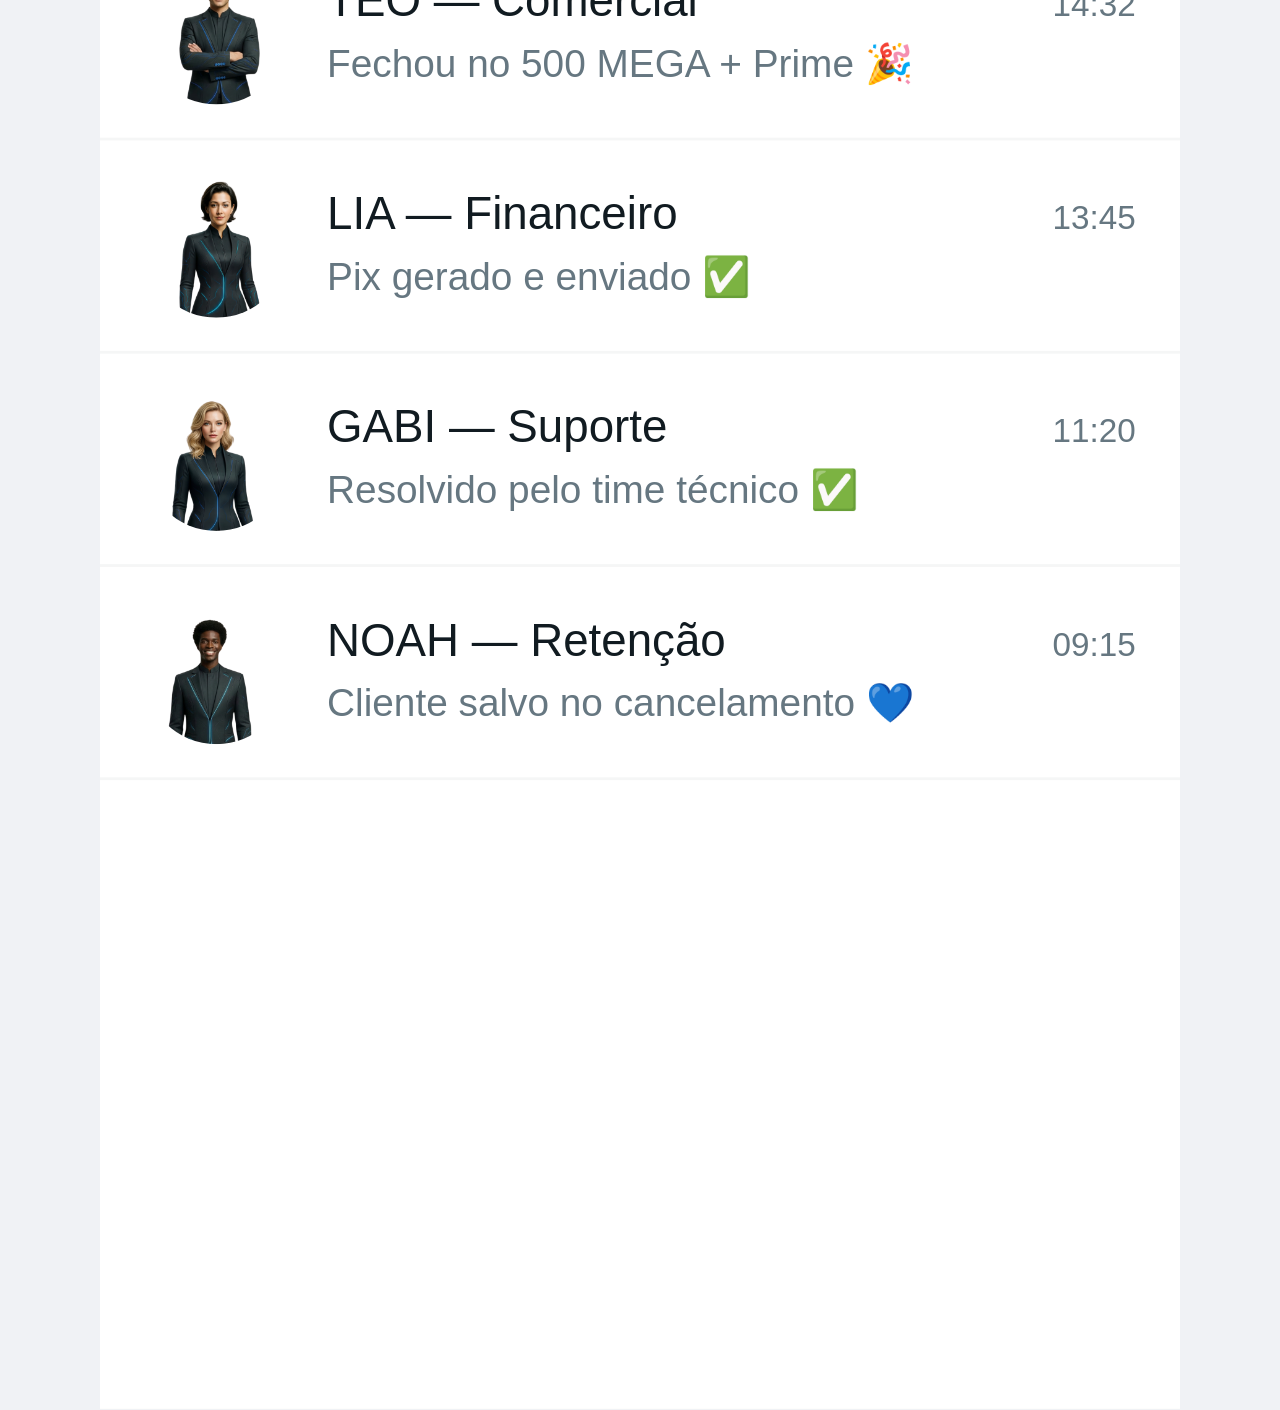
<file: maquina-isp-mockup/mobile/index-clean.html>
<!DOCTYPE html>
<html lang="pt-BR">
<head>
<meta charset="UTF-8">
<meta name="viewport" content="width=device-width, initial-scale=1.0">
<title>Máquina ISP — Mobile Demo (Clean)</title>
<link rel="stylesheet" href="styles.css">
<style>
  body {
    margin: 0;
    padding: 0;
    width: 100vw;
    height: 100vh;
    display: flex;
    align-items: center;
    justify-content: center;
    background: #f0f2f5;
    overflow: hidden;
  }
  .phone-screen {
    /* 1080 / 2.76923 = 390 */
    /* 1920 / 2.76923 = 693.33 */
    width: 390px !important;
    height: 693.33px !important; 
    position: relative !important;
    border-radius: 0 !important;
    transform-origin: center center !important;
    transform: scale(2.7692307) !important;
    background-color: #efeae2;
    box-shadow: none !important;
  }
</style>
</head>
<body>

    <div class="phone-screen">
      <!-- Status bar -->
      <div class="status-bar" id="statusBar" style="border-radius: 0;">
        <span id="statusTime">9:41</span>
        <div class="status-icons">
          <svg viewBox="0 0 18 14" fill="white"><rect x="0" y="10" width="3" height="4" rx="0.5"/><rect x="5" y="7" width="3" height="7" rx="0.5"/><rect x="10" y="3" width="3" height="11" rx="0.5"/><rect x="15" y="0" width="3" height="14" rx="0.5"/></svg>
          <svg viewBox="0 0 17 12" fill="white"><path d="M8.5 12a1.5 1.5 0 1 0 0-3 1.5 1.5 0 0 0 0 3zM4.5 7.5l-2-2a8.5 8.5 0 0 1 12 0l-2 2a5.5 5.5 0 0 0-8 0zM0 3a13.5 13.5 0 0 1 17 0l-2 2a10.5 10.5 0 0 0-13 0L0 3z"/></svg>
          <svg viewBox="0 0 25 13" fill="white"><rect x="0.5" y="0.5" width="21" height="12" rx="3" ry="3" stroke="white" stroke-width="1" fill="none" opacity="0.5"/><rect x="2" y="2" width="18" height="9" rx="1.5" ry="1.5" fill="white"/><rect x="22.5" y="3.5" width="2" height="6" rx="1" fill="white" opacity="0.5"/></svg>
        </div>
      </div>

      <div class="screens">
        <!-- LISTA DE CONVERSAS -->
        <div class="screen screen-list" id="screenList">
          <div class="list-header">
            <h1>WhatsApp</h1>
            <div class="list-header-actions">
              <svg viewBox="0 0 24 24"><path d="M12 14.5a3.5 3.5 0 1 0 0-7 3.5 3.5 0 0 0 0 7zM9 2L7.17 4H4a2 2 0 0 0-2 2v12a2 2 0 0 0 2 2h16a2 2 0 0 0 2-2V6a2 2 0 0 0-2-2h-3.17L15 2H9z"/></svg>
              <svg viewBox="0 0 24 24"><path d="M15.5 14h-.79l-.28-.27a6.5 6.5 0 1 0-.7.7l.27.28v.79l5 5 1.5-1.5-5-5zm-6 0a4.5 4.5 0 1 1 0-9 4.5 4.5 0 0 1 0 9z"/></svg>
              <svg viewBox="0 0 24 24"><circle cx="12" cy="5" r="2"/><circle cx="12" cy="12" r="2"/><circle cx="12" cy="19" r="2"/></svg>
            </div>
          </div>

          <div class="search-bar-wrap">
            <div class="search-bar">Pesquisar</div>
          </div>

          <div class="chat-list" id="chatList"></div>
        </div>

        <!-- CHAT -->
        <div class="screen screen-chat" id="screenChat">
          <div class="chat-header">
            <button class="back-btn" id="backBtn">
              <svg viewBox="0 0 24 24"><path d="M20 11H7.83l5.59-5.59L12 4l-8 8 8 8 1.41-1.41L7.83 13H20v-2z"/></svg>
            </button>
            <div class="avatar" id="chatAvatar"></div>
            <div class="chat-header-info">
              <div class="chat-header-name" id="chatHeaderName"></div>
              <div class="chat-header-status" id="chatHeaderStatus">online</div>
            </div>
            <div class="chat-header-actions">
              <svg viewBox="0 0 24 24"><path d="M17 10.5V7c0-.55-.45-1-1-1H4c-.55 0-1 .45-1 1v10c0 .55.45 1 1 1h12c.55 0 1-.45 1-1v-3.5l4 4v-11l-4 4z"/></svg>
              <svg viewBox="0 0 24 24"><path d="M20.01 15.38c-1.23 0-2.42-.2-3.53-.56-.35-.12-.74-.03-1.01.24l-1.57 1.97c-2.83-1.35-5.48-3.9-6.89-6.83l1.95-1.66c.27-.28.35-.67.24-1.02-.37-1.11-.56-2.3-.56-3.53 0-.54-.45-.99-.99-.99H4.19C3.65 3 3 3.24 3 3.99 3 13.28 10.73 21 20.01 21c.71 0 .99-.63.99-1.18v-3.45c0-.54-.45-.99-.99-.99z"/></svg>
              <svg viewBox="0 0 24 24"><circle cx="12" cy="5" r="2"/><circle cx="12" cy="12" r="2"/><circle cx="12" cy="19" r="2"/></svg>
            </div>
          </div>

          <div class="messages-area" id="messagesArea"></div>

          <div class="input-area">
            <div class="input-wrap">
              <button class="icon-btn">
                <svg viewBox="0 0 24 24" fill="currentColor"><path d="M12 2C6.48 2 2 6.48 2 12s4.48 10 10 10 10-4.48 10-10S17.52 2 12 2zm0 18c-4.41 0-8-3.59-8-8s3.59-8 8-8 8 3.59 8 8-3.59 8-8 8zm3.5-9c.83 0 1.5-.67 1.5-1.5S16.33 8 15.5 8 14 8.67 14 9.5s.67 1.5 1.5 1.5zm-7 0c.83 0 1.5-.67 1.5-1.5S9.33 8 8.5 8 7 8.67 7 9.5 7.67 11 8.5 11zm3.5 6.5c2.33 0 4.31-1.46 5.11-3.5H6.89c.8 2.04 2.78 3.5 5.11 3.5z"/></svg>
              </button>
              <input type="text" class="message-input" id="messageInput" placeholder="Mensagem" autocomplete="off"/>
              <button class="icon-btn">
                <svg viewBox="0 0 24 24" fill="currentColor"><path d="M1.816 15.556v.002c0 1.502.584 2.912 1.646 3.972s2.472 1.647 3.974 1.647a5.58 5.58 0 0 0 3.972-1.645l9.547-9.548c.769-.768 1.147-1.767 1.058-2.817-.079-.968-.548-1.927-1.319-2.698-1.594-1.592-4.068-1.711-5.517-.262l-7.916 7.915c-.881.881-.792 2.25.214 3.261.959.958 2.423 1.053 3.263.215l5.511-5.512c.28-.28.267-.722.053-.936l-.244-.244c-.191-.191-.567-.349-.957.04l-5.506 5.506c-.18.18-.635.127-.976-.214-.098-.097-.576-.613-.213-.973l7.915-7.917c.818-.817 2.267-.699 3.23.262.5.501.802 1.1.849 1.685.051.573-.156 1.111-.589 1.543l-9.547 9.549a3.97 3.97 0 0 1-2.829 1.171 3.975 3.975 0 0 1-2.83-1.173 3.973 3.973 0 0 1-1.172-2.828c0-1.071.415-2.076 1.172-2.83l7.209-7.211c.157-.157.264-.579.028-.814L11.5 4.36a.572.572 0 0 0-.834.018l-7.205 7.207a5.577 5.577 0 0 0-1.645 3.971z"/></svg>
              </button>
            </div>
            <button class="send-btn" id="sendBtn">
              <svg viewBox="0 0 24 24"><path d="M1.101 21.757 23.8 12.028 1.101 2.3l.011 7.912 13.623 1.816-13.623 1.817-.011 7.912z"/></svg>
            </button>
          </div>
        </div>
      </div>
    </div>
    
    <button class="floating-reset hidden" id="resetBtn">↻ Reiniciar conversa</button>

<script src="app.js"></script>
</body>
</html>
</file>
<file: glass-effect2/assets/css2_ac990486f183.css>
/* cyrillic-ext */
@font-face {
  font-family: 'Montserrat';
  font-style: normal;
  font-weight: 400;
  font-display: swap;
  src: url("JTUSjIg1_i6t8kCHKm459WRhyyTh89_293d80836a21.woff2") format('woff2');
  unicode-range: U+0460-052F, U+1C80-1C8A, U+20B4, U+2DE0-2DFF, U+A640-A69F, U+FE2E-FE2F;
}
/* cyrillic */
@font-face {
  font-family: 'Montserrat';
  font-style: normal;
  font-weight: 400;
  font-display: swap;
  src: url("JTUSjIg1_i6t8kCHKm459W1hyyTh89_9e6b6d4408ce.woff2") format('woff2');
  unicode-range: U+0301, U+0400-045F, U+0490-0491, U+04B0-04B1, U+2116;
}
/* vietnamese */
@font-face {
  font-family: 'Montserrat';
  font-style: normal;
  font-weight: 400;
  font-display: swap;
  src: url("JTUSjIg1_i6t8kCHKm459WZhyyTh89_c209a25babd2.woff2") format('woff2');
  unicode-range: U+0102-0103, U+0110-0111, U+0128-0129, U+0168-0169, U+01A0-01A1, U+01AF-01B0, U+0300-0301, U+0303-0304, U+0308-0309, U+0323, U+0329, U+1EA0-1EF9, U+20AB;
}
/* latin-ext */
@font-face {
  font-family: 'Montserrat';
  font-style: normal;
  font-weight: 400;
  font-display: swap;
  src: url("JTUSjIg1_i6t8kCHKm459WdhyyTh89_de38a2180d94.woff2") format('woff2');
  unicode-range: U+0100-02BA, U+02BD-02C5, U+02C7-02CC, U+02CE-02D7, U+02DD-02FF, U+0304, U+0308, U+0329, U+1D00-1DBF, U+1E00-1E9F, U+1EF2-1EFF, U+2020, U+20A0-20AB, U+20AD-20C0, U+2113, U+2C60-2C7F, U+A720-A7FF;
}
/* latin */
@font-face {
  font-family: 'Montserrat';
  font-style: normal;
  font-weight: 400;
  font-display: swap;
  src: url("JTUSjIg1_i6t8kCHKm459WlhyyTh89_2f5adf1176f9.woff2") format('woff2');
  unicode-range: U+0000-00FF, U+0131, U+0152-0153, U+02BB-02BC, U+02C6, U+02DA, U+02DC, U+0304, U+0308, U+0329, U+2000-206F, U+20AC, U+2122, U+2191, U+2193, U+2212, U+2215, U+FEFF, U+FFFD;
}
/* cyrillic-ext */
@font-face {
  font-family: 'Montserrat';
  font-style: normal;
  font-weight: 500;
  font-display: swap;
  src: url("JTUSjIg1_i6t8kCHKm459WRhyyTh89_293d80836a21.woff2") format('woff2');
  unicode-range: U+0460-052F, U+1C80-1C8A, U+20B4, U+2DE0-2DFF, U+A640-A69F, U+FE2E-FE2F;
}
/* cyrillic */
@font-face {
  font-family: 'Montserrat';
  font-style: normal;
  font-weight: 500;
  font-display: swap;
  src: url("JTUSjIg1_i6t8kCHKm459W1hyyTh89_9e6b6d4408ce.woff2") format('woff2');
  unicode-range: U+0301, U+0400-045F, U+0490-0491, U+04B0-04B1, U+2116;
}
/* vietnamese */
@font-face {
  font-family: 'Montserrat';
  font-style: normal;
  font-weight: 500;
  font-display: swap;
  src: url("JTUSjIg1_i6t8kCHKm459WZhyyTh89_c209a25babd2.woff2") format('woff2');
  unicode-range: U+0102-0103, U+0110-0111, U+0128-0129, U+0168-0169, U+01A0-01A1, U+01AF-01B0, U+0300-0301, U+0303-0304, U+0308-0309, U+0323, U+0329, U+1EA0-1EF9, U+20AB;
}
/* latin-ext */
@font-face {
  font-family: 'Montserrat';
  font-style: normal;
  font-weight: 500;
  font-display: swap;
  src: url("JTUSjIg1_i6t8kCHKm459WdhyyTh89_de38a2180d94.woff2") format('woff2');
  unicode-range: U+0100-02BA, U+02BD-02C5, U+02C7-02CC, U+02CE-02D7, U+02DD-02FF, U+0304, U+0308, U+0329, U+1D00-1DBF, U+1E00-1E9F, U+1EF2-1EFF, U+2020, U+20A0-20AB, U+20AD-20C0, U+2113, U+2C60-2C7F, U+A720-A7FF;
}
/* latin */
@font-face {
  font-family: 'Montserrat';
  font-style: normal;
  font-weight: 500;
  font-display: swap;
  src: url("JTUSjIg1_i6t8kCHKm459WlhyyTh89_2f5adf1176f9.woff2") format('woff2');
  unicode-range: U+0000-00FF, U+0131, U+0152-0153, U+02BB-02BC, U+02C6, U+02DA, U+02DC, U+0304, U+0308, U+0329, U+2000-206F, U+20AC, U+2122, U+2191, U+2193, U+2212, U+2215, U+FEFF, U+FFFD;
}
/* cyrillic-ext */
@font-face {
  font-family: 'Montserrat';
  font-style: normal;
  font-weight: 600;
  font-display: swap;
  src: url("JTUSjIg1_i6t8kCHKm459WRhyyTh89_293d80836a21.woff2") format('woff2');
  unicode-range: U+0460-052F, U+1C80-1C8A, U+20B4, U+2DE0-2DFF, U+A640-A69F, U+FE2E-FE2F;
}
/* cyrillic */
@font-face {
  font-family: 'Montserrat';
  font-style: normal;
  font-weight: 600;
  font-display: swap;
  src: url("JTUSjIg1_i6t8kCHKm459W1hyyTh89_9e6b6d4408ce.woff2") format('woff2');
  unicode-range: U+0301, U+0400-045F, U+0490-0491, U+04B0-04B1, U+2116;
}
/* vietnamese */
@font-face {
  font-family: 'Montserrat';
  font-style: normal;
  font-weight: 600;
  font-display: swap;
  src: url("JTUSjIg1_i6t8kCHKm459WZhyyTh89_c209a25babd2.woff2") format('woff2');
  unicode-range: U+0102-0103, U+0110-0111, U+0128-0129, U+0168-0169, U+01A0-01A1, U+01AF-01B0, U+0300-0301, U+0303-0304, U+0308-0309, U+0323, U+0329, U+1EA0-1EF9, U+20AB;
}
/* latin-ext */
@font-face {
  font-family: 'Montserrat';
  font-style: normal;
  font-weight: 600;
  font-display: swap;
  src: url("JTUSjIg1_i6t8kCHKm459WdhyyTh89_de38a2180d94.woff2") format('woff2');
  unicode-range: U+0100-02BA, U+02BD-02C5, U+02C7-02CC, U+02CE-02D7, U+02DD-02FF, U+0304, U+0308, U+0329, U+1D00-1DBF, U+1E00-1E9F, U+1EF2-1EFF, U+2020, U+20A0-20AB, U+20AD-20C0, U+2113, U+2C60-2C7F, U+A720-A7FF;
}
/* latin */
@font-face {
  font-family: 'Montserrat';
  font-style: normal;
  font-weight: 600;
  font-display: swap;
  src: url("JTUSjIg1_i6t8kCHKm459WlhyyTh89_2f5adf1176f9.woff2") format('woff2');
  unicode-range: U+0000-00FF, U+0131, U+0152-0153, U+02BB-02BC, U+02C6, U+02DA, U+02DC, U+0304, U+0308, U+0329, U+2000-206F, U+20AC, U+2122, U+2191, U+2193, U+2212, U+2215, U+FEFF, U+FFFD;
}
/* cyrillic-ext */
@font-face {
  font-family: 'Montserrat';
  font-style: normal;
  font-weight: 700;
  font-display: swap;
  src: url("JTUSjIg1_i6t8kCHKm459WRhyyTh89_293d80836a21.woff2") format('woff2');
  unicode-range: U+0460-052F, U+1C80-1C8A, U+20B4, U+2DE0-2DFF, U+A640-A69F, U+FE2E-FE2F;
}
/* cyrillic */
@font-face {
  font-family: 'Montserrat';
  font-style: normal;
  font-weight: 700;
  font-display: swap;
  src: url("JTUSjIg1_i6t8kCHKm459W1hyyTh89_9e6b6d4408ce.woff2") format('woff2');
  unicode-range: U+0301, U+0400-045F, U+0490-0491, U+04B0-04B1, U+2116;
}
/* vietnamese */
@font-face {
  font-family: 'Montserrat';
  font-style: normal;
  font-weight: 700;
  font-display: swap;
  src: url("JTUSjIg1_i6t8kCHKm459WZhyyTh89_c209a25babd2.woff2") format('woff2');
  unicode-range: U+0102-0103, U+0110-0111, U+0128-0129, U+0168-0169, U+01A0-01A1, U+01AF-01B0, U+0300-0301, U+0303-0304, U+0308-0309, U+0323, U+0329, U+1EA0-1EF9, U+20AB;
}
/* latin-ext */
@font-face {
  font-family: 'Montserrat';
  font-style: normal;
  font-weight: 700;
  font-display: swap;
  src: url("JTUSjIg1_i6t8kCHKm459WdhyyTh89_de38a2180d94.woff2") format('woff2');
  unicode-range: U+0100-02BA, U+02BD-02C5, U+02C7-02CC, U+02CE-02D7, U+02DD-02FF, U+0304, U+0308, U+0329, U+1D00-1DBF, U+1E00-1E9F, U+1EF2-1EFF, U+2020, U+20A0-20AB, U+20AD-20C0, U+2113, U+2C60-2C7F, U+A720-A7FF;
}
/* latin */
@font-face {
  font-family: 'Montserrat';
  font-style: normal;
  font-weight: 700;
  font-display: swap;
  src: url("JTUSjIg1_i6t8kCHKm459WlhyyTh89_2f5adf1176f9.woff2") format('woff2');
  unicode-range: U+0000-00FF, U+0131, U+0152-0153, U+02BB-02BC, U+02C6, U+02DA, U+02DC, U+0304, U+0308, U+0329, U+2000-206F, U+20AC, U+2122, U+2191, U+2193, U+2212, U+2215, U+FEFF, U+FFFD;
}
/* cyrillic-ext */
@font-face {
  font-family: 'Montserrat';
  font-style: normal;
  font-weight: 800;
  font-display: swap;
  src: url("JTUSjIg1_i6t8kCHKm459WRhyyTh89_293d80836a21.woff2") format('woff2');
  unicode-range: U+0460-052F, U+1C80-1C8A, U+20B4, U+2DE0-2DFF, U+A640-A69F, U+FE2E-FE2F;
}
/* cyrillic */
@font-face {
  font-family: 'Montserrat';
  font-style: normal;
  font-weight: 800;
  font-display: swap;
  src: url("JTUSjIg1_i6t8kCHKm459W1hyyTh89_9e6b6d4408ce.woff2") format('woff2');
  unicode-range: U+0301, U+0400-045F, U+0490-0491, U+04B0-04B1, U+2116;
}
/* vietnamese */
@font-face {
  font-family: 'Montserrat';
  font-style: normal;
  font-weight: 800;
  font-display: swap;
  src: url("JTUSjIg1_i6t8kCHKm459WZhyyTh89_c209a25babd2.woff2") format('woff2');
  unicode-range: U+0102-0103, U+0110-0111, U+0128-0129, U+0168-0169, U+01A0-01A1, U+01AF-01B0, U+0300-0301, U+0303-0304, U+0308-0309, U+0323, U+0329, U+1EA0-1EF9, U+20AB;
}
/* latin-ext */
@font-face {
  font-family: 'Montserrat';
  font-style: normal;
  font-weight: 800;
  font-display: swap;
  src: url("JTUSjIg1_i6t8kCHKm459WdhyyTh89_de38a2180d94.woff2") format('woff2');
  unicode-range: U+0100-02BA, U+02BD-02C5, U+02C7-02CC, U+02CE-02D7, U+02DD-02FF, U+0304, U+0308, U+0329, U+1D00-1DBF, U+1E00-1E9F, U+1EF2-1EFF, U+2020, U+20A0-20AB, U+20AD-20C0, U+2113, U+2C60-2C7F, U+A720-A7FF;
}
/* latin */
@font-face {
  font-family: 'Montserrat';
  font-style: normal;
  font-weight: 800;
  font-display: swap;
  src: url("JTUSjIg1_i6t8kCHKm459WlhyyTh89_2f5adf1176f9.woff2") format('woff2');
  unicode-range: U+0000-00FF, U+0131, U+0152-0153, U+02BB-02BC, U+02C6, U+02DA, U+02DC, U+0304, U+0308, U+0329, U+2000-206F, U+20AC, U+2122, U+2191, U+2193, U+2212, U+2215, U+FEFF, U+FFFD;
}
/* cyrillic-ext */
@font-face {
  font-family: 'Open Sans';
  font-style: normal;
  font-weight: 300;
  font-stretch: 100%;
  font-display: swap;
  src: url("memvYaGs126MiZpBA-UvWbX2vVnXBb_047dd3815545.woff2") format('woff2');
  unicode-range: U+0460-052F, U+1C80-1C8A, U+20B4, U+2DE0-2DFF, U+A640-A69F, U+FE2E-FE2F;
}
/* cyrillic */
@font-face {
  font-family: 'Open Sans';
  font-style: normal;
  font-weight: 300;
  font-stretch: 100%;
  font-display: swap;
  src: url("memvYaGs126MiZpBA-UvWbX2vVnXBb_6cf2fe2d3d0d.woff2") format('woff2');
  unicode-range: U+0301, U+0400-045F, U+0490-0491, U+04B0-04B1, U+2116;
}
/* greek-ext */
@font-face {
  font-family: 'Open Sans';
  font-style: normal;
  font-weight: 300;
  font-stretch: 100%;
  font-display: swap;
  src: url("memvYaGs126MiZpBA-UvWbX2vVnXBb_c1cec3cb7663.woff2") format('woff2');
  unicode-range: U+1F00-1FFF;
}
/* greek */
@font-face {
  font-family: 'Open Sans';
  font-style: normal;
  font-weight: 300;
  font-stretch: 100%;
  font-display: swap;
  src: url("memvYaGs126MiZpBA-UvWbX2vVnXBb_b8321ec7ebf7.woff2") format('woff2');
  unicode-range: U+0370-0377, U+037A-037F, U+0384-038A, U+038C, U+038E-03A1, U+03A3-03FF;
}
/* hebrew */
@font-face {
  font-family: 'Open Sans';
  font-style: normal;
  font-weight: 300;
  font-stretch: 100%;
  font-display: swap;
  src: url("memvYaGs126MiZpBA-UvWbX2vVnXBb_439c4ed27a0b.woff2") format('woff2');
  unicode-range: U+0307-0308, U+0590-05FF, U+200C-2010, U+20AA, U+25CC, U+FB1D-FB4F;
}
/* math */
@font-face {
  font-family: 'Open Sans';
  font-style: normal;
  font-weight: 300;
  font-stretch: 100%;
  font-display: swap;
  src: url("memvYaGs126MiZpBA-UvWbX2vVnXBb_922cd6c6d3cf.woff2") format('woff2');
  unicode-range: U+0302-0303, U+0305, U+0307-0308, U+0310, U+0312, U+0315, U+031A, U+0326-0327, U+032C, U+032F-0330, U+0332-0333, U+0338, U+033A, U+0346, U+034D, U+0391-03A1, U+03A3-03A9, U+03B1-03C9, U+03D1, U+03D5-03D6, U+03F0-03F1, U+03F4-03F5, U+2016-2017, U+2034-2038, U+203C, U+2040, U+2043, U+2047, U+2050, U+2057, U+205F, U+2070-2071, U+2074-208E, U+2090-209C, U+20D0-20DC, U+20E1, U+20E5-20EF, U+2100-2112, U+2114-2115, U+2117-2121, U+2123-214F, U+2190, U+2192, U+2194-21AE, U+21B0-21E5, U+21F1-21F2, U+21F4-2211, U+2213-2214, U+2216-22FF, U+2308-230B, U+2310, U+2319, U+231C-2321, U+2336-237A, U+237C, U+2395, U+239B-23B7, U+23D0, U+23DC-23E1, U+2474-2475, U+25AF, U+25B3, U+25B7, U+25BD, U+25C1, U+25CA, U+25CC, U+25FB, U+266D-266F, U+27C0-27FF, U+2900-2AFF, U+2B0E-2B11, U+2B30-2B4C, U+2BFE, U+3030, U+FF5B, U+FF5D, U+1D400-1D7FF, U+1EE00-1EEFF;
}
/* symbols */
@font-face {
  font-family: 'Open Sans';
  font-style: normal;
  font-weight: 300;
  font-stretch: 100%;
  font-display: swap;
  src: url("memvYaGs126MiZpBA-UvWbX2vVnXBb_a48cf46a7964.woff2") format('woff2');
  unicode-range: U+0001-000C, U+000E-001F, U+007F-009F, U+20DD-20E0, U+20E2-20E4, U+2150-218F, U+2190, U+2192, U+2194-2199, U+21AF, U+21E6-21F0, U+21F3, U+2218-2219, U+2299, U+22C4-22C6, U+2300-243F, U+2440-244A, U+2460-24FF, U+25A0-27BF, U+2800-28FF, U+2921-2922, U+2981, U+29BF, U+29EB, U+2B00-2BFF, U+4DC0-4DFF, U+FFF9-FFFB, U+10140-1018E, U+10190-1019C, U+101A0, U+101D0-101FD, U+102E0-102FB, U+10E60-10E7E, U+1D2C0-1D2D3, U+1D2E0-1D37F, U+1F000-1F0FF, U+1F100-1F1AD, U+1F1E6-1F1FF, U+1F30D-1F30F, U+1F315, U+1F31C, U+1F31E, U+1F320-1F32C, U+1F336, U+1F378, U+1F37D, U+1F382, U+1F393-1F39F, U+1F3A7-1F3A8, U+1F3AC-1F3AF, U+1F3C2, U+1F3C4-1F3C6, U+1F3CA-1F3CE, U+1F3D4-1F3E0, U+1F3ED, U+1F3F1-1F3F3, U+1F3F5-1F3F7, U+1F408, U+1F415, U+1F41F, U+1F426, U+1F43F, U+1F441-1F442, U+1F444, U+1F446-1F449, U+1F44C-1F44E, U+1F453, U+1F46A, U+1F47D, U+1F4A3, U+1F4B0, U+1F4B3, U+1F4B9, U+1F4BB, U+1F4BF, U+1F4C8-1F4CB, U+1F4D6, U+1F4DA, U+1F4DF, U+1F4E3-1F4E6, U+1F4EA-1F4ED, U+1F4F7, U+1F4F9-1F4FB, U+1F4FD-1F4FE, U+1F503, U+1F507-1F50B, U+1F50D, U+1F512-1F513, U+1F53E-1F54A, U+1F54F-1F5FA, U+1F610, U+1F650-1F67F, U+1F687, U+1F68D, U+1F691, U+1F694, U+1F698, U+1F6AD, U+1F6B2, U+1F6B9-1F6BA, U+1F6BC, U+1F6C6-1F6CF, U+1F6D3-1F6D7, U+1F6E0-1F6EA, U+1F6F0-1F6F3, U+1F6F7-1F6FC, U+1F700-1F7FF, U+1F800-1F80B, U+1F810-1F847, U+1F850-1F859, U+1F860-1F887, U+1F890-1F8AD, U+1F8B0-1F8BB, U+1F8C0-1F8C1, U+1F900-1F90B, U+1F93B, U+1F946, U+1F984, U+1F996, U+1F9E9, U+1FA00-1FA6F, U+1FA70-1FA7C, U+1FA80-1FA89, U+1FA8F-1FAC6, U+1FACE-1FADC, U+1FADF-1FAE9, U+1FAF0-1FAF8, U+1FB00-1FBFF;
}
/* vietnamese */
@font-face {
  font-family: 'Open Sans';
  font-style: normal;
  font-weight: 300;
  font-stretch: 100%;
  font-display: swap;
  src: url("memvYaGs126MiZpBA-UvWbX2vVnXBb_3430f5853676.woff2") format('woff2');
  unicode-range: U+0102-0103, U+0110-0111, U+0128-0129, U+0168-0169, U+01A0-01A1, U+01AF-01B0, U+0300-0301, U+0303-0304, U+0308-0309, U+0323, U+0329, U+1EA0-1EF9, U+20AB;
}
/* latin-ext */
@font-face {
  font-family: 'Open Sans';
  font-style: normal;
  font-weight: 300;
  font-stretch: 100%;
  font-display: swap;
  src: url("memvYaGs126MiZpBA-UvWbX2vVnXBb_840d42442caa.woff2") format('woff2');
  unicode-range: U+0100-02BA, U+02BD-02C5, U+02C7-02CC, U+02CE-02D7, U+02DD-02FF, U+0304, U+0308, U+0329, U+1D00-1DBF, U+1E00-1E9F, U+1EF2-1EFF, U+2020, U+20A0-20AB, U+20AD-20C0, U+2113, U+2C60-2C7F, U+A720-A7FF;
}
/* latin */
@font-face {
  font-family: 'Open Sans';
  font-style: normal;
  font-weight: 300;
  font-stretch: 100%;
  font-display: swap;
  src: url("memvYaGs126MiZpBA-UvWbX2vVnXBb_2808bca2fb6d.woff2") format('woff2');
  unicode-range: U+0000-00FF, U+0131, U+0152-0153, U+02BB-02BC, U+02C6, U+02DA, U+02DC, U+0304, U+0308, U+0329, U+2000-206F, U+20AC, U+2122, U+2191, U+2193, U+2212, U+2215, U+FEFF, U+FFFD;
}
/* cyrillic-ext */
@font-face {
  font-family: 'Open Sans';
  font-style: normal;
  font-weight: 400;
  font-stretch: 100%;
  font-display: swap;
  src: url("memvYaGs126MiZpBA-UvWbX2vVnXBb_047dd3815545.woff2") format('woff2');
  unicode-range: U+0460-052F, U+1C80-1C8A, U+20B4, U+2DE0-2DFF, U+A640-A69F, U+FE2E-FE2F;
}
/* cyrillic */
@font-face {
  font-family: 'Open Sans';
  font-style: normal;
  font-weight: 400;
  font-stretch: 100%;
  font-display: swap;
  src: url("memvYaGs126MiZpBA-UvWbX2vVnXBb_6cf2fe2d3d0d.woff2") format('woff2');
  unicode-range: U+0301, U+0400-045F, U+0490-0491, U+04B0-04B1, U+2116;
}
/* greek-ext */
@font-face {
  font-family: 'Open Sans';
  font-style: normal;
  font-weight: 400;
  font-stretch: 100%;
  font-display: swap;
  src: url("memvYaGs126MiZpBA-UvWbX2vVnXBb_c1cec3cb7663.woff2") format('woff2');
  unicode-range: U+1F00-1FFF;
}
/* greek */
@font-face {
  font-family: 'Open Sans';
  font-style: normal;
  font-weight: 400;
  font-stretch: 100%;
  font-display: swap;
  src: url("memvYaGs126MiZpBA-UvWbX2vVnXBb_b8321ec7ebf7.woff2") format('woff2');
  unicode-range: U+0370-0377, U+037A-037F, U+0384-038A, U+038C, U+038E-03A1, U+03A3-03FF;
}
/* hebrew */
@font-face {
  font-family: 'Open Sans';
  font-style: normal;
  font-weight: 400;
  font-stretch: 100%;
  font-display: swap;
  src: url("memvYaGs126MiZpBA-UvWbX2vVnXBb_439c4ed27a0b.woff2") format('woff2');
  unicode-range: U+0307-0308, U+0590-05FF, U+200C-2010, U+20AA, U+25CC, U+FB1D-FB4F;
}
/* math */
@font-face {
  font-family: 'Open Sans';
  font-style: normal;
  font-weight: 400;
  font-stretch: 100%;
  font-display: swap;
  src: url("memvYaGs126MiZpBA-UvWbX2vVnXBb_922cd6c6d3cf.woff2") format('woff2');
  unicode-range: U+0302-0303, U+0305, U+0307-0308, U+0310, U+0312, U+0315, U+031A, U+0326-0327, U+032C, U+032F-0330, U+0332-0333, U+0338, U+033A, U+0346, U+034D, U+0391-03A1, U+03A3-03A9, U+03B1-03C9, U+03D1, U+03D5-03D6, U+03F0-03F1, U+03F4-03F5, U+2016-2017, U+2034-2038, U+203C, U+2040, U+2043, U+2047, U+2050, U+2057, U+205F, U+2070-2071, U+2074-208E, U+2090-209C, U+20D0-20DC, U+20E1, U+20E5-20EF, U+2100-2112, U+2114-2115, U+2117-2121, U+2123-214F, U+2190, U+2192, U+2194-21AE, U+21B0-21E5, U+21F1-21F2, U+21F4-2211, U+2213-2214, U+2216-22FF, U+2308-230B, U+2310, U+2319, U+231C-2321, U+2336-237A, U+237C, U+2395, U+239B-23B7, U+23D0, U+23DC-23E1, U+2474-2475, U+25AF, U+25B3, U+25B7, U+25BD, U+25C1, U+25CA, U+25CC, U+25FB, U+266D-266F, U+27C0-27FF, U+2900-2AFF, U+2B0E-2B11, U+2B30-2B4C, U+2BFE, U+3030, U+FF5B, U+FF5D, U+1D400-1D7FF, U+1EE00-1EEFF;
}
/* symbols */
@font-face {
  font-family: 'Open Sans';
  font-style: normal;
  font-weight: 400;
  font-stretch: 100%;
  font-display: swap;
  src: url("memvYaGs126MiZpBA-UvWbX2vVnXBb_a48cf46a7964.woff2") format('woff2');
  unicode-range: U+0001-000C, U+000E-001F, U+007F-009F, U+20DD-20E0, U+20E2-20E4, U+2150-218F, U+2190, U+2192, U+2194-2199, U+21AF, U+21E6-21F0, U+21F3, U+2218-2219, U+2299, U+22C4-22C6, U+2300-243F, U+2440-244A, U+2460-24FF, U+25A0-27BF, U+2800-28FF, U+2921-2922, U+2981, U+29BF, U+29EB, U+2B00-2BFF, U+4DC0-4DFF, U+FFF9-FFFB, U+10140-1018E, U+10190-1019C, U+101A0, U+101D0-101FD, U+102E0-102FB, U+10E60-10E7E, U+1D2C0-1D2D3, U+1D2E0-1D37F, U+1F000-1F0FF, U+1F100-1F1AD, U+1F1E6-1F1FF, U+1F30D-1F30F, U+1F315, U+1F31C, U+1F31E, U+1F320-1F32C, U+1F336, U+1F378, U+1F37D, U+1F382, U+1F393-1F39F, U+1F3A7-1F3A8, U+1F3AC-1F3AF, U+1F3C2, U+1F3C4-1F3C6, U+1F3CA-1F3CE, U+1F3D4-1F3E0, U+1F3ED, U+1F3F1-1F3F3, U+1F3F5-1F3F7, U+1F408, U+1F415, U+1F41F, U+1F426, U+1F43F, U+1F441-1F442, U+1F444, U+1F446-1F449, U+1F44C-1F44E, U+1F453, U+1F46A, U+1F47D, U+1F4A3, U+1F4B0, U+1F4B3, U+1F4B9, U+1F4BB, U+1F4BF, U+1F4C8-1F4CB, U+1F4D6, U+1F4DA, U+1F4DF, U+1F4E3-1F4E6, U+1F4EA-1F4ED, U+1F4F7, U+1F4F9-1F4FB, U+1F4FD-1F4FE, U+1F503, U+1F507-1F50B, U+1F50D, U+1F512-1F513, U+1F53E-1F54A, U+1F54F-1F5FA, U+1F610, U+1F650-1F67F, U+1F687, U+1F68D, U+1F691, U+1F694, U+1F698, U+1F6AD, U+1F6B2, U+1F6B9-1F6BA, U+1F6BC, U+1F6C6-1F6CF, U+1F6D3-1F6D7, U+1F6E0-1F6EA, U+1F6F0-1F6F3, U+1F6F7-1F6FC, U+1F700-1F7FF, U+1F800-1F80B, U+1F810-1F847, U+1F850-1F859, U+1F860-1F887, U+1F890-1F8AD, U+1F8B0-1F8BB, U+1F8C0-1F8C1, U+1F900-1F90B, U+1F93B, U+1F946, U+1F984, U+1F996, U+1F9E9, U+1FA00-1FA6F, U+1FA70-1FA7C, U+1FA80-1FA89, U+1FA8F-1FAC6, U+1FACE-1FADC, U+1FADF-1FAE9, U+1FAF0-1FAF8, U+1FB00-1FBFF;
}
/* vietnamese */
@font-face {
  font-family: 'Open Sans';
  font-style: normal;
  font-weight: 400;
  font-stretch: 100%;
  font-display: swap;
  src: url("memvYaGs126MiZpBA-UvWbX2vVnXBb_3430f5853676.woff2") format('woff2');
  unicode-range: U+0102-0103, U+0110-0111, U+0128-0129, U+0168-0169, U+01A0-01A1, U+01AF-01B0, U+0300-0301, U+0303-0304, U+0308-0309, U+0323, U+0329, U+1EA0-1EF9, U+20AB;
}
/* latin-ext */
@font-face {
  font-family: 'Open Sans';
  font-style: normal;
  font-weight: 400;
  font-stretch: 100%;
  font-display: swap;
  src: url("memvYaGs126MiZpBA-UvWbX2vVnXBb_840d42442caa.woff2") format('woff2');
  unicode-range: U+0100-02BA, U+02BD-02C5, U+02C7-02CC, U+02CE-02D7, U+02DD-02FF, U+0304, U+0308, U+0329, U+1D00-1DBF, U+1E00-1E9F, U+1EF2-1EFF, U+2020, U+20A0-20AB, U+20AD-20C0, U+2113, U+2C60-2C7F, U+A720-A7FF;
}
/* latin */
@font-face {
  font-family: 'Open Sans';
  font-style: normal;
  font-weight: 400;
  font-stretch: 100%;
  font-display: swap;
  src: url("memvYaGs126MiZpBA-UvWbX2vVnXBb_2808bca2fb6d.woff2") format('woff2');
  unicode-range: U+0000-00FF, U+0131, U+0152-0153, U+02BB-02BC, U+02C6, U+02DA, U+02DC, U+0304, U+0308, U+0329, U+2000-206F, U+20AC, U+2122, U+2191, U+2193, U+2212, U+2215, U+FEFF, U+FFFD;
}
/* cyrillic-ext */
@font-face {
  font-family: 'Open Sans';
  font-style: normal;
  font-weight: 500;
  font-stretch: 100%;
  font-display: swap;
  src: url("memvYaGs126MiZpBA-UvWbX2vVnXBb_047dd3815545.woff2") format('woff2');
  unicode-range: U+0460-052F, U+1C80-1C8A, U+20B4, U+2DE0-2DFF, U+A640-A69F, U+FE2E-FE2F;
}
/* cyrillic */
@font-face {
  font-family: 'Open Sans';
  font-style: normal;
  font-weight: 500;
  font-stretch: 100%;
  font-display: swap;
  src: url("memvYaGs126MiZpBA-UvWbX2vVnXBb_6cf2fe2d3d0d.woff2") format('woff2');
  unicode-range: U+0301, U+0400-045F, U+0490-0491, U+04B0-04B1, U+2116;
}
/* greek-ext */
@font-face {
  font-family: 'Open Sans';
  font-style: normal;
  font-weight: 500;
  font-stretch: 100%;
  font-display: swap;
  src: url("memvYaGs126MiZpBA-UvWbX2vVnXBb_c1cec3cb7663.woff2") format('woff2');
  unicode-range: U+1F00-1FFF;
}
/* greek */
@font-face {
  font-family: 'Open Sans';
  font-style: normal;
  font-weight: 500;
  font-stretch: 100%;
  font-display: swap;
  src: url("memvYaGs126MiZpBA-UvWbX2vVnXBb_b8321ec7ebf7.woff2") format('woff2');
  unicode-range: U+0370-0377, U+037A-037F, U+0384-038A, U+038C, U+038E-03A1, U+03A3-03FF;
}
/* hebrew */
@font-face {
  font-family: 'Open Sans';
  font-style: normal;
  font-weight: 500;
  font-stretch: 100%;
  font-display: swap;
  src: url("memvYaGs126MiZpBA-UvWbX2vVnXBb_439c4ed27a0b.woff2") format('woff2');
  unicode-range: U+0307-0308, U+0590-05FF, U+200C-2010, U+20AA, U+25CC, U+FB1D-FB4F;
}
/* math */
@font-face {
  font-family: 'Open Sans';
  font-style: normal;
  font-weight: 500;
  font-stretch: 100%;
  font-display: swap;
  src: url("memvYaGs126MiZpBA-UvWbX2vVnXBb_922cd6c6d3cf.woff2") format('woff2');
  unicode-range: U+0302-0303, U+0305, U+0307-0308, U+0310, U+0312, U+0315, U+031A, U+0326-0327, U+032C, U+032F-0330, U+0332-0333, U+0338, U+033A, U+0346, U+034D, U+0391-03A1, U+03A3-03A9, U+03B1-03C9, U+03D1, U+03D5-03D6, U+03F0-03F1, U+03F4-03F5, U+2016-2017, U+2034-2038, U+203C, U+2040, U+2043, U+2047, U+2050, U+2057, U+205F, U+2070-2071, U+2074-208E, U+2090-209C, U+20D0-20DC, U+20E1, U+20E5-20EF, U+2100-2112, U+2114-2115, U+2117-2121, U+2123-214F, U+2190, U+2192, U+2194-21AE, U+21B0-21E5, U+21F1-21F2, U+21F4-2211, U+2213-2214, U+2216-22FF, U+2308-230B, U+2310, U+2319, U+231C-2321, U+2336-237A, U+237C, U+2395, U+239B-23B7, U+23D0, U+23DC-23E1, U+2474-2475, U+25AF, U+25B3, U+25B7, U+25BD, U+25C1, U+25CA, U+25CC, U+25FB, U+266D-266F, U+27C0-27FF, U+2900-2AFF, U+2B0E-2B11, U+2B30-2B4C, U+2BFE, U+3030, U+FF5B, U+FF5D, U+1D400-1D7FF, U+1EE00-1EEFF;
}
/* symbols */
@font-face {
  font-family: 'Open Sans';
  font-style: normal;
  font-weight: 500;
  font-stretch: 100%;
  font-display: swap;
  src: url("memvYaGs126MiZpBA-UvWbX2vVnXBb_a48cf46a7964.woff2") format('woff2');
  unicode-range: U+0001-000C, U+000E-001F, U+007F-009F, U+20DD-20E0, U+20E2-20E4, U+2150-218F, U+2190, U+2192, U+2194-2199, U+21AF, U+21E6-21F0, U+21F3, U+2218-2219, U+2299, U+22C4-22C6, U+2300-243F, U+2440-244A, U+2460-24FF, U+25A0-27BF, U+2800-28FF, U+2921-2922, U+2981, U+29BF, U+29EB, U+2B00-2BFF, U+4DC0-4DFF, U+FFF9-FFFB, U+10140-1018E, U+10190-1019C, U+101A0, U+101D0-101FD, U+102E0-102FB, U+10E60-10E7E, U+1D2C0-1D2D3, U+1D2E0-1D37F, U+1F000-1F0FF, U+1F100-1F1AD, U+1F1E6-1F1FF, U+1F30D-1F30F, U+1F315, U+1F31C, U+1F31E, U+1F320-1F32C, U+1F336, U+1F378, U+1F37D, U+1F382, U+1F393-1F39F, U+1F3A7-1F3A8, U+1F3AC-1F3AF, U+1F3C2, U+1F3C4-1F3C6, U+1F3CA-1F3CE, U+1F3D4-1F3E0, U+1F3ED, U+1F3F1-1F3F3, U+1F3F5-1F3F7, U+1F408, U+1F415, U+1F41F, U+1F426, U+1F43F, U+1F441-1F442, U+1F444, U+1F446-1F449, U+1F44C-1F44E, U+1F453, U+1F46A, U+1F47D, U+1F4A3, U+1F4B0, U+1F4B3, U+1F4B9, U+1F4BB, U+1F4BF, U+1F4C8-1F4CB, U+1F4D6, U+1F4DA, U+1F4DF, U+1F4E3-1F4E6, U+1F4EA-1F4ED, U+1F4F7, U+1F4F9-1F4FB, U+1F4FD-1F4FE, U+1F503, U+1F507-1F50B, U+1F50D, U+1F512-1F513, U+1F53E-1F54A, U+1F54F-1F5FA, U+1F610, U+1F650-1F67F, U+1F687, U+1F68D, U+1F691, U+1F694, U+1F698, U+1F6AD, U+1F6B2, U+1F6B9-1F6BA, U+1F6BC, U+1F6C6-1F6CF, U+1F6D3-1F6D7, U+1F6E0-1F6EA, U+1F6F0-1F6F3, U+1F6F7-1F6FC, U+1F700-1F7FF, U+1F800-1F80B, U+1F810-1F847, U+1F850-1F859, U+1F860-1F887, U+1F890-1F8AD, U+1F8B0-1F8BB, U+1F8C0-1F8C1, U+1F900-1F90B, U+1F93B, U+1F946, U+1F984, U+1F996, U+1F9E9, U+1FA00-1FA6F, U+1FA70-1FA7C, U+1FA80-1FA89, U+1FA8F-1FAC6, U+1FACE-1FADC, U+1FADF-1FAE9, U+1FAF0-1FAF8, U+1FB00-1FBFF;
}
/* vietnamese */
@font-face {
  font-family: 'Open Sans';
  font-style: normal;
  font-weight: 500;
  font-stretch: 100%;
  font-display: swap;
  src: url("memvYaGs126MiZpBA-UvWbX2vVnXBb_3430f5853676.woff2") format('woff2');
  unicode-range: U+0102-0103, U+0110-0111, U+0128-0129, U+0168-0169, U+01A0-01A1, U+01AF-01B0, U+0300-0301, U+0303-0304, U+0308-0309, U+0323, U+0329, U+1EA0-1EF9, U+20AB;
}
/* latin-ext */
@font-face {
  font-family: 'Open Sans';
  font-style: normal;
  font-weight: 500;
  font-stretch: 100%;
  font-display: swap;
  src: url("memvYaGs126MiZpBA-UvWbX2vVnXBb_840d42442caa.woff2") format('woff2');
  unicode-range: U+0100-02BA, U+02BD-02C5, U+02C7-02CC, U+02CE-02D7, U+02DD-02FF, U+0304, U+0308, U+0329, U+1D00-1DBF, U+1E00-1E9F, U+1EF2-1EFF, U+2020, U+20A0-20AB, U+20AD-20C0, U+2113, U+2C60-2C7F, U+A720-A7FF;
}
/* latin */
@font-face {
  font-family: 'Open Sans';
  font-style: normal;
  font-weight: 500;
  font-stretch: 100%;
  font-display: swap;
  src: url("memvYaGs126MiZpBA-UvWbX2vVnXBb_2808bca2fb6d.woff2") format('woff2');
  unicode-range: U+0000-00FF, U+0131, U+0152-0153, U+02BB-02BC, U+02C6, U+02DA, U+02DC, U+0304, U+0308, U+0329, U+2000-206F, U+20AC, U+2122, U+2191, U+2193, U+2212, U+2215, U+FEFF, U+FFFD;
}
/* cyrillic-ext */
@font-face {
  font-family: 'Open Sans';
  font-style: normal;
  font-weight: 600;
  font-stretch: 100%;
  font-display: swap;
  src: url("memvYaGs126MiZpBA-UvWbX2vVnXBb_047dd3815545.woff2") format('woff2');
  unicode-range: U+0460-052F, U+1C80-1C8A, U+20B4, U+2DE0-2DFF, U+A640-A69F, U+FE2E-FE2F;
}
/* cyrillic */
@font-face {
  font-family: 'Open Sans';
  font-style: normal;
  font-weight: 600;
  font-stretch: 100%;
  font-display: swap;
  src: url("memvYaGs126MiZpBA-UvWbX2vVnXBb_6cf2fe2d3d0d.woff2") format('woff2');
  unicode-range: U+0301, U+0400-045F, U+0490-0491, U+04B0-04B1, U+2116;
}
/* greek-ext */
@font-face {
  font-family: 'Open Sans';
  font-style: normal;
  font-weight: 600;
  font-stretch: 100%;
  font-display: swap;
  src: url("memvYaGs126MiZpBA-UvWbX2vVnXBb_c1cec3cb7663.woff2") format('woff2');
  unicode-range: U+1F00-1FFF;
}
/* greek */
@font-face {
  font-family: 'Open Sans';
  font-style: normal;
  font-weight: 600;
  font-stretch: 100%;
  font-display: swap;
  src: url("memvYaGs126MiZpBA-UvWbX2vVnXBb_b8321ec7ebf7.woff2") format('woff2');
  unicode-range: U+0370-0377, U+037A-037F, U+0384-038A, U+038C, U+038E-03A1, U+03A3-03FF;
}
/* hebrew */
@font-face {
  font-family: 'Open Sans';
  font-style: normal;
  font-weight: 600;
  font-stretch: 100%;
  font-display: swap;
  src: url("memvYaGs126MiZpBA-UvWbX2vVnXBb_439c4ed27a0b.woff2") format('woff2');
  unicode-range: U+0307-0308, U+0590-05FF, U+200C-2010, U+20AA, U+25CC, U+FB1D-FB4F;
}
/* math */
@font-face {
  font-family: 'Open Sans';
  font-style: normal;
  font-weight: 600;
  font-stretch: 100%;
  font-display: swap;
  src: url("memvYaGs126MiZpBA-UvWbX2vVnXBb_922cd6c6d3cf.woff2") format('woff2');
  unicode-range: U+0302-0303, U+0305, U+0307-0308, U+0310, U+0312, U+0315, U+031A, U+0326-0327, U+032C, U+032F-0330, U+0332-0333, U+0338, U+033A, U+0346, U+034D, U+0391-03A1, U+03A3-03A9, U+03B1-03C9, U+03D1, U+03D5-03D6, U+03F0-03F1, U+03F4-03F5, U+2016-2017, U+2034-2038, U+203C, U+2040, U+2043, U+2047, U+2050, U+2057, U+205F, U+2070-2071, U+2074-208E, U+2090-209C, U+20D0-20DC, U+20E1, U+20E5-20EF, U+2100-2112, U+2114-2115, U+2117-2121, U+2123-214F, U+2190, U+2192, U+2194-21AE, U+21B0-21E5, U+21F1-21F2, U+21F4-2211, U+2213-2214, U+2216-22FF, U+2308-230B, U+2310, U+2319, U+231C-2321, U+2336-237A, U+237C, U+2395, U+239B-23B7, U+23D0, U+23DC-23E1, U+2474-2475, U+25AF, U+25B3, U+25B7, U+25BD, U+25C1, U+25CA, U+25CC, U+25FB, U+266D-266F, U+27C0-27FF, U+2900-2AFF, U+2B0E-2B11, U+2B30-2B4C, U+2BFE, U+3030, U+FF5B, U+FF5D, U+1D400-1D7FF, U+1EE00-1EEFF;
}
/* symbols */
@font-face {
  font-family: 'Open Sans';
  font-style: normal;
  font-weight: 600;
  font-stretch: 100%;
  font-display: swap;
  src: url("memvYaGs126MiZpBA-UvWbX2vVnXBb_a48cf46a7964.woff2") format('woff2');
  unicode-range: U+0001-000C, U+000E-001F, U+007F-009F, U+20DD-20E0, U+20E2-20E4, U+2150-218F, U+2190, U+2192, U+2194-2199, U+21AF, U+21E6-21F0, U+21F3, U+2218-2219, U+2299, U+22C4-22C6, U+2300-243F, U+2440-244A, U+2460-24FF, U+25A0-27BF, U+2800-28FF, U+2921-2922, U+2981, U+29BF, U+29EB, U+2B00-2BFF, U+4DC0-4DFF, U+FFF9-FFFB, U+10140-1018E, U+10190-1019C, U+101A0, U+101D0-101FD, U+102E0-102FB, U+10E60-10E7E, U+1D2C0-1D2D3, U+1D2E0-1D37F, U+1F000-1F0FF, U+1F100-1F1AD, U+1F1E6-1F1FF, U+1F30D-1F30F, U+1F315, U+1F31C, U+1F31E, U+1F320-1F32C, U+1F336, U+1F378, U+1F37D, U+1F382, U+1F393-1F39F, U+1F3A7-1F3A8, U+1F3AC-1F3AF, U+1F3C2, U+1F3C4-1F3C6, U+1F3CA-1F3CE, U+1F3D4-1F3E0, U+1F3ED, U+1F3F1-1F3F3, U+1F3F5-1F3F7, U+1F408, U+1F415, U+1F41F, U+1F426, U+1F43F, U+1F441-1F442, U+1F444, U+1F446-1F449, U+1F44C-1F44E, U+1F453, U+1F46A, U+1F47D, U+1F4A3, U+1F4B0, U+1F4B3, U+1F4B9, U+1F4BB, U+1F4BF, U+1F4C8-1F4CB, U+1F4D6, U+1F4DA, U+1F4DF, U+1F4E3-1F4E6, U+1F4EA-1F4ED, U+1F4F7, U+1F4F9-1F4FB, U+1F4FD-1F4FE, U+1F503, U+1F507-1F50B, U+1F50D, U+1F512-1F513, U+1F53E-1F54A, U+1F54F-1F5FA, U+1F610, U+1F650-1F67F, U+1F687, U+1F68D, U+1F691, U+1F694, U+1F698, U+1F6AD, U+1F6B2, U+1F6B9-1F6BA, U+1F6BC, U+1F6C6-1F6CF, U+1F6D3-1F6D7, U+1F6E0-1F6EA, U+1F6F0-1F6F3, U+1F6F7-1F6FC, U+1F700-1F7FF, U+1F800-1F80B, U+1F810-1F847, U+1F850-1F859, U+1F860-1F887, U+1F890-1F8AD, U+1F8B0-1F8BB, U+1F8C0-1F8C1, U+1F900-1F90B, U+1F93B, U+1F946, U+1F984, U+1F996, U+1F9E9, U+1FA00-1FA6F, U+1FA70-1FA7C, U+1FA80-1FA89, U+1FA8F-1FAC6, U+1FACE-1FADC, U+1FADF-1FAE9, U+1FAF0-1FAF8, U+1FB00-1FBFF;
}
/* vietnamese */
@font-face {
  font-family: 'Open Sans';
  font-style: normal;
  font-weight: 600;
  font-stretch: 100%;
  font-display: swap;
  src: url("memvYaGs126MiZpBA-UvWbX2vVnXBb_3430f5853676.woff2") format('woff2');
  unicode-range: U+0102-0103, U+0110-0111, U+0128-0129, U+0168-0169, U+01A0-01A1, U+01AF-01B0, U+0300-0301, U+0303-0304, U+0308-0309, U+0323, U+0329, U+1EA0-1EF9, U+20AB;
}
/* latin-ext */
@font-face {
  font-family: 'Open Sans';
  font-style: normal;
  font-weight: 600;
  font-stretch: 100%;
  font-display: swap;
  src: url("memvYaGs126MiZpBA-UvWbX2vVnXBb_840d42442caa.woff2") format('woff2');
  unicode-range: U+0100-02BA, U+02BD-02C5, U+02C7-02CC, U+02CE-02D7, U+02DD-02FF, U+0304, U+0308, U+0329, U+1D00-1DBF, U+1E00-1E9F, U+1EF2-1EFF, U+2020, U+20A0-20AB, U+20AD-20C0, U+2113, U+2C60-2C7F, U+A720-A7FF;
}
/* latin */
@font-face {
  font-family: 'Open Sans';
  font-style: normal;
  font-weight: 600;
  font-stretch: 100%;
  font-display: swap;
  src: url("memvYaGs126MiZpBA-UvWbX2vVnXBb_2808bca2fb6d.woff2") format('woff2');
  unicode-range: U+0000-00FF, U+0131, U+0152-0153, U+02BB-02BC, U+02C6, U+02DA, U+02DC, U+0304, U+0308, U+0329, U+2000-206F, U+20AC, U+2122, U+2191, U+2193, U+2212, U+2215, U+FEFF, U+FFFD;
}
/* thai */
@font-face {
  font-family: 'Prompt';
  font-style: normal;
  font-weight: 300;
  font-display: swap;
  src: url("-W_8XJnvUD7dzB2Cy_gIfWMuUZctdh_c694cd1e2841.woff2") format('woff2');
  unicode-range: U+02D7, U+0303, U+0331, U+0E01-0E5B, U+200C-200D, U+25CC;
}
/* vietnamese */
@font-face {
  font-family: 'Prompt';
  font-style: normal;
  font-weight: 300;
  font-display: swap;
  src: url("-W_8XJnvUD7dzB2Cy_gIZmMuUZctdh_bc98a26d34a6.woff2") format('woff2');
  unicode-range: U+0102-0103, U+0110-0111, U+0128-0129, U+0168-0169, U+01A0-01A1, U+01AF-01B0, U+0300-0301, U+0303-0304, U+0308-0309, U+0323, U+0329, U+1EA0-1EF9, U+20AB;
}
/* latin-ext */
@font-face {
  font-family: 'Prompt';
  font-style: normal;
  font-weight: 300;
  font-display: swap;
  src: url("-W_8XJnvUD7dzB2Cy_gIZ2MuUZctdh_b9f93c4bf09d.woff2") format('woff2');
  unicode-range: U+0100-02BA, U+02BD-02C5, U+02C7-02CC, U+02CE-02D7, U+02DD-02FF, U+0304, U+0308, U+0329, U+1D00-1DBF, U+1E00-1E9F, U+1EF2-1EFF, U+2020, U+20A0-20AB, U+20AD-20C0, U+2113, U+2C60-2C7F, U+A720-A7FF;
}
/* latin */
@font-face {
  font-family: 'Prompt';
  font-style: normal;
  font-weight: 300;
  font-display: swap;
  src: url("-W_8XJnvUD7dzB2Cy_gIaWMuUZctdg_a4d5189e07d5.woff2") format('woff2');
  unicode-range: U+0000-00FF, U+0131, U+0152-0153, U+02BB-02BC, U+02C6, U+02DA, U+02DC, U+0304, U+0308, U+0329, U+2000-206F, U+20AC, U+2122, U+2191, U+2193, U+2212, U+2215, U+FEFF, U+FFFD;
}
/* thai */
@font-face {
  font-family: 'Prompt';
  font-style: normal;
  font-weight: 400;
  font-display: swap;
  src: url("-W__XJnvUD7dzB2KdNodREEje60k_9ee4185783a2.woff2") format('woff2');
  unicode-range: U+02D7, U+0303, U+0331, U+0E01-0E5B, U+200C-200D, U+25CC;
}
/* vietnamese */
@font-face {
  font-family: 'Prompt';
  font-style: normal;
  font-weight: 400;
  font-display: swap;
  src: url("-W__XJnvUD7dzB2Kb9odREEje60k_c4f3ec9cab77.woff2") format('woff2');
  unicode-range: U+0102-0103, U+0110-0111, U+0128-0129, U+0168-0169, U+01A0-01A1, U+01AF-01B0, U+0300-0301, U+0303-0304, U+0308-0309, U+0323, U+0329, U+1EA0-1EF9, U+20AB;
}
/* latin-ext */
@font-face {
  font-family: 'Prompt';
  font-style: normal;
  font-weight: 400;
  font-display: swap;
  src: url("-W__XJnvUD7dzB2KbtodREEje60k_94e32bee3222.woff2") format('woff2');
  unicode-range: U+0100-02BA, U+02BD-02C5, U+02C7-02CC, U+02CE-02D7, U+02DD-02FF, U+0304, U+0308, U+0329, U+1D00-1DBF, U+1E00-1E9F, U+1EF2-1EFF, U+2020, U+20A0-20AB, U+20AD-20C0, U+2113, U+2C60-2C7F, U+A720-A7FF;
}
/* latin */
@font-face {
  font-family: 'Prompt';
  font-style: normal;
  font-weight: 400;
  font-display: swap;
  src: url("-W__XJnvUD7dzB2KYNodREEjew_9e147571804f.woff2") format('woff2');
  unicode-range: U+0000-00FF, U+0131, U+0152-0153, U+02BB-02BC, U+02C6, U+02DA, U+02DC, U+0304, U+0308, U+0329, U+2000-206F, U+20AC, U+2122, U+2191, U+2193, U+2212, U+2215, U+FEFF, U+FFFD;
}
/* thai */
@font-face {
  font-family: 'Prompt';
  font-style: normal;
  font-weight: 500;
  font-display: swap;
  src: url("-W_8XJnvUD7dzB2Ck_kIfWMuUZctdh_e971d1a6281a.woff2") format('woff2');
  unicode-range: U+02D7, U+0303, U+0331, U+0E01-0E5B, U+200C-200D, U+25CC;
}
/* vietnamese */
@font-face {
  font-family: 'Prompt';
  font-style: normal;
  font-weight: 500;
  font-display: swap;
  src: url("-W_8XJnvUD7dzB2Ck_kIZmMuUZctdh_ec4181f7eae9.woff2") format('woff2');
  unicode-range: U+0102-0103, U+0110-0111, U+0128-0129, U+0168-0169, U+01A0-01A1, U+01AF-01B0, U+0300-0301, U+0303-0304, U+0308-0309, U+0323, U+0329, U+1EA0-1EF9, U+20AB;
}
/* latin-ext */
@font-face {
  font-family: 'Prompt';
  font-style: normal;
  font-weight: 500;
  font-display: swap;
  src: url("-W_8XJnvUD7dzB2Ck_kIZ2MuUZctdh_7ebfae5dc97c.woff2") format('woff2');
  unicode-range: U+0100-02BA, U+02BD-02C5, U+02C7-02CC, U+02CE-02D7, U+02DD-02FF, U+0304, U+0308, U+0329, U+1D00-1DBF, U+1E00-1E9F, U+1EF2-1EFF, U+2020, U+20A0-20AB, U+20AD-20C0, U+2113, U+2C60-2C7F, U+A720-A7FF;
}
/* latin */
@font-face {
  font-family: 'Prompt';
  font-style: normal;
  font-weight: 500;
  font-display: swap;
  src: url("-W_8XJnvUD7dzB2Ck_kIaWMuUZctdg_f56d6e92c0a3.woff2") format('woff2');
  unicode-range: U+0000-00FF, U+0131, U+0152-0153, U+02BB-02BC, U+02C6, U+02DA, U+02DC, U+0304, U+0308, U+0329, U+2000-206F, U+20AC, U+2122, U+2191, U+2193, U+2212, U+2215, U+FEFF, U+FFFD;
}
/* thai */
@font-face {
  font-family: 'Prompt';
  font-style: normal;
  font-weight: 600;
  font-display: swap;
  src: url("-W_8XJnvUD7dzB2Cv_4IfWMuUZctdh_b4859a59a0da.woff2") format('woff2');
  unicode-range: U+02D7, U+0303, U+0331, U+0E01-0E5B, U+200C-200D, U+25CC;
}
/* vietnamese */
@font-face {
  font-family: 'Prompt';
  font-style: normal;
  font-weight: 600;
  font-display: swap;
  src: url("-W_8XJnvUD7dzB2Cv_4IZmMuUZctdh_e12edfcabd21.woff2") format('woff2');
  unicode-range: U+0102-0103, U+0110-0111, U+0128-0129, U+0168-0169, U+01A0-01A1, U+01AF-01B0, U+0300-0301, U+0303-0304, U+0308-0309, U+0323, U+0329, U+1EA0-1EF9, U+20AB;
}
/* latin-ext */
@font-face {
  font-family: 'Prompt';
  font-style: normal;
  font-weight: 600;
  font-display: swap;
  src: url("-W_8XJnvUD7dzB2Cv_4IZ2MuUZctdh_7611f4f66fc6.woff2") format('woff2');
  unicode-range: U+0100-02BA, U+02BD-02C5, U+02C7-02CC, U+02CE-02D7, U+02DD-02FF, U+0304, U+0308, U+0329, U+1D00-1DBF, U+1E00-1E9F, U+1EF2-1EFF, U+2020, U+20A0-20AB, U+20AD-20C0, U+2113, U+2C60-2C7F, U+A720-A7FF;
}
/* latin */
@font-face {
  font-family: 'Prompt';
  font-style: normal;
  font-weight: 600;
  font-display: swap;
  src: url("-W_8XJnvUD7dzB2Cv_4IaWMuUZctdg_970deec18e81.woff2") format('woff2');
  unicode-range: U+0000-00FF, U+0131, U+0152-0153, U+02BB-02BC, U+02C6, U+02DA, U+02DC, U+0304, U+0308, U+0329, U+2000-206F, U+20AC, U+2122, U+2191, U+2193, U+2212, U+2215, U+FEFF, U+FFFD;
}
/* thai */
@font-face {
  font-family: 'Prompt';
  font-style: normal;
  font-weight: 700;
  font-display: swap;
  src: url("-W_8XJnvUD7dzB2C2_8IfWMuUZctdh_d66654d0caa8.woff2") format('woff2');
  unicode-range: U+02D7, U+0303, U+0331, U+0E01-0E5B, U+200C-200D, U+25CC;
}
/* vietnamese */
@font-face {
  font-family: 'Prompt';
  font-style: normal;
  font-weight: 700;
  font-display: swap;
  src: url("-W_8XJnvUD7dzB2C2_8IZmMuUZctdh_e4ccbb022ab7.woff2") format('woff2');
  unicode-range: U+0102-0103, U+0110-0111, U+0128-0129, U+0168-0169, U+01A0-01A1, U+01AF-01B0, U+0300-0301, U+0303-0304, U+0308-0309, U+0323, U+0329, U+1EA0-1EF9, U+20AB;
}
/* latin-ext */
@font-face {
  font-family: 'Prompt';
  font-style: normal;
  font-weight: 700;
  font-display: swap;
  src: url("-W_8XJnvUD7dzB2C2_8IZ2MuUZctdh_260cf3b33c0f.woff2") format('woff2');
  unicode-range: U+0100-02BA, U+02BD-02C5, U+02C7-02CC, U+02CE-02D7, U+02DD-02FF, U+0304, U+0308, U+0329, U+1D00-1DBF, U+1E00-1E9F, U+1EF2-1EFF, U+2020, U+20A0-20AB, U+20AD-20C0, U+2113, U+2C60-2C7F, U+A720-A7FF;
}
/* latin */
@font-face {
  font-family: 'Prompt';
  font-style: normal;
  font-weight: 700;
  font-display: swap;
  src: url("-W_8XJnvUD7dzB2C2_8IaWMuUZctdg_83557862e620.woff2") format('woff2');
  unicode-range: U+0000-00FF, U+0131, U+0152-0153, U+02BB-02BC, U+02C6, U+02DA, U+02DC, U+0304, U+0308, U+0329, U+2000-206F, U+20AC, U+2122, U+2191, U+2193, U+2212, U+2215, U+FEFF, U+FFFD;
}
</file>
<file: maquina-isp-mockup/desktop/styles.css>
* { box-sizing: border-box; margin: 0; padding: 0; }

:root {
  --wa-bg: #f0f2f5;
  --wa-chat-bg: #efeae2;
  --wa-bubble-bot: #ffffff;
  --wa-bubble-user: #d9fdd3;
  --wa-text: #111b21;
  --wa-text-muted: #667781;
  --wa-border: #e9edef;
  --wa-primary: #00a884;
  --wa-check: #53bdeb;
}

html, body { height: 100%; overflow: hidden; }

body {
  font-family: -apple-system, BlinkMacSystemFont, "Segoe UI", Roboto, "Helvetica Neue", Arial, sans-serif;
  background: var(--wa-bg);
  color: var(--wa-text);
  font-size: 15px;
}

.app {
  display: flex;
  height: 100vh;
  background: white;
}

/* === SIDEBAR === */
.sidebar {
  width: 400px;
  min-width: 400px;
  border-right: 1px solid var(--wa-border);
  display: flex;
  flex-direction: column;
  background: white;
}

.sidebar-header {
  padding: 14px 16px;
  background: var(--wa-bg);
  display: flex;
  align-items: center;
  gap: 12px;
  border-bottom: 1px solid var(--wa-border);
}

.logo {
  width: 42px;
  height: 42px;
  border-radius: 50%;
  background: linear-gradient(135deg, #00a884, #0a7d5f);
  color: white;
  display: flex;
  align-items: center;
  justify-content: center;
  font-weight: 700;
  font-size: 18px;
}

.sidebar-title { font-size: 16px; font-weight: 600; line-height: 1.2; }
.sidebar-subtitle { font-size: 13px; color: var(--wa-text-muted); margin-top: 2px; }

.search-section {
  padding: 8px 12px;
  border-bottom: 1px solid var(--wa-border);
}

.search-box {
  background: var(--wa-bg);
  border-radius: 8px;
  padding: 8px 14px 8px 42px;
  font-size: 14px;
  color: var(--wa-text-muted);
  position: relative;
}

.search-box::before {
  content: '';
  position: absolute;
  left: 14px;
  top: 50%;
  transform: translateY(-50%);
  width: 14px;
  height: 14px;
  background-image: url("data:image/svg+xml;utf8,<svg xmlns='http://www.w3.org/2000/svg' viewBox='0 0 24 24' fill='%23667781'><path d='M15.009 13.805h-.636l-.22-.219a5.184 5.184 0 0 0 1.256-3.386 5.207 5.207 0 1 0-5.207 5.208 5.183 5.183 0 0 0 3.385-1.255l.221.22v.635l4.004 3.999 1.194-1.195-3.997-4.007zm-4.808 0a3.605 3.605 0 1 1 0-7.21 3.605 3.605 0 0 1 0 7.21z'/></svg>");
  background-repeat: no-repeat;
  background-size: contain;
}

.chat-list { flex: 1; overflow-y: auto; }

.chat-item {
  display: flex;
  padding: 12px 16px;
  cursor: pointer;
  align-items: center;
  gap: 12px;
  border-bottom: 1px solid #f5f6f6;
  transition: background 0.12s;
}

.chat-item:hover { background: #f5f6f6; }
.chat-item.active { background: #f0f2f5; }

.avatar {
  width: 50px;
  height: 50px;
  border-radius: 50%;
  display: flex;
  align-items: center;
  justify-content: center;
  color: white;
  font-weight: 600;
  font-size: 20px;
  flex-shrink: 0;
}

.avatar-teo { background: linear-gradient(135deg, #3b82f6, #1d4ed8); }
.avatar-lia { background: linear-gradient(135deg, #14b8a6, #0f766e); }
.avatar-gabi { background: linear-gradient(135deg, #ec4899, #be185d); }
.avatar-noah { background: linear-gradient(135deg, #a855f7, #6d28d9); }

.chat-details { flex: 1; min-width: 0; }

.chat-row-top {
  display: flex;
  justify-content: space-between;
  align-items: baseline;
  margin-bottom: 4px;
}

.chat-name { font-size: 16px; font-weight: 500; }
.chat-time { font-size: 12px; color: var(--wa-text-muted); }

.chat-preview {
  font-size: 14px;
  color: var(--wa-text-muted);
  white-space: nowrap;
  overflow: hidden;
  text-overflow: ellipsis;
}

/* === MAIN === */
.main {
  flex: 1;
  display: flex;
  flex-direction: column;
  background: var(--wa-chat-bg);
  position: relative;
}

.main::before {
  content: '';
  position: absolute;
  inset: 0;
  background-image: url("data:image/svg+xml;utf8,<svg xmlns='http://www.w3.org/2000/svg' width='60' height='60' viewBox='0 0 60 60'><g fill='%23000' fill-opacity='0.025'><path d='M36 34v-4h-2v4h-4v2h4v4h2v-4h4v-2h-4zm0-30V0h-2v4h-4v2h4v4h2V6h4V4h-4zM6 34v-4H4v4H0v2h4v4h2v-4h4v-2H6zM6 4V0H4v4H0v2h4v4h2V6h4V4H6z'/></g></svg>");
  pointer-events: none;
}

.empty-state {
  flex: 1;
  display: flex;
  flex-direction: column;
  align-items: center;
  justify-content: center;
  background: #f7f8fa;
  color: var(--wa-text-muted);
  text-align: center;
  padding: 40px;
  gap: 10px;
  position: relative;
}

.empty-icon {
  width: 130px;
  height: 130px;
  border-radius: 50%;
  background: #e9edef;
  display: flex;
  align-items: center;
  justify-content: center;
  margin-bottom: 20px;
}

.empty-icon svg { width: 70px; height: 70px; opacity: 0.6; }
.empty-title { font-size: 28px; font-weight: 300; color: #41525d; }
.empty-text { font-size: 14px; max-width: 420px; line-height: 1.6; }

.empty-hint {
  margin-top: 20px;
  padding: 12px 20px;
  background: white;
  border-radius: 8px;
  font-size: 13px;
  color: var(--wa-text-muted);
  box-shadow: 0 1px 3px rgba(0,0,0,0.04);
  max-width: 420px;
  line-height: 1.5;
}

.chat-container {
  flex: 1;
  display: flex;
  flex-direction: column;
  position: relative;
  z-index: 1;
}

.chat-header {
  padding: 10px 16px;
  background: var(--wa-bg);
  display: flex;
  align-items: center;
  gap: 12px;
  border-bottom: 1px solid var(--wa-border);
  z-index: 2;
}

.chat-header .avatar { width: 40px; height: 40px; font-size: 16px; }
.chat-header-info { flex: 1; }
.chat-header-name { font-size: 16px; font-weight: 500; }
.chat-header-status { font-size: 13px; color: var(--wa-text-muted); margin-top: 2px; }
.chat-header-status.typing { color: var(--wa-primary); font-style: italic; }

.reset-btn {
  background: transparent;
  border: 1px solid var(--wa-border);
  border-radius: 6px;
  padding: 6px 12px;
  font-size: 13px;
  color: var(--wa-text-muted);
  cursor: pointer;
  transition: all 0.15s;
}

.reset-btn:hover {
  background: var(--wa-border);
  color: var(--wa-text);
}

.messages-area {
  flex: 1;
  overflow-y: auto;
  padding: 20px 80px;
  display: flex;
  flex-direction: column;
  gap: 2px;
}

.date-separator {
  align-self: center;
  background: white;
  padding: 5px 12px;
  border-radius: 8px;
  font-size: 12.5px;
  color: var(--wa-text-muted);
  margin: 8px 0 16px;
  box-shadow: 0 1px 0.5px rgba(0,0,0,0.05);
  text-transform: uppercase;
  font-weight: 500;
  letter-spacing: 0.3px;
}

.message {
  max-width: 65%;
  padding: 8px 10px 6px;
  border-radius: 8px;
  line-height: 1.4;
  word-wrap: break-word;
  white-space: pre-wrap;
  animation: slideIn 0.2s ease-out;
  box-shadow: 0 1px 0.5px rgba(0,0,0,0.08);
  font-size: 14.5px;
  margin-top: 3px;
}

@keyframes slideIn {
  from { opacity: 0; transform: translateY(6px); }
  to { opacity: 1; transform: translateY(0); }
}

.message.bot {
  background: var(--wa-bubble-bot);
  align-self: flex-start;
  border-top-left-radius: 0;
}

.message.bot + .message.bot {
  border-top-left-radius: 8px;
  margin-top: 2px;
}

.message.user {
  background: var(--wa-bubble-user);
  align-self: flex-end;
  border-top-right-radius: 0;
}

.message.user + .message.user {
  border-top-right-radius: 8px;
  margin-top: 2px;
}

.message-meta {
  display: flex;
  justify-content: flex-end;
  align-items: center;
  gap: 4px;
  margin-top: 2px;
  font-size: 11px;
  color: var(--wa-text-muted);
}

.check-marks {
  color: var(--wa-check);
  font-size: 15px;
  line-height: 1;
  letter-spacing: -5px;
  margin-right: 2px;
  font-weight: bold;
}

.typing-bubble {
  background: var(--wa-bubble-bot);
  align-self: flex-start;
  padding: 14px 18px;
  border-radius: 8px;
  border-top-left-radius: 0;
  display: flex;
  gap: 5px;
  animation: slideIn 0.2s ease-out;
  box-shadow: 0 1px 0.5px rgba(0,0,0,0.08);
  margin-top: 3px;
}

.typing-dot {
  width: 7px;
  height: 7px;
  background: #8696a0;
  border-radius: 50%;
  animation: typingBounce 1.3s infinite;
}

.typing-dot:nth-child(2) { animation-delay: 0.15s; }
.typing-dot:nth-child(3) { animation-delay: 0.3s; }

@keyframes typingBounce {
  0%, 60%, 100% { transform: translateY(0); opacity: 0.5; }
  30% { transform: translateY(-5px); opacity: 1; }
}

.input-area {
  padding: 8px 16px;
  background: var(--wa-bg);
  display: flex;
  gap: 8px;
  align-items: center;
  z-index: 2;
}

.input-icon-btn {
  background: transparent;
  border: none;
  color: #54656f;
  width: 40px;
  height: 40px;
  border-radius: 50%;
  display: flex;
  align-items: center;
  justify-content: center;
  cursor: pointer;
  transition: background 0.15s;
}

.input-icon-btn:hover { background: rgba(0,0,0,0.05); }
.input-icon-btn svg { width: 24px; height: 24px; }

.message-input {
  flex: 1;
  padding: 10px 16px;
  border: none;
  background: white;
  border-radius: 8px;
  font-size: 15px;
  outline: none;
  font-family: inherit;
  color: var(--wa-text);
}

.message-input::placeholder { color: var(--wa-text-muted); }

.hidden { display: none !important; }

::-webkit-scrollbar { width: 6px; }
::-webkit-scrollbar-thumb { background: rgba(0,0,0,0.15); border-radius: 3px; }
::-webkit-scrollbar-thumb:hover { background: rgba(0,0,0,0.3); }

@media (max-width: 900px) {
  .sidebar { width: 360px; min-width: 360px; }
  .messages-area { padding: 16px 20px; }
  .message { max-width: 85%; }
}
</file>
<file: maquina-isp-mockup/mobile/styles.css>
* { box-sizing: border-box; margin: 0; padding: 0; }

:root {
  --wa-green: #008069;
  --wa-green-dark: #006054;
  --wa-chat-bg: #efeae2;
  --wa-bubble-user: #d9fdd3;
  --wa-bubble-bot: #ffffff;
  --wa-text: #111b21;
  --wa-text-muted: #667781;
  --wa-border: #e9edef;
  --wa-check: #53bdeb;
  --wa-input-bg: #f0f2f5;
}

html, body { height: 100%; }

body {
  font-family: -apple-system, BlinkMacSystemFont, "Segoe UI", Roboto, "Helvetica Neue", Arial, sans-serif;
  background: radial-gradient(circle at center, #2a2a2e 0%, #0f0f11 100%);
  min-height: 100vh;
  display: flex;
  justify-content: center;
  align-items: center;
  padding: 20px;
  overflow: hidden;
}

/* ========= FRAME DO CELULAR ========= */
.phone-frame {
  width: 390px;
  height: 844px;
  background: #1a1a1c;
  border-radius: 55px;
  padding: 12px;
  box-shadow:
    0 0 0 2px #2c2c2e,
    0 40px 80px rgba(0, 0, 0, 0.6),
    0 0 100px rgba(0, 128, 105, 0.08);
  position: relative;
  flex-shrink: 0;
}

.phone-screen {
  width: 100%;
  height: 100%;
  background: white;
  border-radius: 43px;
  overflow: hidden;
  position: relative;
  display: flex;
  flex-direction: column;
}

.notch {
  position: absolute;
  top: 10px;
  left: 50%;
  transform: translateX(-50%);
  width: 120px;
  height: 34px;
  background: black;
  border-radius: 20px;
  z-index: 1000;
}

.home-indicator {
  position: absolute;
  bottom: 8px;
  left: 50%;
  transform: translateX(-50%);
  width: 134px;
  height: 5px;
  background: black;
  border-radius: 3px;
  z-index: 1000;
}

.status-bar {
  height: 54px;
  padding: 18px 32px 0;
  display: flex;
  justify-content: space-between;
  align-items: center;
  font-size: 15px;
  font-weight: 600;
  color: white;
  background: var(--wa-green);
  flex-shrink: 0;
}

.status-bar .status-icons {
  display: flex;
  gap: 6px;
  align-items: center;
}

.status-bar svg { width: 18px; height: 14px; }

/* ========= SCREENS ========= */
.screens {
  flex: 1;
  position: relative;
  overflow: hidden;
  background: white;
}

.screen {
  position: absolute;
  inset: 0;
  display: flex;
  flex-direction: column;
  background: white;
  transition: transform 0.28s ease-out;
}

.screen-list { transform: translateX(0); }
.screen-list.hidden { transform: translateX(-100%); }
.screen-chat { transform: translateX(100%); }
.screen-chat.active { transform: translateX(0); }

/* ========= LISTA ========= */
.list-header {
  background: var(--wa-green);
  color: white;
  padding: 8px 16px 14px;
  display: flex;
  justify-content: space-between;
  align-items: center;
  flex-shrink: 0;
}

.list-header h1 {
  font-size: 22px;
  font-weight: 600;
  letter-spacing: 0.2px;
}

.list-header-actions {
  display: flex;
  gap: 20px;
  align-items: center;
}

.list-header-actions svg {
  width: 22px;
  height: 22px;
  fill: white;
  cursor: pointer;
}

.search-bar-wrap {
  padding: 8px 12px 12px;
  background: var(--wa-green);
  flex-shrink: 0;
}

.search-bar {
  background: rgba(255, 255, 255, 0.95);
  border-radius: 22px;
  padding: 10px 16px 10px 44px;
  font-size: 14px;
  color: var(--wa-text-muted);
  position: relative;
  font-weight: 400;
}

.search-bar::before {
  content: '';
  position: absolute;
  left: 16px;
  top: 50%;
  transform: translateY(-50%);
  width: 16px;
  height: 16px;
  background-image: url("data:image/svg+xml;utf8,<svg xmlns='http://www.w3.org/2000/svg' viewBox='0 0 24 24' fill='%23008069'><path d='M15.009 13.805h-.636l-.22-.219a5.184 5.184 0 0 0 1.256-3.386 5.207 5.207 0 1 0-5.207 5.208 5.183 5.183 0 0 0 3.385-1.255l.221.22v.635l4.004 3.999 1.194-1.195-3.997-4.007zm-4.808 0a3.605 3.605 0 1 1 0-7.21 3.605 3.605 0 0 1 0 7.21z'/></svg>");
  background-repeat: no-repeat;
  background-size: contain;
}

.chat-list {
  flex: 1;
  overflow-y: auto;
  background: white;
}

.chat-item {
  display: flex;
  padding: 12px 16px;
  gap: 14px;
  align-items: center;
  cursor: pointer;
  border-bottom: 1px solid #f5f6f6;
  transition: background 0.12s;
}

.chat-item:active { background: #f0f2f5; }

.avatar {
  width: 52px;
  height: 52px;
  border-radius: 50%;
  display: flex;
  align-items: center;
  justify-content: center;
  color: white;
  font-weight: 600;
  font-size: 22px;
  flex-shrink: 0;
}

.avatar-teo { background: #ffffff url('../TEO.png') center 0% / 220% no-repeat; }
.avatar-lia { background: #ffffff url('../LIA.png') center 0% / 220% no-repeat; }
.avatar-gabi { background: #ffffff url('../GABI.png') center 0% / 220% no-repeat; }
.avatar-noah { background: #ffffff url('../NOAH.png') center 0% / 220% no-repeat; }

.chat-details { flex: 1; min-width: 0; }

.chat-row-top {
  display: flex;
  justify-content: space-between;
  align-items: baseline;
  margin-bottom: 4px;
}

.chat-name {
  font-size: 16.5px;
  font-weight: 500;
  color: var(--wa-text);
}

.chat-time {
  font-size: 12px;
  color: var(--wa-text-muted);
}

.chat-preview {
  font-size: 14px;
  color: var(--wa-text-muted);
  white-space: nowrap;
  overflow: hidden;
  text-overflow: ellipsis;
  line-height: 1.4;
}

/* ========= CHAT ========= */
.chat-header {
  background: var(--wa-green);
  padding: 8px 12px 10px;
  display: flex;
  align-items: center;
  gap: 12px;
  color: white;
  flex-shrink: 0;
}

.back-btn {
  background: transparent;
  border: none;
  cursor: pointer;
  padding: 4px;
  display: flex;
  align-items: center;
  justify-content: center;
}

.back-btn svg {
  width: 22px;
  height: 22px;
  fill: white;
}

.chat-header .avatar {
  width: 38px;
  height: 38px;
  font-size: 16px;
}

.chat-header-info {
  flex: 1;
  min-width: 0;
}

.chat-header-name {
  font-size: 16px;
  font-weight: 500;
  color: white;
}

.chat-header-status {
  font-size: 12.5px;
  color: rgba(255, 255, 255, 0.85);
  margin-top: 1px;
}

.chat-header-status.typing { font-style: italic; }

.chat-header-actions {
  display: flex;
  gap: 18px;
  align-items: center;
}

.chat-header-actions svg {
  width: 20px;
  height: 20px;
  fill: white;
}

.messages-area {
  flex: 1;
  overflow-y: auto;
  padding: 12px;
  background: var(--wa-chat-bg);
  background-image: url("data:image/svg+xml;utf8,<svg xmlns='http://www.w3.org/2000/svg' width='60' height='60' viewBox='0 0 60 60'><g fill='%23000' fill-opacity='0.025'><path d='M36 34v-4h-2v4h-4v2h4v4h2v-4h4v-2h-4zm0-30V0h-2v4h-4v2h4v4h2V6h4V4h-4zM6 34v-4H4v4H0v2h4v4h2v-4h4v-2H6zM6 4V0H4v4H0v2h4v4h2V6h4V4H6z'/></g></svg>");
  display: flex;
  flex-direction: column;
  gap: 2px;
}

.date-separator {
  align-self: center;
  background: white;
  padding: 5px 12px;
  border-radius: 8px;
  font-size: 12px;
  color: var(--wa-text-muted);
  margin: 8px 0 12px;
  box-shadow: 0 1px 0.5px rgba(0, 0, 0, 0.05);
  text-transform: uppercase;
  font-weight: 500;
  letter-spacing: 0.3px;
}

.message {
  max-width: 78%;
  padding: 6px 9px 5px;
  border-radius: 8px;
  line-height: 1.35;
  word-wrap: break-word;
  white-space: pre-wrap;
  animation: slideIn 0.2s ease-out;
  box-shadow: 0 1px 0.5px rgba(0, 0, 0, 0.08);
  font-size: 14.5px;
  margin-top: 3px;
}

@keyframes slideIn {
  from { opacity: 0; transform: translateY(6px); }
  to { opacity: 1; transform: translateY(0); }
}

.message.bot {
  background: var(--wa-bubble-bot);
  align-self: flex-start;
  border-top-left-radius: 0;
}

.message.bot + .message.bot {
  border-top-left-radius: 8px;
  margin-top: 2px;
}

.message.user {
  background: var(--wa-bubble-user);
  align-self: flex-end;
  border-top-right-radius: 0;
}

.message.user + .message.user {
  border-top-right-radius: 8px;
  margin-top: 2px;
}

.message-meta {
  display: flex;
  justify-content: flex-end;
  align-items: center;
  gap: 3px;
  margin-top: 2px;
  font-size: 10.5px;
  color: var(--wa-text-muted);
}

.check-marks {
  color: var(--wa-check);
  font-size: 14px;
  line-height: 1;
  letter-spacing: -5px;
  margin-right: 2px;
  font-weight: bold;
}

.typing-bubble {
  background: var(--wa-bubble-bot);
  align-self: flex-start;
  padding: 12px 16px;
  border-radius: 8px;
  border-top-left-radius: 0;
  display: flex;
  gap: 5px;
  animation: slideIn 0.2s ease-out;
  box-shadow: 0 1px 0.5px rgba(0, 0, 0, 0.08);
  margin-top: 3px;
}

.typing-dot {
  width: 6px;
  height: 6px;
  background: #8696a0;
  border-radius: 50%;
  animation: typingBounce 1.3s infinite;
}

.typing-dot:nth-child(2) { animation-delay: 0.15s; }
.typing-dot:nth-child(3) { animation-delay: 0.3s; }

@keyframes typingBounce {
  0%, 60%, 100% { transform: translateY(0); opacity: 0.5; }
  30% { transform: translateY(-5px); opacity: 1; }
}

/* ========= INPUT ========= */
.input-area {
  padding: 8px 10px 18px;
  background: var(--wa-chat-bg);
  display: flex;
  gap: 6px;
  align-items: flex-end;
  flex-shrink: 0;
}

.input-wrap {
  flex: 1;
  background: white;
  border-radius: 22px;
  display: flex;
  align-items: center;
  padding: 6px 6px 6px 12px;
  box-shadow: 0 1px 2px rgba(0, 0, 0, 0.05);
}

.input-wrap .icon-btn {
  background: transparent;
  border: none;
  width: 32px;
  height: 32px;
  border-radius: 50%;
  cursor: pointer;
  display: flex;
  align-items: center;
  justify-content: center;
  flex-shrink: 0;
  color: #54656f;
}

.input-wrap .icon-btn svg { width: 22px; height: 22px; }

.message-input {
  flex: 1;
  border: none;
  outline: none;
  font-size: 15px;
  font-family: inherit;
  color: var(--wa-text);
  padding: 8px 0;
  background: transparent;
  min-width: 0;
}

.message-input::placeholder { color: var(--wa-text-muted); }

.send-btn {
  width: 42px;
  height: 42px;
  border-radius: 50%;
  background: var(--wa-green);
  border: none;
  cursor: pointer;
  display: flex;
  align-items: center;
  justify-content: center;
  color: white;
  flex-shrink: 0;
  transition: background 0.15s;
}

.send-btn:hover { background: var(--wa-green-dark); }
.send-btn svg { width: 20px; height: 20px; fill: white; }

.hidden { display: none !important; }

::-webkit-scrollbar { width: 4px; }
::-webkit-scrollbar-thumb { background: rgba(0, 0, 0, 0.15); border-radius: 2px; }

.help-hint {
  position: fixed;
  bottom: 20px;
  left: 50%;
  transform: translateX(-50%);
  color: rgba(255, 255, 255, 0.5);
  font-size: 12px;
  text-align: center;
  font-family: monospace;
  pointer-events: none;
  z-index: 100;
}

.floating-reset {
  position: absolute;
  top: 70px;
  right: -130px;
  background: rgba(255, 255, 255, 0.1);
  border: 1px solid rgba(255, 255, 255, 0.15);
  color: rgba(255, 255, 255, 0.7);
  padding: 8px 14px;
  border-radius: 6px;
  font-size: 12px;
  cursor: pointer;
  transition: all 0.15s;
  font-family: inherit;
  backdrop-filter: blur(10px);
}

.floating-reset:hover {
  background: rgba(255, 255, 255, 0.15);
  color: white;
}

.floating-reset.hidden { display: none; }

@media (max-width: 500px) {
  body { padding: 0; }
  .phone-frame {
    width: 100vw;
    height: 100vh;
    border-radius: 0;
    padding: 0;
    box-shadow: none;
  }
  .phone-screen { border-radius: 0; }
  .notch, .home-indicator { display: none; }
  .floating-reset { top: 10px; right: 10px; }
  .help-hint { display: none; }
}
</file>
